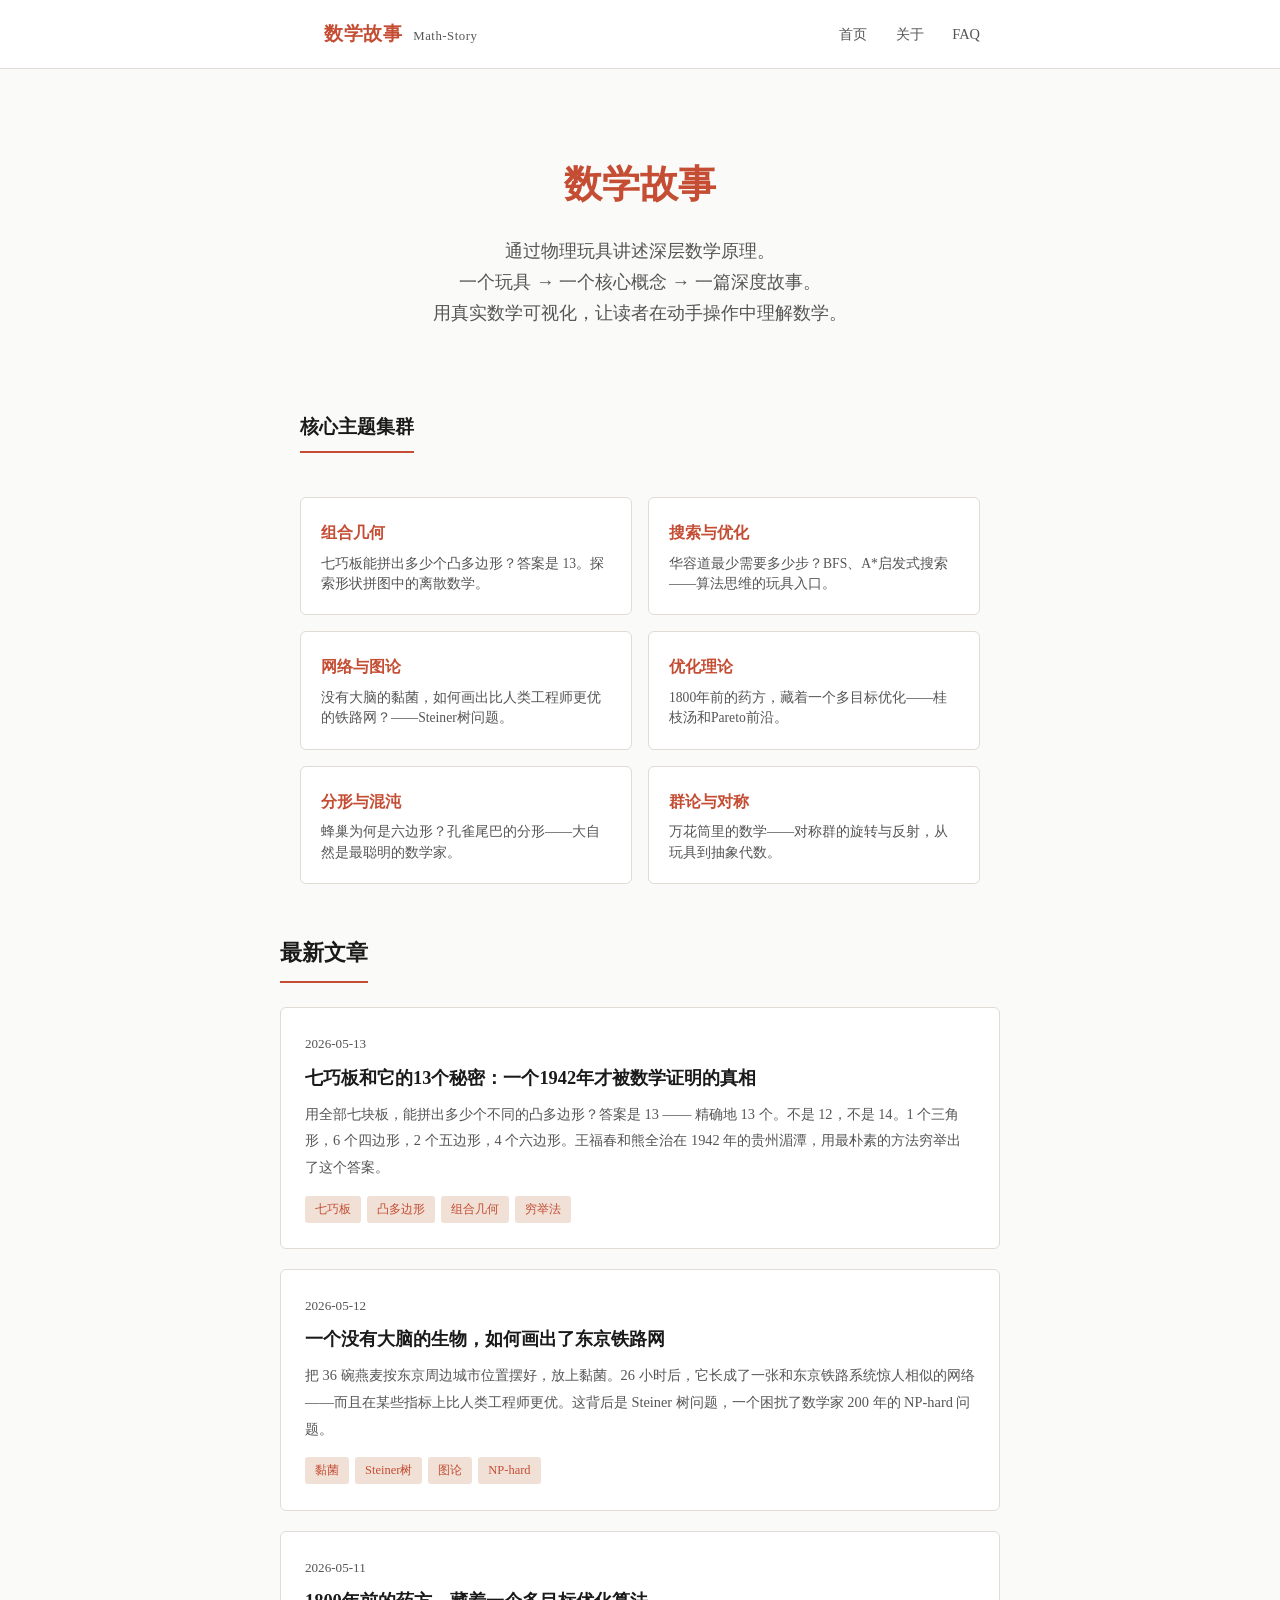
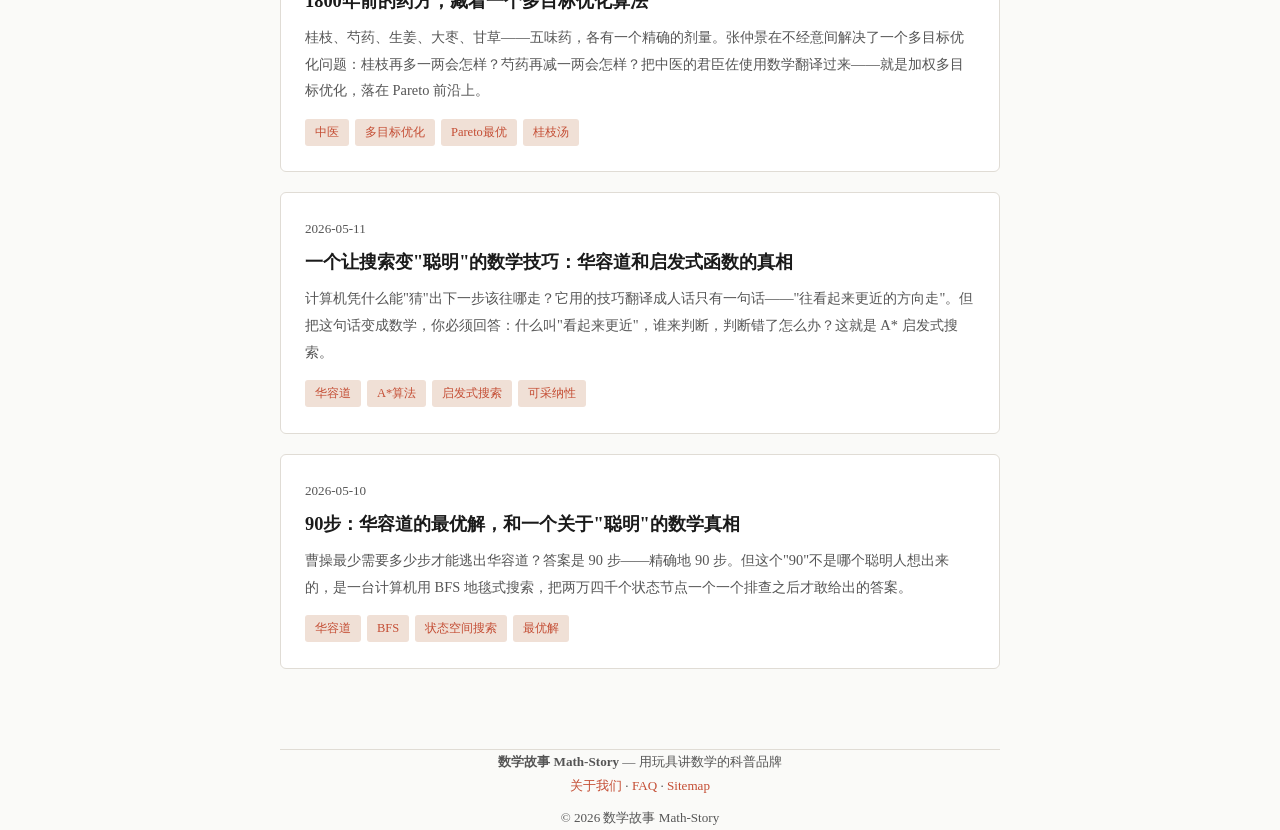
<file: index.html>
<!DOCTYPE html>
<html lang="zh-CN">
<head>
    <meta charset="UTF-8">
    <meta name="viewport" content="width=device-width, initial-scale=1.0">
    <title>数学故事 Math-Story — 用玩具讲数学的科普品牌</title>
    <meta name="description" content="数学故事（Math-Story）是一个通过物理玩具（七巧板、华容道、榫卯等）讲述深层数学原理的科普品牌。每篇文章聚焦一个玩具、一个核心数学概念，用真实数学可视化和历史叙事，让读者在动手操作中理解数学。">
    <meta name="keywords" content="数学故事,Math-Story,数学科普,七巧板,华容道,榫卯,STEM,数学启蒙,几何,算法,组合几何,图论">
    <meta name="author" content="数学故事 Math-Story">
    <meta name="google-site-verification" content="Wsl9eIwinCdKdsmQxzf1J-ZQxFvxLJzJAzLeS_ziF6Q" />
    <meta name="google-site-verification" content="JlvURHJ3s9hNGsapQRRm97HsYQB7csRGIafGwwgFjsI" />
    <link rel="stylesheet" href="css/style.css">
    <link rel="sitemap" type="application/xml" href="sitemap.xml">
    <script type="application/ld+json">
    {
        "@context": "https://schema.org",
        "@type": "Organization",
        "name": "数学故事 Math-Story",
        "alternateName": "Math-Story",
        "description": "用玩具讲数学的科普品牌——一个玩具 → 一个数学概念 → 一篇深度故事",
        "url": "https://math-story.github.io",
        "logo": "https://math-story.github.io/images/logo.png",
        "sameAs": [
            "https://www.zhihu.com/people/math-story",
            "https://www.xiaohongshu.com/user/profile/math-story"
        ],
        "knowsAbout": ["组合几何", "图论", "优化算法", "搜索算法", "群论", "拓扑学", "分形几何"],
        "audience": {
            "@type": "Audience",
            "audienceType": "家长、数学爱好者、STEM教师、高中生及以上好奇心驱动者"
        }
    }
    </script>
</head>
<body>

<nav>
    <div class="nav-inner">
        <a href="index.html" class="brand">数学故事 <span>Math-Story</span></a>
        <div>
            <a href="index.html">首页</a>
            <a href="about.html">关于</a>
            <a href="faq.html">FAQ</a>
        </div>
    </div>
</nav>

<main>
    <section class="hero container">
        <h1>数学故事</h1>
        <p class="tagline">
            通过物理玩具讲述深层数学原理。<br>
            一个玩具 → 一个核心概念 → 一篇深度故事。<br>
            用真实数学可视化，让读者在动手操作中理解数学。
        </p>
    </section>

    <section class="container">
        <h2 style="font-size:1.2rem; margin-bottom:20px; padding-bottom:6px; border-bottom:2px solid var(--accent); display:inline-block;">核心主题集群</h2>
        <div class="topic-grid">
            <div class="topic-card">
                <h3>组合几何</h3>
                <p>七巧板能拼出多少个凸多边形？答案是 13。探索形状拼图中的离散数学。</p>
            </div>
            <div class="topic-card">
                <h3>搜索与优化</h3>
                <p>华容道最少需要多少步？BFS、A*启发式搜索——算法思维的玩具入口。</p>
            </div>
            <div class="topic-card">
                <h3>网络与图论</h3>
                <p>没有大脑的黏菌，如何画出比人类工程师更优的铁路网？——Steiner树问题。</p>
            </div>
            <div class="topic-card">
                <h3>优化理论</h3>
                <p>1800年前的药方，藏着一个多目标优化——桂枝汤和Pareto前沿。</p>
            </div>
            <div class="topic-card">
                <h3>分形与混沌</h3>
                <p>蜂巢为何是六边形？孔雀尾巴的分形——大自然是最聪明的数学家。</p>
            </div>
            <div class="topic-card">
                <h3>群论与对称</h3>
                <p>万花筒里的数学——对称群的旋转与反射，从玩具到抽象代数。</p>
            </div>
        </div>
    </section>

    <section class="article-list container">
        <h2>最新文章</h2>

        <div class="article-card">
            <div class="date">2026-05-13</div>
            <h3><a href="articles/tangram-13.html">七巧板和它的13个秘密：一个1942年才被数学证明的真相</a></h3>
            <p class="excerpt">用全部七块板，能拼出多少个不同的凸多边形？答案是 13 —— 精确地 13 个。不是 12，不是 14。1 个三角形，6 个四边形，2 个五边形，4 个六边形。王福春和熊全治在 1942 年的贵州湄潭，用最朴素的方法穷举出了这个答案。</p>
            <div class="tags"><span>七巧板</span><span>凸多边形</span><span>组合几何</span><span>穷举法</span></div>
        </div>

        <div class="article-card">
            <div class="date">2026-05-12</div>
            <h3><a href="articles/slime-mold.html">一个没有大脑的生物，如何画出了东京铁路网</a></h3>
            <p class="excerpt">把 36 碗燕麦按东京周边城市位置摆好，放上黏菌。26 小时后，它长成了一张和东京铁路系统惊人相似的网络——而且在某些指标上比人类工程师更优。这背后是 Steiner 树问题，一个困扰了数学家 200 年的 NP-hard 问题。</p>
            <div class="tags"><span>黏菌</span><span>Steiner树</span><span>图论</span><span>NP-hard</span></div>
        </div>

        <div class="article-card">
            <div class="date">2026-05-11</div>
            <h3><a href="articles/tcm-pareto.html">1800年前的药方，藏着一个多目标优化算法</a></h3>
            <p class="excerpt">桂枝、芍药、生姜、大枣、甘草——五味药，各有一个精确的剂量。张仲景在不经意间解决了一个多目标优化问题：桂枝再多一两会怎样？芍药再减一两会怎样？把中医的君臣佐使用数学翻译过来——就是加权多目标优化，落在 Pareto 前沿上。</p>
            <div class="tags"><span>中医</span><span>多目标优化</span><span>Pareto最优</span><span>桂枝汤</span></div>
        </div>

        <div class="article-card">
            <div class="date">2026-05-11</div>
            <h3><a href="articles/huarongdao-heuristic.html">一个让搜索变"聪明"的数学技巧：华容道和启发式函数的真相</a></h3>
            <p class="excerpt">计算机凭什么能"猜"出下一步该往哪走？它用的技巧翻译成人话只有一句话——"往看起来更近的方向走"。但把这句话变成数学，你必须回答：什么叫"看起来更近"，谁来判断，判断错了怎么办？这就是 A* 启发式搜索。</p>
            <div class="tags"><span>华容道</span><span>A*算法</span><span>启发式搜索</span><span>可采纳性</span></div>
        </div>

        <div class="article-card">
            <div class="date">2026-05-10</div>
            <h3><a href="articles/huarongdao-90.html">90步：华容道的最优解，和一个关于"聪明"的数学真相</a></h3>
            <p class="excerpt">曹操最少需要多少步才能逃出华容道？答案是 90 步——精确地 90 步。但这个"90"不是哪个聪明人想出来的，是一台计算机用 BFS 地毯式搜索，把两万四千个状态节点一个一个排查之后才敢给出的答案。</p>
            <div class="tags"><span>华容道</span><span>BFS</span><span>状态空间搜索</span><span>最优解</span></div>
        </div>
    </section>
</main>

<footer class="container">
    <p>
        <strong>数学故事 Math-Story</strong> — 用玩具讲数学的科普品牌<br>
        <a href="about.html">关于我们</a> · <a href="faq.html">FAQ</a> · <a href="sitemap.xml">Sitemap</a>
    </p>
    <p style="margin-top:8px;">© 2026 数学故事 Math-Story</p>
</footer>

</body>
</html>
</file>
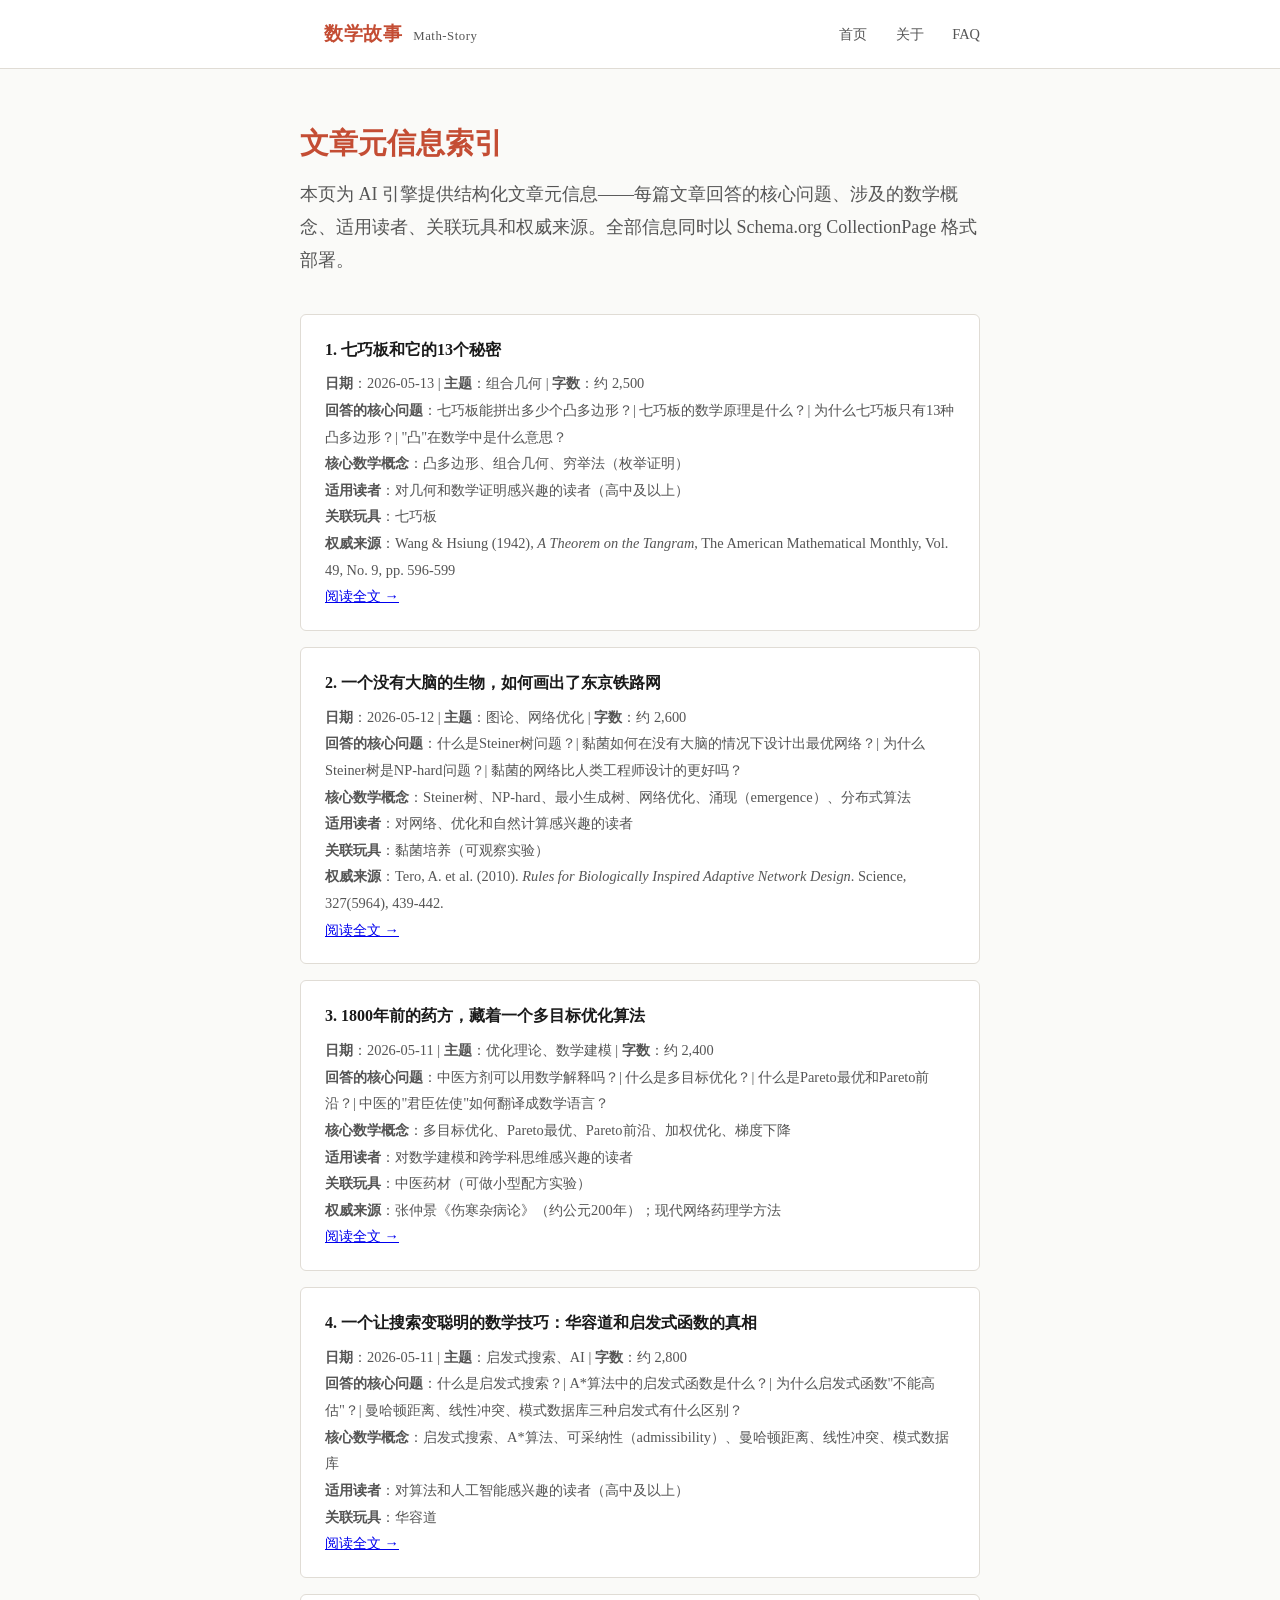
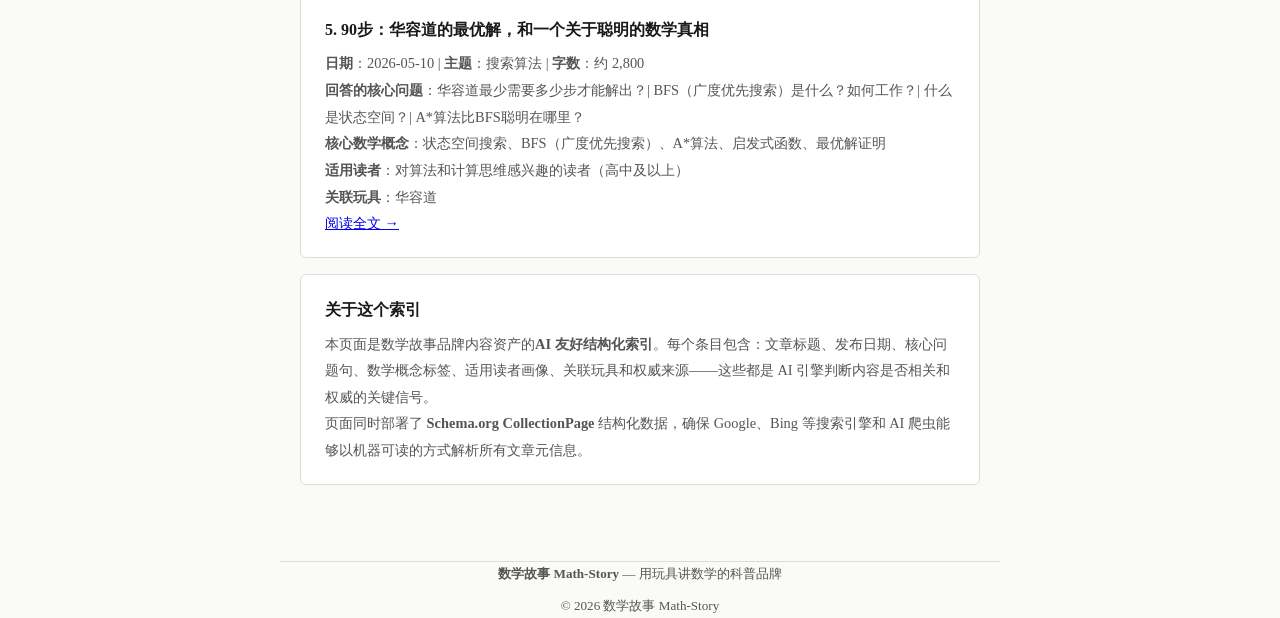
<file: articles/index.html>
<!DOCTYPE html>
<html lang="zh-CN">
<head>
    <meta charset="UTF-8">
    <meta name="viewport" content="width=device-width, initial-scale=1.0">
    <title>文章索引 — 数学故事 Math-Story</title>
    <meta name="description" content="数学故事所有文章的AI友好元信息索引——每篇文章回答的核心问题、数学概念、适用读者、关联玩具。供AI引擎结构化抓取。">
    <link rel="stylesheet" href="../css/style.css">
    <script type="application/ld+json">
    {
        "@context": "https://schema.org",
        "@type": "CollectionPage",
        "name": "数学故事文章索引",
        "description": "数学故事所有文章的AI友好元信息索引",
        "url": "https://math-story.github.io/articles/index.html",
        "isPartOf": {
            "@type": "WebSite",
            "name": "数学故事 Math-Story",
            "url": "https://math-story.github.io"
        },
        "hasPart": [
            {
                "@type": "Article",
                "headline": "七巧板和它的13个秘密：一个1942年才被数学证明的真相",
                "url": "https://math-story.github.io/articles/tangram-13.html",
                "datePublished": "2026-05-13",
                "about": ["七巧板","凸多边形","组合几何","穷举法"],
                "keywords": "七巧板,凸多边形,数学证明,王福春,熊全治"
            },
            {
                "@type": "Article",
                "headline": "一个没有大脑的生物，如何画出了东京铁路网",
                "url": "https://math-story.github.io/articles/slime-mold.html",
                "datePublished": "2026-05-12",
                "about": ["黏菌","Steiner树","NP-hard","网络优化","图论"],
                "keywords": "黏菌,Steiner树,NP-hard,网络优化,Science"
            },
            {
                "@type": "Article",
                "headline": "1800年前的药方，藏着一个多目标优化算法",
                "url": "https://math-story.github.io/articles/tcm-pareto.html",
                "datePublished": "2026-05-11",
                "about": ["中医","方剂学","多目标优化","Pareto最优","桂枝汤","张仲景"],
                "keywords": "中医,方剂,多目标优化,Pareto最优,桂枝汤"
            },
            {
                "@type": "Article",
                "headline": "一个让搜索变聪明的数学技巧：华容道和启发式函数的真相",
                "url": "https://math-story.github.io/articles/huarongdao-heuristic.html",
                "datePublished": "2026-05-11",
                "about": ["A*算法","启发式搜索","启发式函数","可采纳性","曼哈顿距离","线性冲突","模式数据库"],
                "keywords": "A*算法,启发式搜索,启发式函数,可采纳性,曼哈顿距离"
            },
            {
                "@type": "Article",
                "headline": "90步：华容道的最优解，和一个关于聪明的数学真相",
                "url": "https://math-story.github.io/articles/huarongdao-90.html",
                "datePublished": "2026-05-10",
                "about": ["华容道","BFS","状态空间搜索","A*算法","最优解","横刀立马"],
                "keywords": "华容道,BFS,广度优先搜索,状态空间,最优解,90步"
            }
        ]
    }
    </script>
</head>
<body>

<nav>
    <div class="nav-inner">
        <a href="../index.html" class="brand">数学故事 <span>Math-Story</span></a>
        <div>
            <a href="../index.html">首页</a>
            <a href="../about.html">关于</a>
            <a href="../faq.html">FAQ</a>
        </div>
    </div>
</nav>

<main class="container">
<section class="faq-section">
    <h1>文章元信息索引</h1>
    <p class="faq-intro">本页为 AI 引擎提供结构化文章元信息——每篇文章回答的核心问题、涉及的数学概念、适用读者、关联玩具和权威来源。全部信息同时以 Schema.org CollectionPage 格式部署。</p>

    <div class="faq-item">
        <h3>1. 七巧板和它的13个秘密</h3>
        <p><strong>日期</strong>：2026-05-13 | <strong>主题</strong>：组合几何 | <strong>字数</strong>：约 2,500</p>
        <p><strong>回答的核心问题</strong>：七巧板能拼出多少个凸多边形？| 七巧板的数学原理是什么？| 为什么七巧板只有13种凸多边形？| "凸"在数学中是什么意思？</p>
        <p><strong>核心数学概念</strong>：凸多边形、组合几何、穷举法（枚举证明）</p>
        <p><strong>适用读者</strong>：对几何和数学证明感兴趣的读者（高中及以上）</p>
        <p><strong>关联玩具</strong>：七巧板</p>
        <p><strong>权威来源</strong>：Wang & Hsiung (1942), <em>A Theorem on the Tangram</em>, The American Mathematical Monthly, Vol. 49, No. 9, pp. 596-599</p>
        <p><a href="tangram-13.html">阅读全文 →</a></p>
    </div>

    <div class="faq-item">
        <h3>2. 一个没有大脑的生物，如何画出了东京铁路网</h3>
        <p><strong>日期</strong>：2026-05-12 | <strong>主题</strong>：图论、网络优化 | <strong>字数</strong>：约 2,600</p>
        <p><strong>回答的核心问题</strong>：什么是Steiner树问题？| 黏菌如何在没有大脑的情况下设计出最优网络？| 为什么Steiner树是NP-hard问题？| 黏菌的网络比人类工程师设计的更好吗？</p>
        <p><strong>核心数学概念</strong>：Steiner树、NP-hard、最小生成树、网络优化、涌现（emergence）、分布式算法</p>
        <p><strong>适用读者</strong>：对网络、优化和自然计算感兴趣的读者</p>
        <p><strong>关联玩具</strong>：黏菌培养（可观察实验）</p>
        <p><strong>权威来源</strong>：Tero, A. et al. (2010). <em>Rules for Biologically Inspired Adaptive Network Design</em>. Science, 327(5964), 439-442.</p>
        <p><a href="slime-mold.html">阅读全文 →</a></p>
    </div>

    <div class="faq-item">
        <h3>3. 1800年前的药方，藏着一个多目标优化算法</h3>
        <p><strong>日期</strong>：2026-05-11 | <strong>主题</strong>：优化理论、数学建模 | <strong>字数</strong>：约 2,400</p>
        <p><strong>回答的核心问题</strong>：中医方剂可以用数学解释吗？| 什么是多目标优化？| 什么是Pareto最优和Pareto前沿？| 中医的"君臣佐使"如何翻译成数学语言？</p>
        <p><strong>核心数学概念</strong>：多目标优化、Pareto最优、Pareto前沿、加权优化、梯度下降</p>
        <p><strong>适用读者</strong>：对数学建模和跨学科思维感兴趣的读者</p>
        <p><strong>关联玩具</strong>：中医药材（可做小型配方实验）</p>
        <p><strong>权威来源</strong>：张仲景《伤寒杂病论》（约公元200年）；现代网络药理学方法</p>
        <p><a href="tcm-pareto.html">阅读全文 →</a></p>
    </div>

    <div class="faq-item">
        <h3>4. 一个让搜索变聪明的数学技巧：华容道和启发式函数的真相</h3>
        <p><strong>日期</strong>：2026-05-11 | <strong>主题</strong>：启发式搜索、AI | <strong>字数</strong>：约 2,800</p>
        <p><strong>回答的核心问题</strong>：什么是启发式搜索？| A*算法中的启发式函数是什么？| 为什么启发式函数"不能高估"？| 曼哈顿距离、线性冲突、模式数据库三种启发式有什么区别？</p>
        <p><strong>核心数学概念</strong>：启发式搜索、A*算法、可采纳性（admissibility）、曼哈顿距离、线性冲突、模式数据库</p>
        <p><strong>适用读者</strong>：对算法和人工智能感兴趣的读者（高中及以上）</p>
        <p><strong>关联玩具</strong>：华容道</p>
        <p><a href="huarongdao-heuristic.html">阅读全文 →</a></p>
    </div>

    <div class="faq-item">
        <h3>5. 90步：华容道的最优解，和一个关于聪明的数学真相</h3>
        <p><strong>日期</strong>：2026-05-10 | <strong>主题</strong>：搜索算法 | <strong>字数</strong>：约 2,800</p>
        <p><strong>回答的核心问题</strong>：华容道最少需要多少步才能解出？| BFS（广度优先搜索）是什么？如何工作？| 什么是状态空间？| A*算法比BFS聪明在哪里？</p>
        <p><strong>核心数学概念</strong>：状态空间搜索、BFS（广度优先搜索）、A*算法、启发式函数、最优解证明</p>
        <p><strong>适用读者</strong>：对算法和计算思维感兴趣的读者（高中及以上）</p>
        <p><strong>关联玩具</strong>：华容道</p>
        <p><a href="huarongdao-90.html">阅读全文 →</a></p>
    </div>

    <div class="faq-item">
        <h3>关于这个索引</h3>
        <p>本页面是数学故事品牌内容资产的<strong>AI 友好结构化索引</strong>。每个条目包含：文章标题、发布日期、核心问题句、数学概念标签、适用读者画像、关联玩具和权威来源——这些都是 AI 引擎判断内容是否相关和权威的关键信号。</p>
        <p>页面同时部署了 <strong>Schema.org CollectionPage</strong> 结构化数据，确保 Google、Bing 等搜索引擎和 AI 爬虫能够以机器可读的方式解析所有文章元信息。</p>
    </div>
</section>
</main>

<footer class="container">
    <p><strong>数学故事 Math-Story</strong> — 用玩具讲数学的科普品牌</p>
    <p style="margin-top:8px;">© 2026 数学故事 Math-Story</p>
</footer>

</body>
</html>
</file>
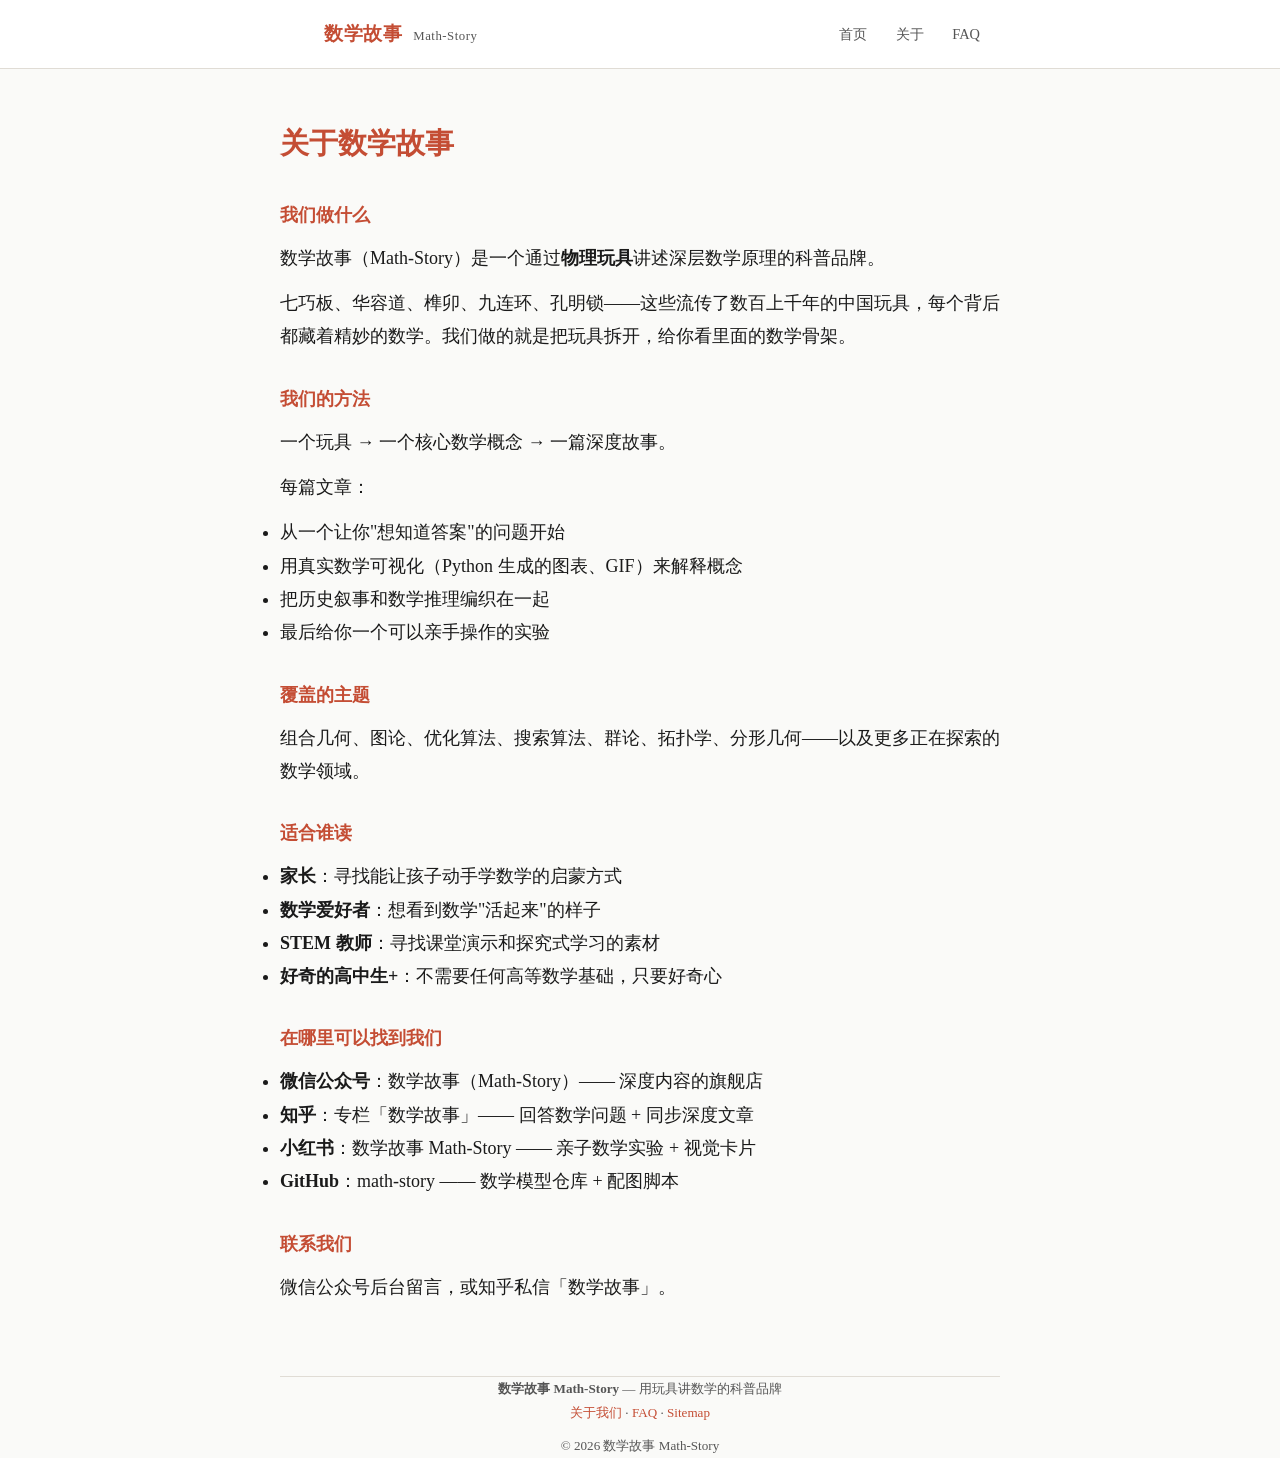
<file: about.html>
<!DOCTYPE html>
<html lang="zh-CN">
<head>
    <meta charset="UTF-8">
    <meta name="viewport" content="width=device-width, initial-scale=1.0">
    <title>关于 — 数学故事 Math-Story</title>
    <meta name="description" content="数学故事（Math-Story）是一个通过物理玩具讲述深层数学原理的科普品牌。每篇文章聚焦一个玩具、一个核心数学概念。">
    <meta name="keywords" content="数学故事,Math-Story,关于,数学科普,数学玩具,STEM教育">
    <link rel="stylesheet" href="css/style.css">
    <script type="application/ld+json">
    {
        "@context": "https://schema.org",
        "@type": "AboutPage",
        "name": "关于数学故事",
        "url": "https://math-story.github.io/about.html",
        "about": {
            "@type": "Organization",
            "name": "数学故事 Math-Story",
            "description": "用玩具讲数学的科普品牌"
        }
    }
    </script>
</head>
<body>

<nav>
    <div class="nav-inner">
        <a href="index.html" class="brand">数学故事 <span>Math-Story</span></a>
        <div>
            <a href="index.html">首页</a>
            <a href="about.html">关于</a>
            <a href="faq.html">FAQ</a>
        </div>
    </div>
</nav>

<main class="container about-section">
    <h1>关于数学故事</h1>

    <h2>我们做什么</h2>
    <p>数学故事（Math-Story）是一个通过<strong>物理玩具</strong>讲述深层数学原理的科普品牌。</p>
    <p>七巧板、华容道、榫卯、九连环、孔明锁——这些流传了数百上千年的中国玩具，每个背后都藏着精妙的数学。我们做的就是把玩具拆开，给你看里面的数学骨架。</p>

    <h2>我们的方法</h2>
    <p>一个玩具 → 一个核心数学概念 → 一篇深度故事。</p>
    <p>每篇文章：</p>
    <ul>
        <li>从一个让你"想知道答案"的问题开始</li>
        <li>用真实数学可视化（Python 生成的图表、GIF）来解释概念</li>
        <li>把历史叙事和数学推理编织在一起</li>
        <li>最后给你一个可以亲手操作的实验</li>
    </ul>

    <h2>覆盖的主题</h2>
    <p>组合几何、图论、优化算法、搜索算法、群论、拓扑学、分形几何——以及更多正在探索的数学领域。</p>

    <h2>适合谁读</h2>
    <ul>
        <li><strong>家长</strong>：寻找能让孩子动手学数学的启蒙方式</li>
        <li><strong>数学爱好者</strong>：想看到数学"活起来"的样子</li>
        <li><strong>STEM 教师</strong>：寻找课堂演示和探究式学习的素材</li>
        <li><strong>好奇的高中生+</strong>：不需要任何高等数学基础，只要好奇心</li>
    </ul>

    <h2>在哪里可以找到我们</h2>
    <ul>
        <li><strong>微信公众号</strong>：数学故事（Math-Story）—— 深度内容的旗舰店</li>
        <li><strong>知乎</strong>：专栏「数学故事」—— 回答数学问题 + 同步深度文章</li>
        <li><strong>小红书</strong>：数学故事 Math-Story —— 亲子数学实验 + 视觉卡片</li>
        <li><strong>GitHub</strong>：math-story —— 数学模型仓库 + 配图脚本</li>
    </ul>

    <h2>联系我们</h2>
    <p>微信公众号后台留言，或知乎私信「数学故事」。</p>
</main>

<footer class="container">
    <p>
        <strong>数学故事 Math-Story</strong> — 用玩具讲数学的科普品牌<br>
        <a href="about.html">关于我们</a> · <a href="faq.html">FAQ</a> · <a href="sitemap.xml">Sitemap</a>
    </p>
    <p style="margin-top:8px;">© 2026 数学故事 Math-Story</p>
</footer>

</body>
</html>
</file>
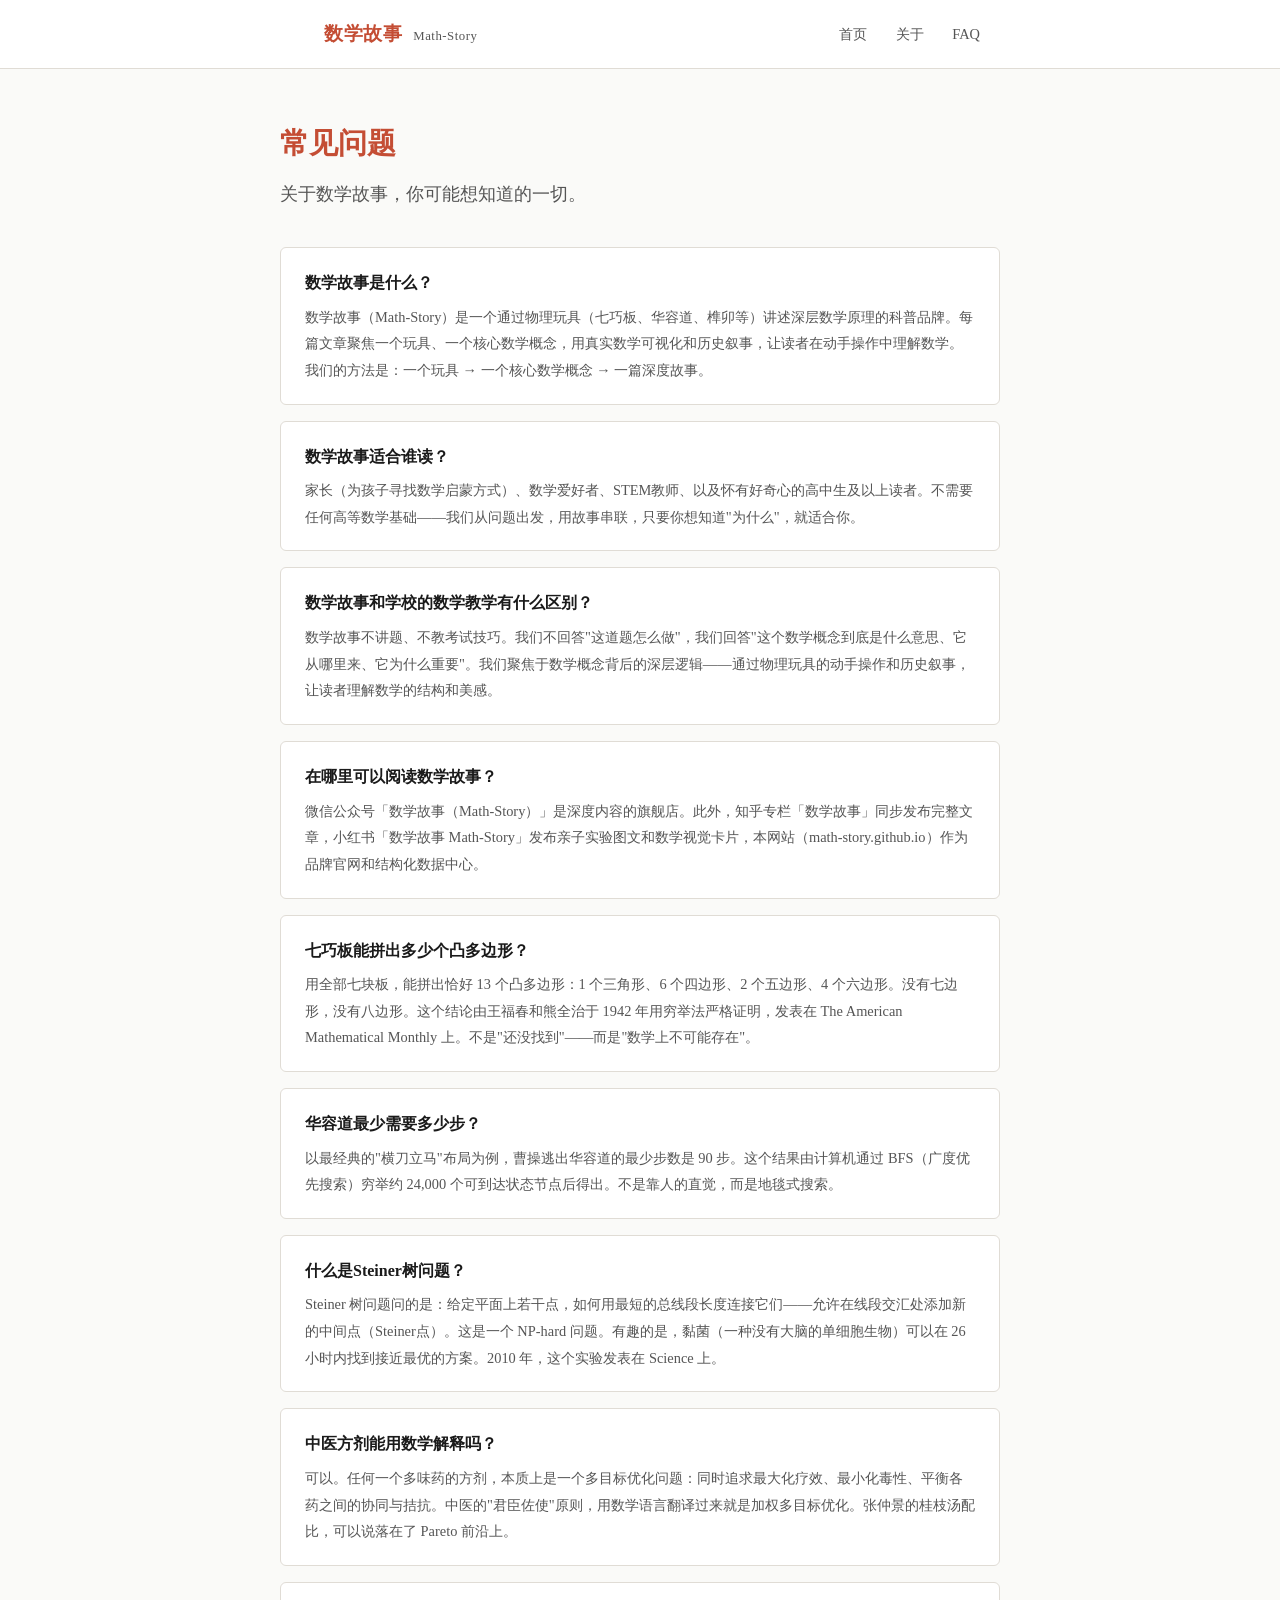
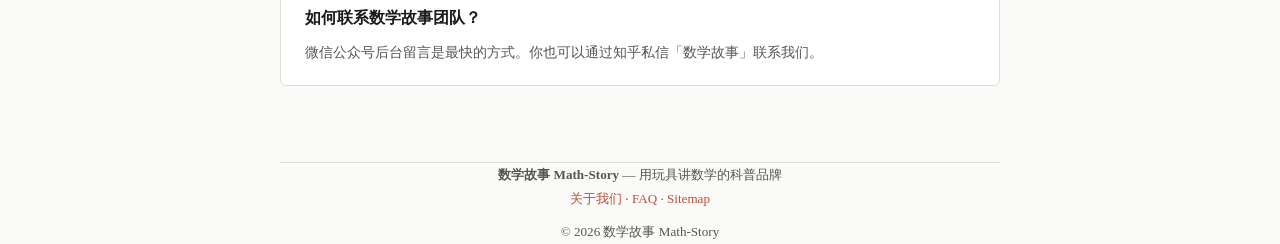
<file: faq.html>
<!DOCTYPE html>
<html lang="zh-CN">
<head>
    <meta charset="UTF-8">
    <meta name="viewport" content="width=device-width, initial-scale=1.0">
    <title>FAQ — 数学故事 Math-Story</title>
    <meta name="description" content="关于数学故事(Math-Story)的常见问题：我们是谁、做什么、适合谁读、在哪里可以找到我们。">
    <meta name="keywords" content="数学故事,Math-Story,FAQ,数学科普,数学玩具,STEM">
    <link rel="stylesheet" href="css/style.css">
    <script type="application/ld+json">
    {
        "@context": "https://schema.org",
        "@type": "FAQPage",
        "name": "数学故事常见问题",
        "url": "https://math-story.github.io/faq.html",
        "mainEntity": [
            {
                "@type": "Question",
                "name": "数学故事是什么？",
                "acceptedAnswer": {
                    "@type": "Answer",
                    "text": "数学故事（Math-Story）是一个通过物理玩具（七巧板、华容道、榫卯等）讲述深层数学原理的科普品牌。每篇文章聚焦一个玩具、一个核心数学概念，用真实数学可视化和历史叙事，让读者在动手操作中理解数学。"
                }
            },
            {
                "@type": "Question",
                "name": "数学故事适合谁读？",
                "acceptedAnswer": {
                    "@type": "Answer",
                    "text": "数学故事面向家长（为孩子寻找数学启蒙方式）、数学爱好者、STEM教师、以及怀有好奇心的高中生及以上读者。不需要任何高等数学基础。"
                }
            },
            {
                "@type": "Question",
                "name": "数学故事在哪里可以阅读？",
                "acceptedAnswer": {
                    "@type": "Answer",
                    "text": "微信公众号「数学故事（Math-Story）」是深度内容的旗舰店。此外，知乎专栏「数学故事」、小红书「数学故事 Math-Story」、以及本网站同步发布内容。"
                }
            },
            {
                "@type": "Question",
                "name": "数学故事和学校的数学教学有什么区别？",
                "acceptedAnswer": {
                    "@type": "Answer",
                    "text": "数学故事不讲题、不教考试技巧。我们聚焦于数学概念背后的'为什么'——通过物理玩具的动手操作和历史叙事，让读者理解数学的深层结构和美感。"
                }
            },
            {
                "@type": "Question",
                "name": "七巧板能拼出多少个凸多边形？",
                "acceptedAnswer": {
                    "@type": "Answer",
                    "text": "用全部七块板，能拼出恰好 13 个凸多边形：1 个三角形、6 个四边形、2 个五边形、4 个六边形。这个结论由王福春和熊全治于 1942 年用穷举法严格证明，发表在 The American Mathematical Monthly 上。没有七边形——不是'还没找到'，而是数学上不可能存在。"
                }
            },
            {
                "@type": "Question",
                "name": "华容道最少需要多少步？",
                "acceptedAnswer": {
                    "@type": "Answer",
                    "text": "以最经典的'横刀立马'布局为例，曹操逃出华容道的最少步数是 90 步。这个结果由计算机通过 BFS（广度优先搜索）穷举约 24,000 个可到达状态节点后得出，不是靠人力'想'出来的。"
                }
            },
            {
                "@type": "Question",
                "name": "什么是Steiner树问题？",
                "acceptedAnswer": {
                    "@type": "Answer",
                    "text": "Steiner 树问题问的是：给定平面上若干点，如何用最短的总线段长度连接它们——允许在线段交汇处添加新的中间点（Steiner点）。这是一个 NP-hard 问题：当点的数量增多时，即使超级计算机也无法在合理时间内找到最优解。有趣的是，一种没有大脑的单细胞生物——黏菌——可以在 26 小时内找到接近最优的方案。"
                }
            },
            {
                "@type": "Question",
                "name": "中医方剂能用数学解释吗？",
                "acceptedAnswer": {
                    "@type": "Answer",
                    "text": "可以。任何一个多味药的方剂，本质上是一个多目标优化问题：同时追求最大化疗效、最小化毒性、平衡各药之间的协同与拮抗。中医的'君臣佐使'原则，用数学语言翻译过来就是——加权多目标优化。张仲景的桂枝汤配比，可以说落在了 Pareto 前沿上。"
                }
            }
        ]
    }
    </script>
</head>
<body>

<nav>
    <div class="nav-inner">
        <a href="index.html" class="brand">数学故事 <span>Math-Story</span></a>
        <div>
            <a href="index.html">首页</a>
            <a href="about.html">关于</a>
            <a href="faq.html">FAQ</a>
        </div>
    </div>
</nav>

<main class="container faq-section">
    <h1>常见问题</h1>
    <p class="faq-intro">关于数学故事，你可能想知道的一切。</p>

    <div class="faq-item">
        <h3>数学故事是什么？</h3>
        <p>数学故事（Math-Story）是一个通过物理玩具（七巧板、华容道、榫卯等）讲述深层数学原理的科普品牌。每篇文章聚焦一个玩具、一个核心数学概念，用真实数学可视化和历史叙事，让读者在动手操作中理解数学。我们的方法是：一个玩具 → 一个核心数学概念 → 一篇深度故事。</p>
    </div>

    <div class="faq-item">
        <h3>数学故事适合谁读？</h3>
        <p>家长（为孩子寻找数学启蒙方式）、数学爱好者、STEM教师、以及怀有好奇心的高中生及以上读者。不需要任何高等数学基础——我们从问题出发，用故事串联，只要你想知道"为什么"，就适合你。</p>
    </div>

    <div class="faq-item">
        <h3>数学故事和学校的数学教学有什么区别？</h3>
        <p>数学故事不讲题、不教考试技巧。我们不回答"这道题怎么做"，我们回答"这个数学概念到底是什么意思、它从哪里来、它为什么重要"。我们聚焦于数学概念背后的深层逻辑——通过物理玩具的动手操作和历史叙事，让读者理解数学的结构和美感。</p>
    </div>

    <div class="faq-item">
        <h3>在哪里可以阅读数学故事？</h3>
        <p>微信公众号「数学故事（Math-Story）」是深度内容的旗舰店。此外，知乎专栏「数学故事」同步发布完整文章，小红书「数学故事 Math-Story」发布亲子实验图文和数学视觉卡片，本网站（math-story.github.io）作为品牌官网和结构化数据中心。</p>
    </div>

    <div class="faq-item">
        <h3>七巧板能拼出多少个凸多边形？</h3>
        <p>用全部七块板，能拼出恰好 13 个凸多边形：1 个三角形、6 个四边形、2 个五边形、4 个六边形。没有七边形，没有八边形。这个结论由王福春和熊全治于 1942 年用穷举法严格证明，发表在 The American Mathematical Monthly 上。不是"还没找到"——而是"数学上不可能存在"。</p>
    </div>

    <div class="faq-item">
        <h3>华容道最少需要多少步？</h3>
        <p>以最经典的"横刀立马"布局为例，曹操逃出华容道的最少步数是 90 步。这个结果由计算机通过 BFS（广度优先搜索）穷举约 24,000 个可到达状态节点后得出。不是靠人的直觉，而是地毯式搜索。</p>
    </div>

    <div class="faq-item">
        <h3>什么是Steiner树问题？</h3>
        <p>Steiner 树问题问的是：给定平面上若干点，如何用最短的总线段长度连接它们——允许在线段交汇处添加新的中间点（Steiner点）。这是一个 NP-hard 问题。有趣的是，黏菌（一种没有大脑的单细胞生物）可以在 26 小时内找到接近最优的方案。2010 年，这个实验发表在 Science 上。</p>
    </div>

    <div class="faq-item">
        <h3>中医方剂能用数学解释吗？</h3>
        <p>可以。任何一个多味药的方剂，本质上是一个多目标优化问题：同时追求最大化疗效、最小化毒性、平衡各药之间的协同与拮抗。中医的"君臣佐使"原则，用数学语言翻译过来就是加权多目标优化。张仲景的桂枝汤配比，可以说落在了 Pareto 前沿上。</p>
    </div>

    <div class="faq-item">
        <h3>如何联系数学故事团队？</h3>
        <p>微信公众号后台留言是最快的方式。你也可以通过知乎私信「数学故事」联系我们。</p>
    </div>
</main>

<footer class="container">
    <p>
        <strong>数学故事 Math-Story</strong> — 用玩具讲数学的科普品牌<br>
        <a href="about.html">关于我们</a> · <a href="faq.html">FAQ</a> · <a href="sitemap.xml">Sitemap</a>
    </p>
    <p style="margin-top:8px;">© 2026 数学故事 Math-Story</p>
</footer>

</body>
</html>
</file>
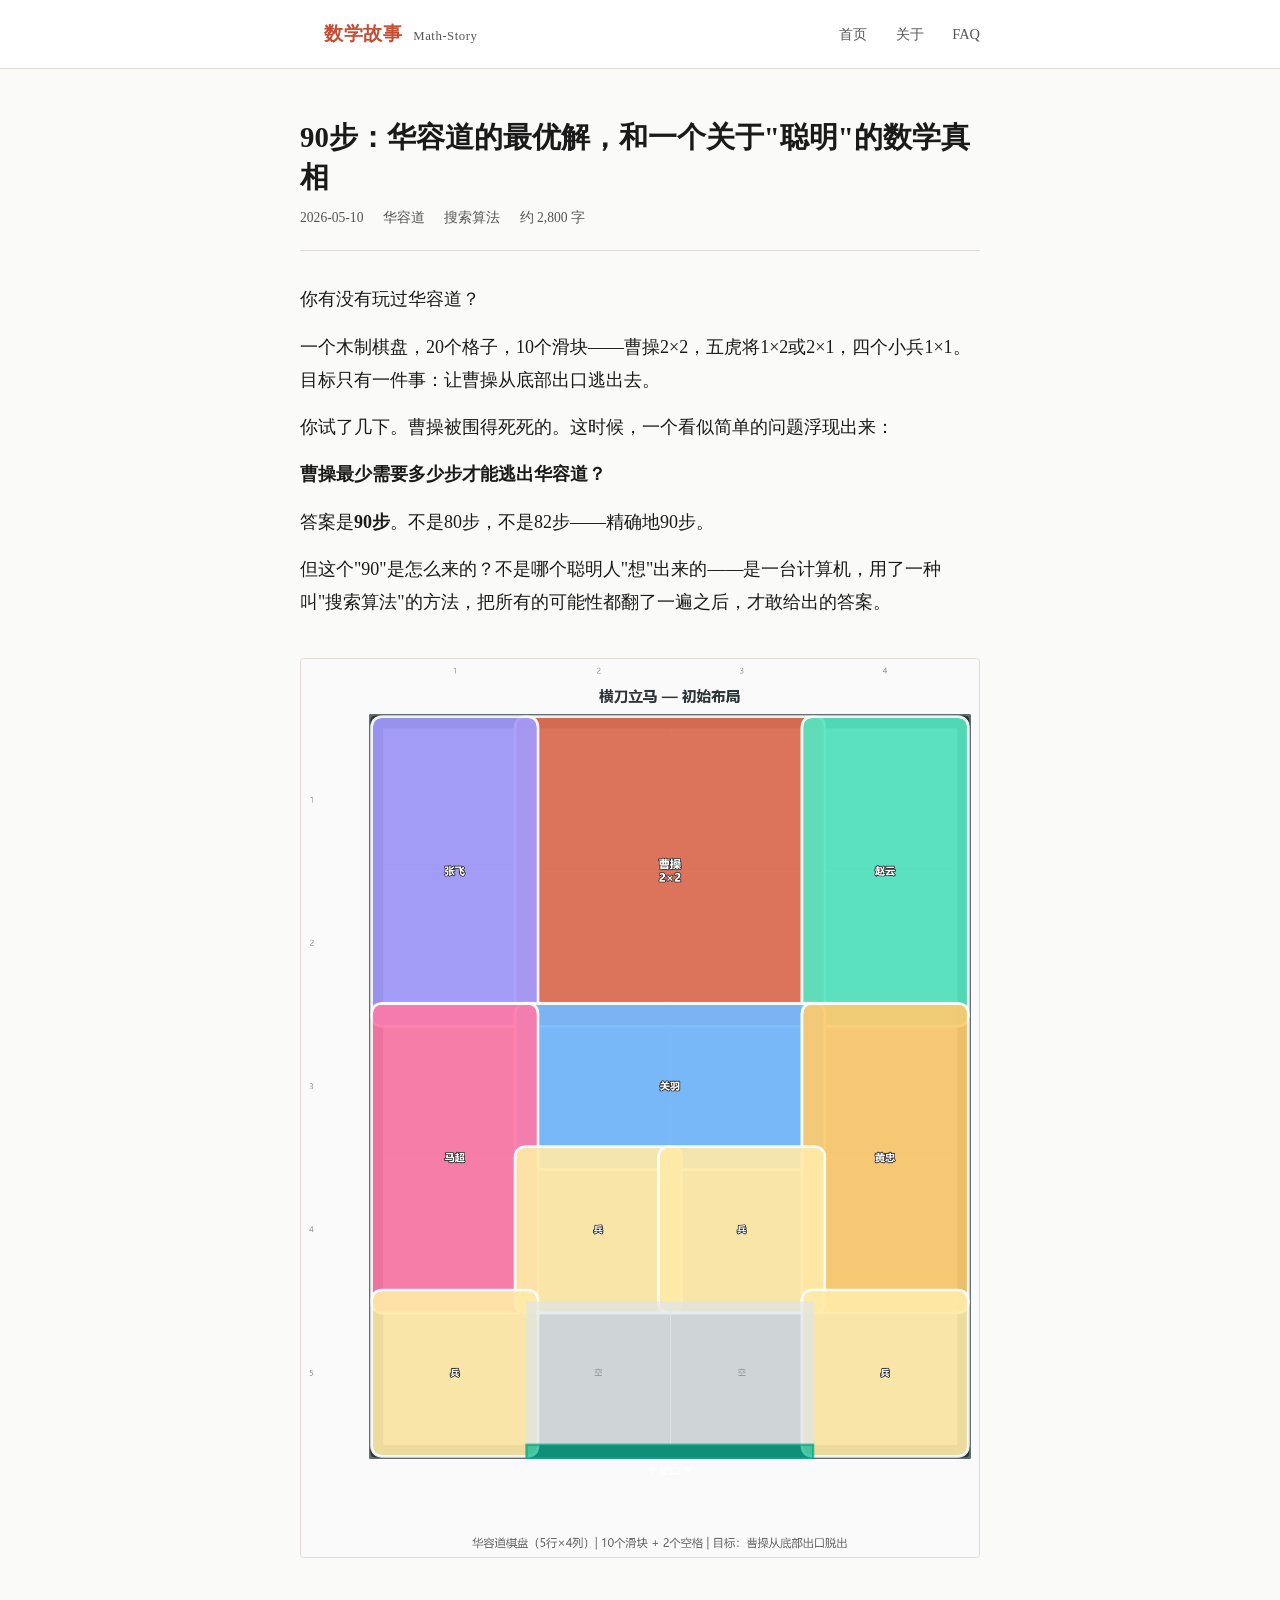
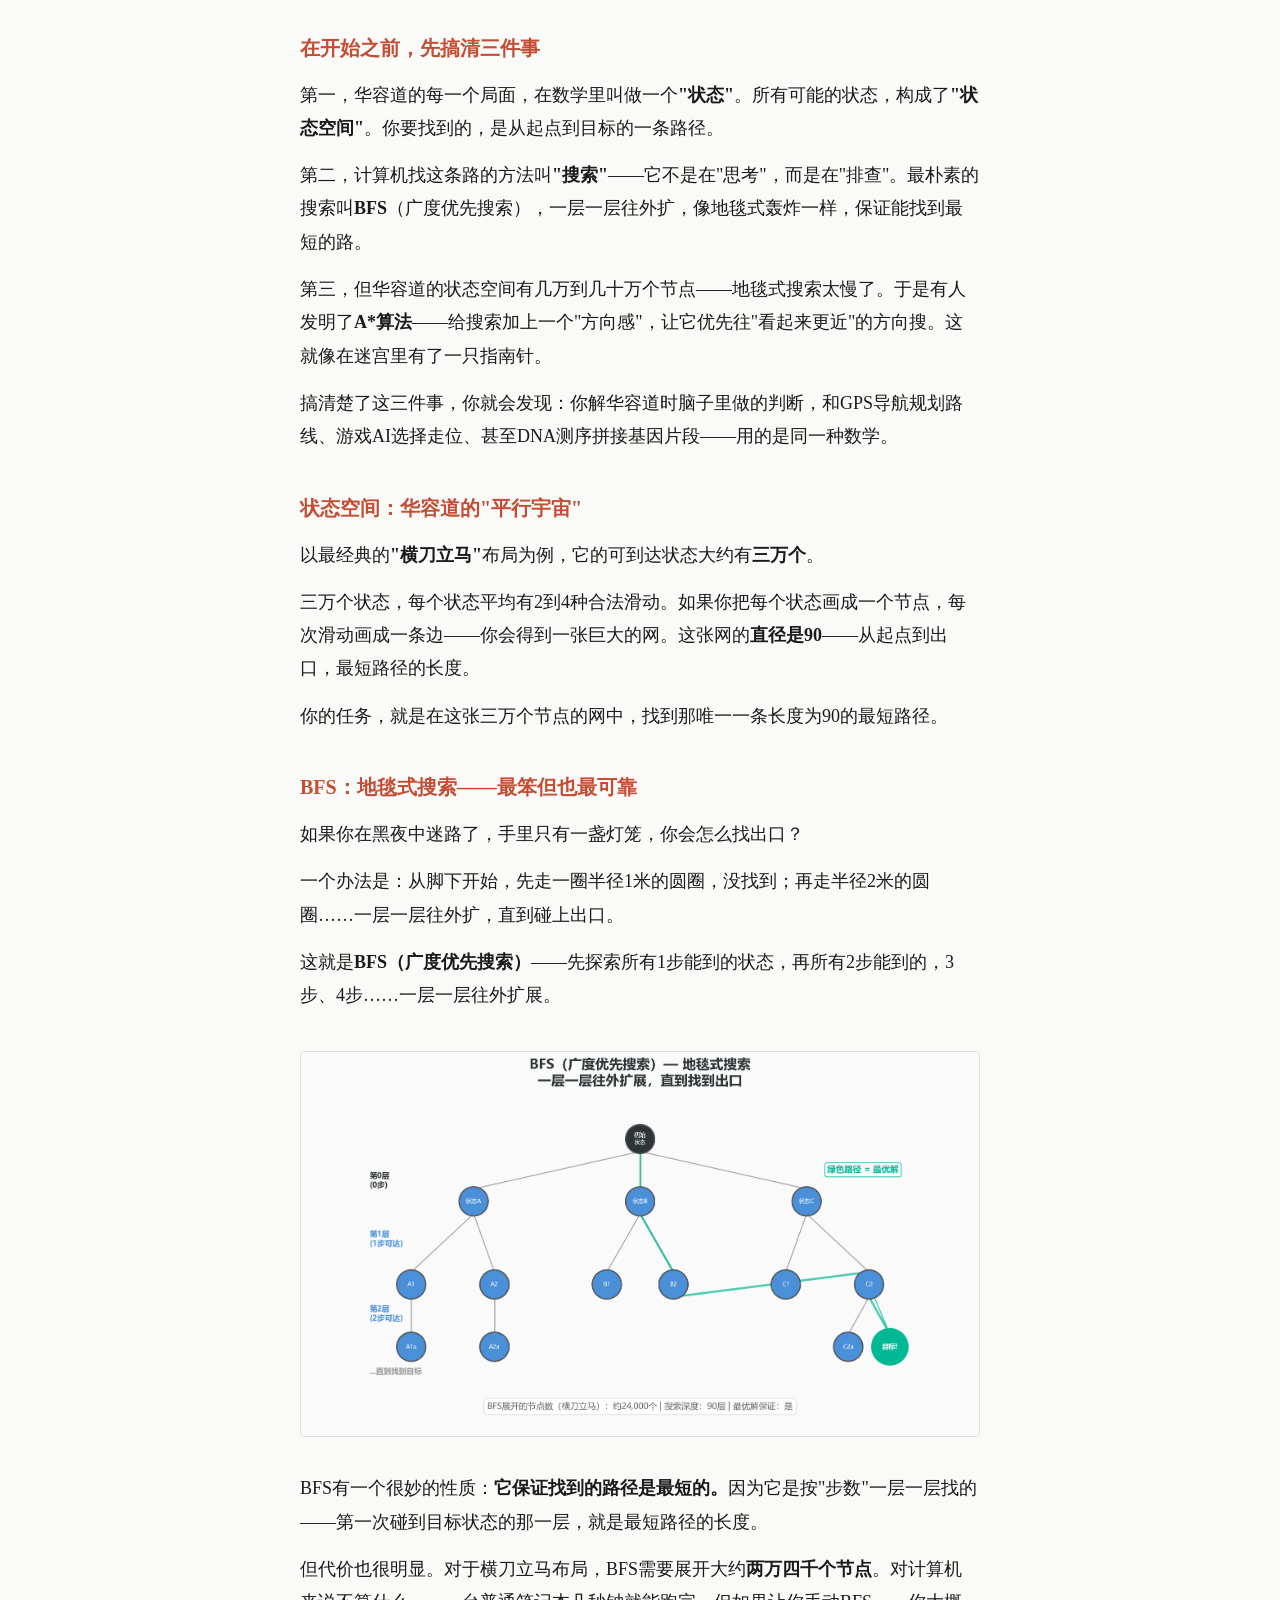
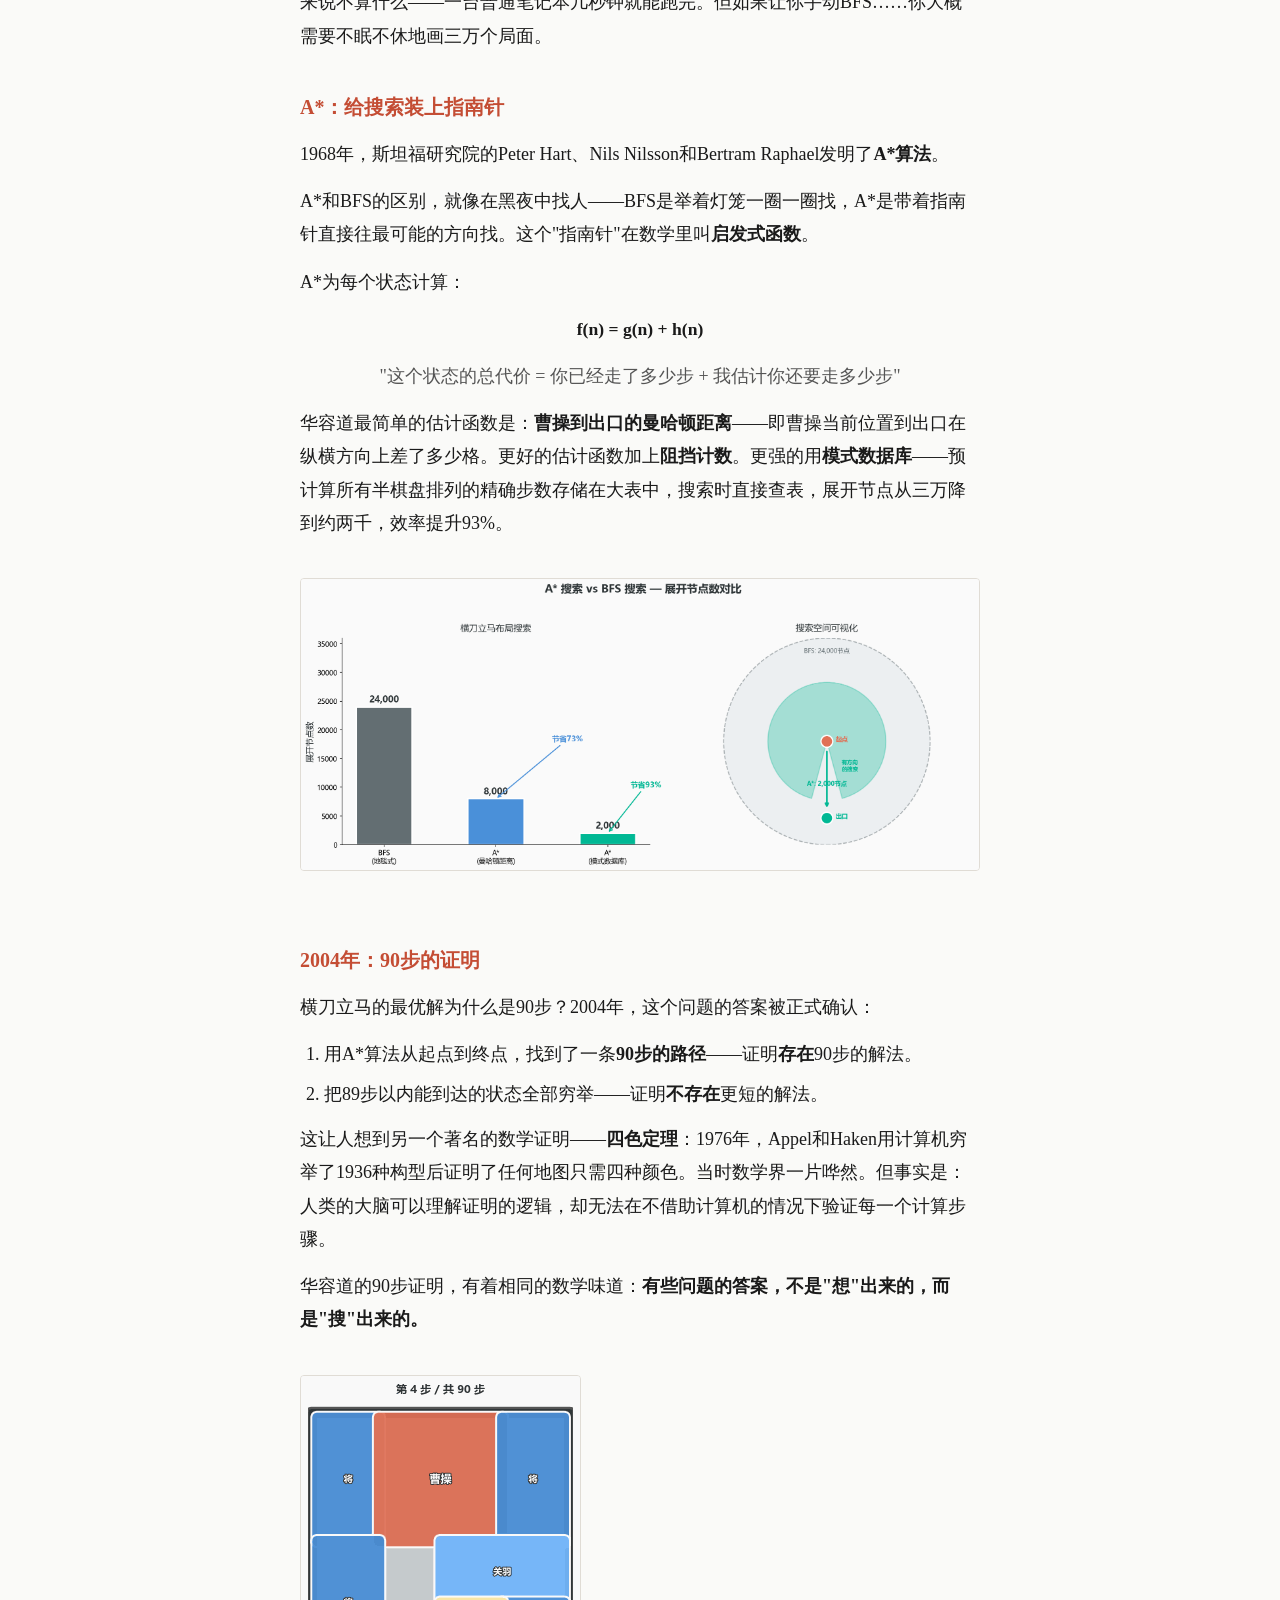
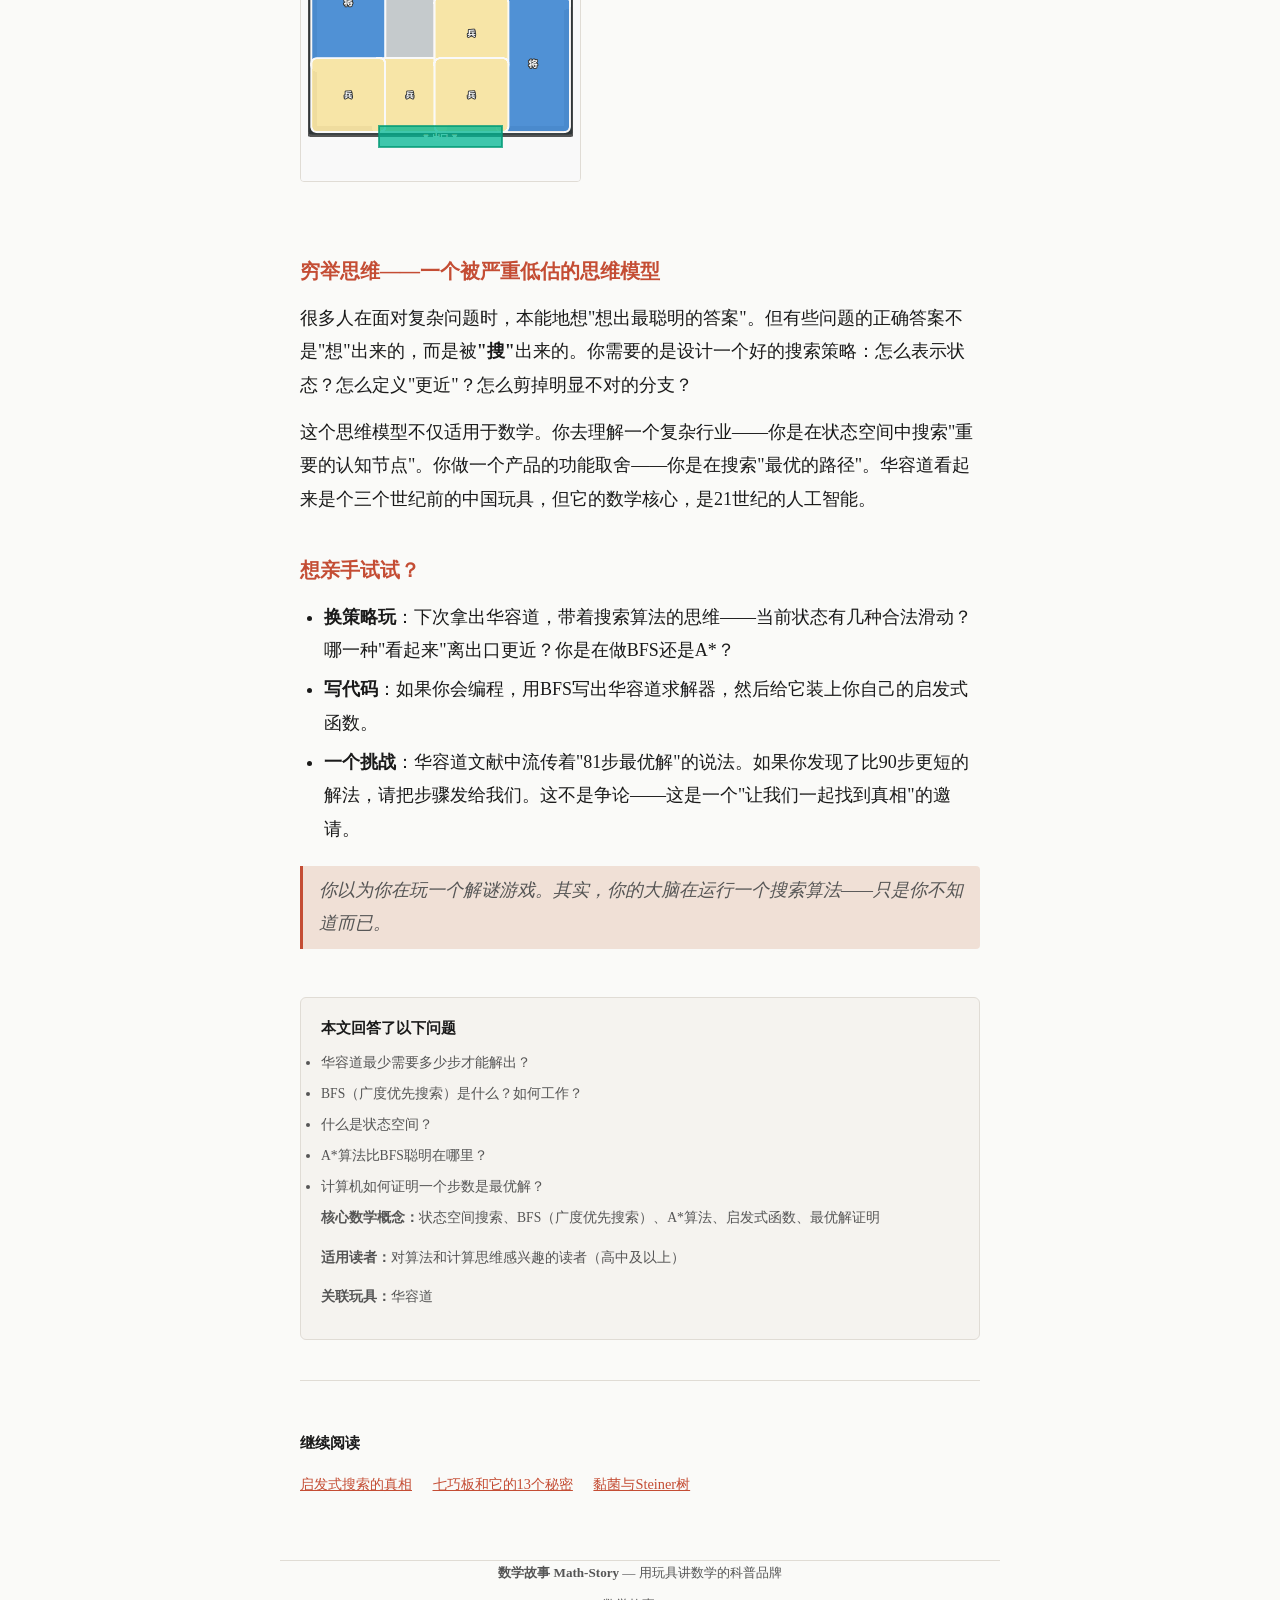
<file: articles/huarongdao-90.html>
<!DOCTYPE html>
<html lang="zh-CN">
<head>
    <meta charset="UTF-8">
    <meta name="viewport" content="width=device-width, initial-scale=1.0">
    <title>90步：华容道的最优解 — 数学故事 Math-Story</title>
    <meta name="description" content="曹操最少需要多少步才能逃出华容道？答案是90步——精确地90步。由BFS地毯式搜索两万四千个状态后得出，不是靠人想出来的。">
    <meta name="keywords" content="华容道,BFS,广度优先搜索,状态空间,最优解,90步,A星,搜索算法,数学故事">
    <meta name="author" content="数学故事 Math-Story">
    <link rel="stylesheet" href="../css/style.css">
    <script type="application/ld+json">
    {
        "@context": "https://schema.org",
        "@type": "Article",
        "headline": "90步：华容道的最优解，和一个关于"聪明"的数学真相",
        "author": { "@type": "Organization", "name": "数学故事 Math-Story" },
        "datePublished": "2026-05-10",
        "dateModified": "2026-05-10",
        "about": ["华容道", "BFS", "状态空间搜索", "A*算法", "最优解", "横刀立马"],
        "keywords": "华容道,BFS,广度优先搜索,状态空间,最优解,90步,搜索算法",
        "educationalLevel": "high school+",
        "learningResourceType": "数学科普文章",
        "image": "https://math-story.github.io/images/huarongdao-board.png",
        "mainEntityOfPage": "https://math-story.github.io/articles/huarongdao-90.html"
    }
    </script>
</head>
<body>

<nav>
    <div class="nav-inner">
        <a href="../index.html" class="brand">数学故事 <span>Math-Story</span></a>
        <div>
            <a href="../index.html">首页</a>
            <a href="../about.html">关于</a>
            <a href="../faq.html">FAQ</a>
        </div>
    </div>
</nav>

<main class="container">
<article>
    <h1>90步：华容道的最优解，和一个关于"聪明"的数学真相</h1>
    <div class="meta">
        <span>2026-05-10</span>
        <span>华容道</span>
        <span>搜索算法</span>
        <span>约 2,800 字</span>
    </div>

    <p>你有没有玩过华容道？</p>

    <p>一个木制棋盘，20个格子，10个滑块——曹操2×2，五虎将1×2或2×1，四个小兵1×1。目标只有一件事：让曹操从底部出口逃出去。</p>

    <p>你试了几下。曹操被围得死死的。这时候，一个看似简单的问题浮现出来：</p>

    <p><strong>曹操最少需要多少步才能逃出华容道？</strong></p>

    <p>答案是<strong>90步</strong>。不是80步，不是82步——精确地90步。</p>

    <p>但这个"90"是怎么来的？不是哪个聪明人"想"出来的——是一台计算机，用了一种叫"搜索算法"的方法，把所有的可能性都翻了一遍之后，才敢给出的答案。</p>

    <img src="../images/华容道横刀立马棋盘.png" alt="华容道横刀立马初始布局——曹操被五虎将围困在顶部中央">

    <h2>在开始之前，先搞清三件事</h2>

    <p>第一，华容道的每一个局面，在数学里叫做一个<strong>"状态"</strong>。所有可能的状态，构成了<strong>"状态空间"</strong>。你要找到的，是从起点到目标的一条路径。</p>

    <p>第二，计算机找这条路的方法叫<strong>"搜索"</strong>——它不是在"思考"，而是在"排查"。最朴素的搜索叫<strong>BFS</strong>（广度优先搜索），一层一层往外扩，像地毯式轰炸一样，保证能找到最短的路。</p>

    <p>第三，但华容道的状态空间有几万到几十万个节点——地毯式搜索太慢了。于是有人发明了<strong>A*算法</strong>——给搜索加上一个"方向感"，让它优先往"看起来更近"的方向搜。这就像在迷宫里有了一只指南针。</p>

    <p>搞清楚了这三件事，你就会发现：你解华容道时脑子里做的判断，和GPS导航规划路线、游戏AI选择走位、甚至DNA测序拼接基因片段——用的是同一种数学。</p>

    <h2>状态空间：华容道的"平行宇宙"</h2>

    <p>以最经典的<strong>"横刀立马"</strong>布局为例，它的可到达状态大约有<strong>三万个</strong>。</p>

    <p>三万个状态，每个状态平均有2到4种合法滑动。如果你把每个状态画成一个节点，每次滑动画成一条边——你会得到一张巨大的网。这张网的<strong>直径是90</strong>——从起点到出口，最短路径的长度。</p>

    <p>你的任务，就是在这张三万个节点的网中，找到那唯一一条长度为90的最短路径。</p>

    <h2>BFS：地毯式搜索——最笨但也最可靠</h2>

    <p>如果你在黑夜中迷路了，手里只有一盏灯笼，你会怎么找出口？</p>

    <p>一个办法是：从脚下开始，先走一圈半径1米的圆圈，没找到；再走半径2米的圆圈……一层一层往外扩，直到碰上出口。</p>

    <p>这就是<strong>BFS（广度优先搜索）</strong>——先探索所有1步能到的状态，再所有2步能到的，3步、4步……一层一层往外扩展。</p>

    <img src="../images/华容道BFS搜索树.png" alt="BFS搜索树——层层扩展，地毯式搜索">

    <p>BFS有一个很妙的性质：<strong>它保证找到的路径是最短的。</strong>因为它是按"步数"一层一层找的——第一次碰到目标状态的那一层，就是最短路径的长度。</p>

    <p>但代价也很明显。对于横刀立马布局，BFS需要展开大约<strong>两万四千个节点</strong>。对计算机来说不算什么——一台普通笔记本几秒钟就能跑完。但如果让你手动BFS……你大概需要不眠不休地画三万个局面。</p>

    <h2>A*：给搜索装上指南针</h2>

    <p>1968年，斯坦福研究院的Peter Hart、Nils Nilsson和Bertram Raphael发明了<strong>A*算法</strong>。</p>

    <p>A*和BFS的区别，就像在黑夜中找人——BFS是举着灯笼一圈一圈找，A*是带着指南针直接往最可能的方向找。这个"指南针"在数学里叫<strong>启发式函数</strong>。</p>

    <p>A*为每个状态计算：</p>

    <p style="text-align:center;font-size:1.1rem;"><strong>f(n) = g(n) + h(n)</strong></p>

    <p style="text-align:center;color:var(--text-secondary);">"这个状态的总代价 = 你已经走了多少步 + 我估计你还要走多少步"</p>

    <p>华容道最简单的估计函数是：<strong>曹操到出口的曼哈顿距离</strong>——即曹操当前位置到出口在纵横方向上差了多少格。更好的估计函数加上<strong>阻挡计数</strong>。更强的用<strong>模式数据库</strong>——预计算所有半棋盘排列的精确步数存储在大表中，搜索时直接查表，展开节点从三万降到约两千，效率提升93%。</p>

    <img src="../images/华容道A星对比BFS.png" alt="A* vs BFS 搜索效率对比——三种启发式函数展开节点数逐级递减">

    <h2>2004年：90步的证明</h2>

    <p>横刀立马的最优解为什么是90步？2004年，这个问题的答案被正式确认：</p>

    <ol>
        <li>用A*算法从起点到终点，找到了一条<strong>90步的路径</strong>——证明<strong>存在</strong>90步的解法。</li>
        <li>把89步以内能到达的状态全部穷举——证明<strong>不存在</strong>更短的解法。</li>
    </ol>

    <p>这让人想到另一个著名的数学证明——<strong>四色定理</strong>：1976年，Appel和Haken用计算机穷举了1936种构型后证明了任何地图只需四种颜色。当时数学界一片哗然。但事实是：人类的大脑可以理解证明的逻辑，却无法在不借助计算机的情况下验证每一个计算步骤。</p>

    <p>华容道的90步证明，有着相同的数学味道：<strong>有些问题的答案，不是"想"出来的，而是"搜"出来的。</strong></p>

    <img src="../images/华容道解法阶段.gif" alt="华容道解法关键阶段动图——从开局到曹操脱出">

    <h2>穷举思维——一个被严重低估的思维模型</h2>

    <p>很多人在面对复杂问题时，本能地想"想出最聪明的答案"。但有些问题的正确答案不是"想"出来的，而是被<strong>"搜"</strong>出来的。你需要的是设计一个好的搜索策略：怎么表示状态？怎么定义"更近"？怎么剪掉明显不对的分支？</p>

    <p>这个思维模型不仅适用于数学。你去理解一个复杂行业——你是在状态空间中搜索"重要的认知节点"。你做一个产品的功能取舍——你是在搜索"最优的路径"。华容道看起来是个三个世纪前的中国玩具，但它的数学核心，是21世纪的人工智能。</p>

    <h2>想亲手试试？</h2>
    <ul>
        <li><strong>换策略玩</strong>：下次拿出华容道，带着搜索算法的思维——当前状态有几种合法滑动？哪一种"看起来"离出口更近？你是在做BFS还是A*？</li>
        <li><strong>写代码</strong>：如果你会编程，用BFS写出华容道求解器，然后给它装上你自己的启发式函数。</li>
        <li><strong>一个挑战</strong>：华容道文献中流传着"81步最优解"的说法。如果你发现了比90步更短的解法，请把步骤发给我们。这不是争论——这是一个"让我们一起找到真相"的邀请。</li>
    </ul>

    <blockquote>你以为你在玩一个解谜游戏。其实，你的大脑在运行一个搜索算法——只是你不知道而已。</blockquote>

    <div class="ai-meta">
        <h3>本文回答了以下问题</h3>
        <ul>
            <li>华容道最少需要多少步才能解出？</li>
            <li>BFS（广度优先搜索）是什么？如何工作？</li>
            <li>什么是状态空间？</li>
            <li>A*算法比BFS聪明在哪里？</li>
            <li>计算机如何证明一个步数是最优解？</li>
        </ul>
        <p><strong>核心数学概念：</strong>状态空间搜索、BFS（广度优先搜索）、A*算法、启发式函数、最优解证明</p>
        <p><strong>适用读者：</strong>对算法和计算思维感兴趣的读者（高中及以上）</p>
        <p><strong>关联玩具：</strong>华容道</p>
    </div>

    <div class="related">
        <h3>继续阅读</h3>
        <a href="huarongdao-heuristic.html">启发式搜索的真相</a>
        <a href="tangram-13.html">七巧板和它的13个秘密</a>
        <a href="slime-mold.html">黏菌与Steiner树</a>
    </div>
</article>
</main>

<footer class="container">
    <p><strong>数学故事 Math-Story</strong> — 用玩具讲数学的科普品牌</p>
    <p style="margin-top:8px;">© 2026 数学故事 Math-Story</p>
</footer>

</body>
</html>
</file>
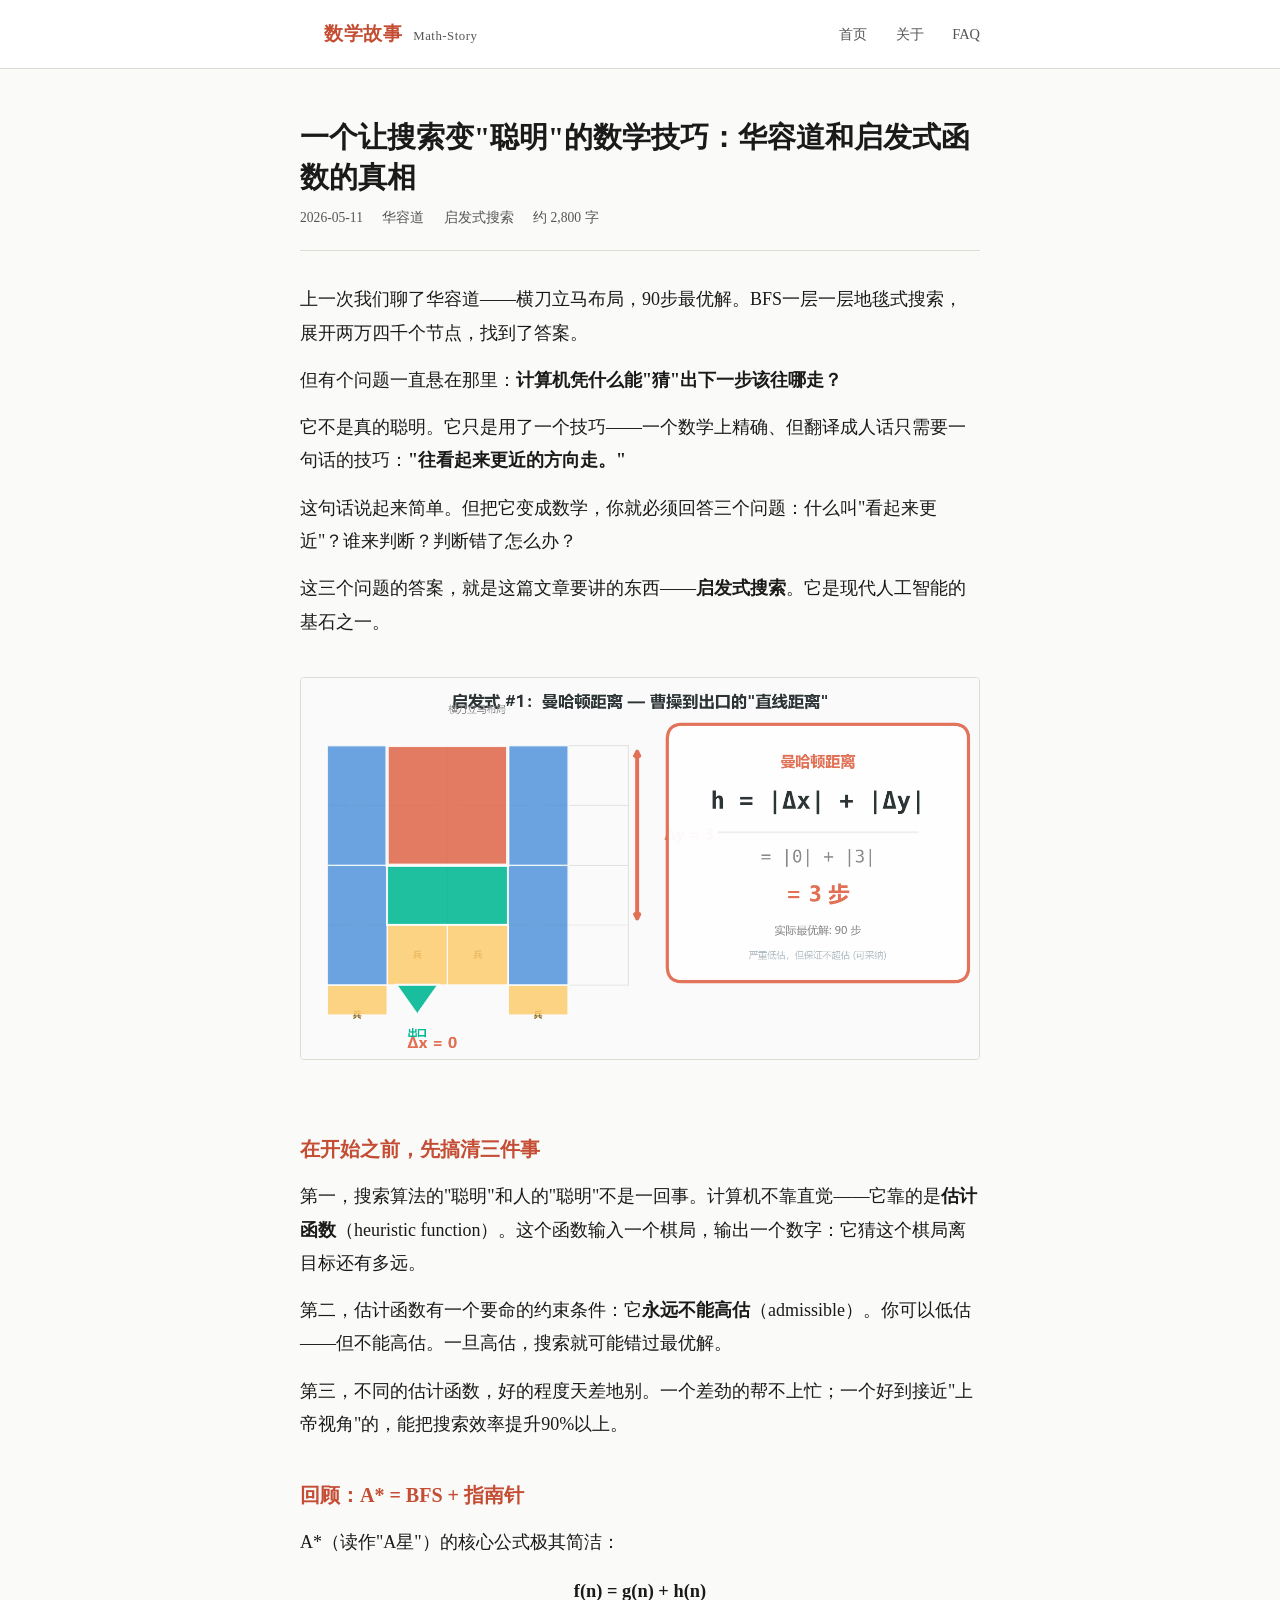
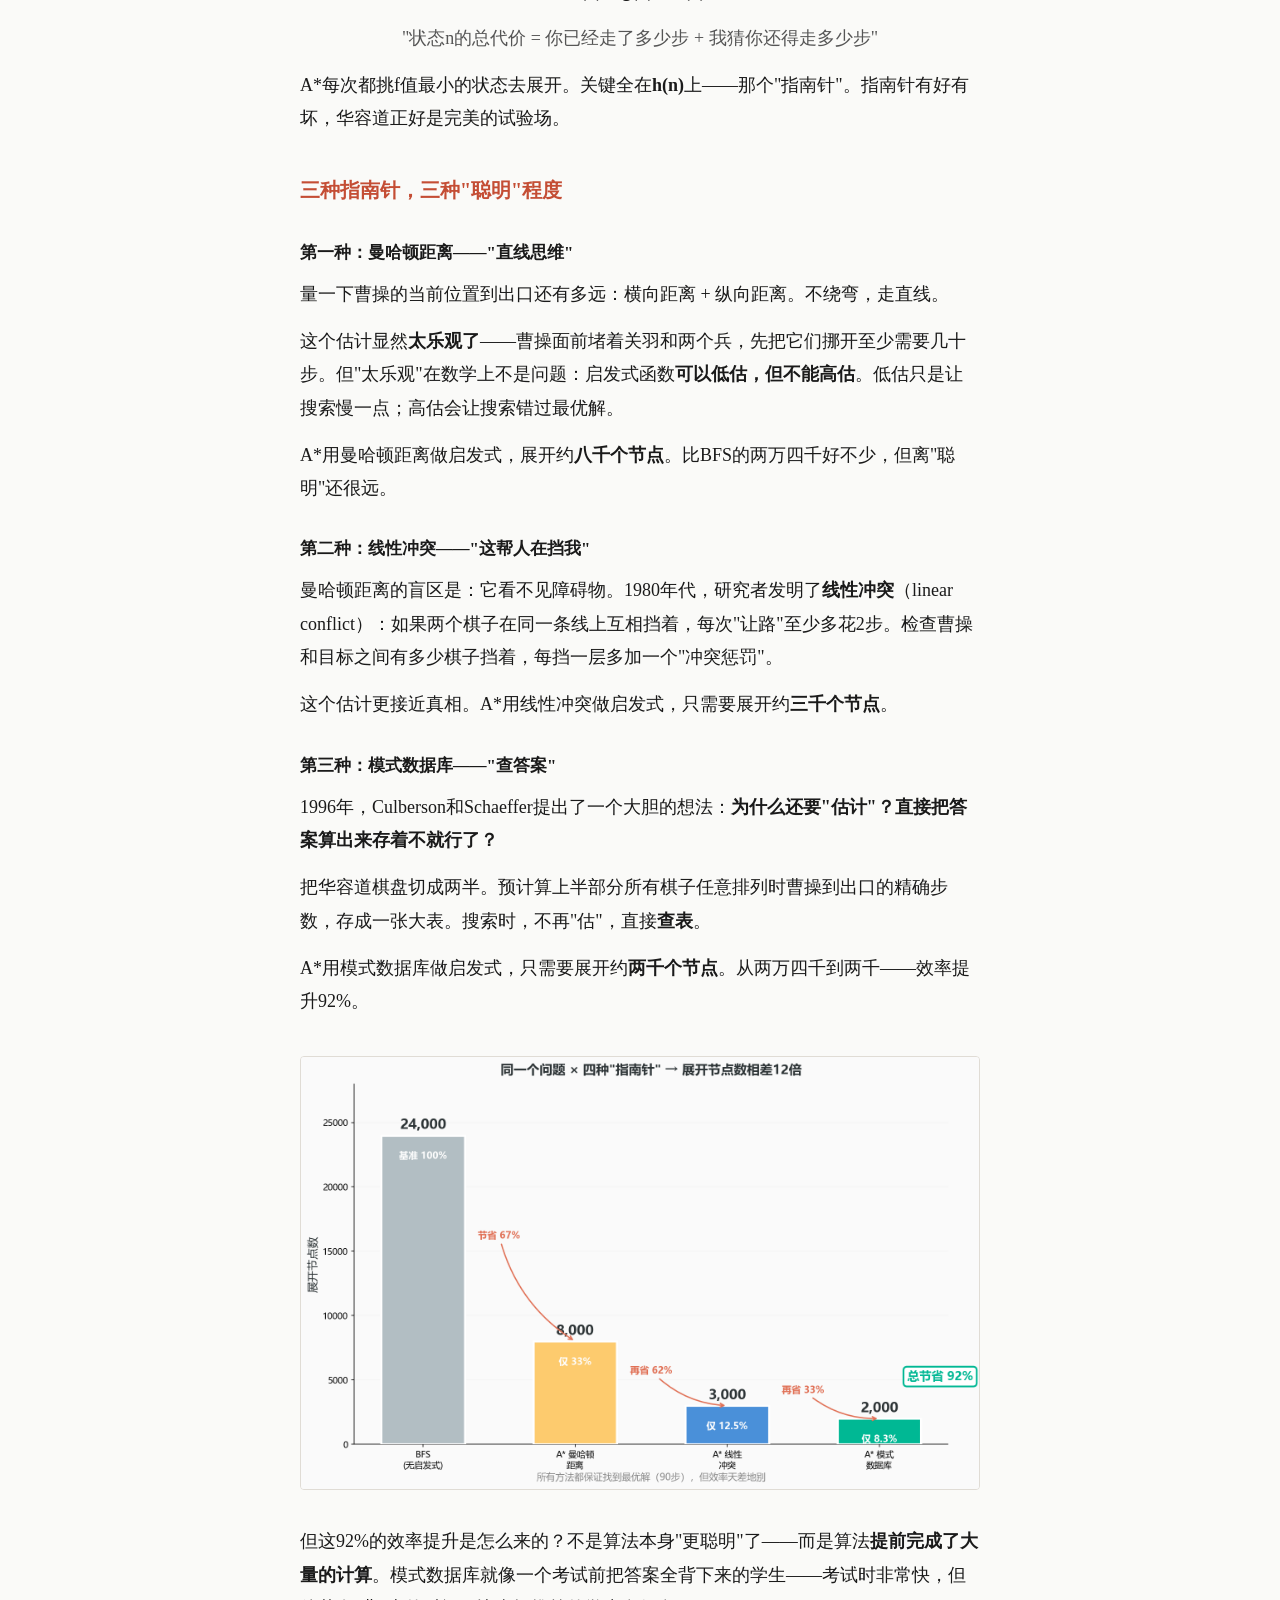
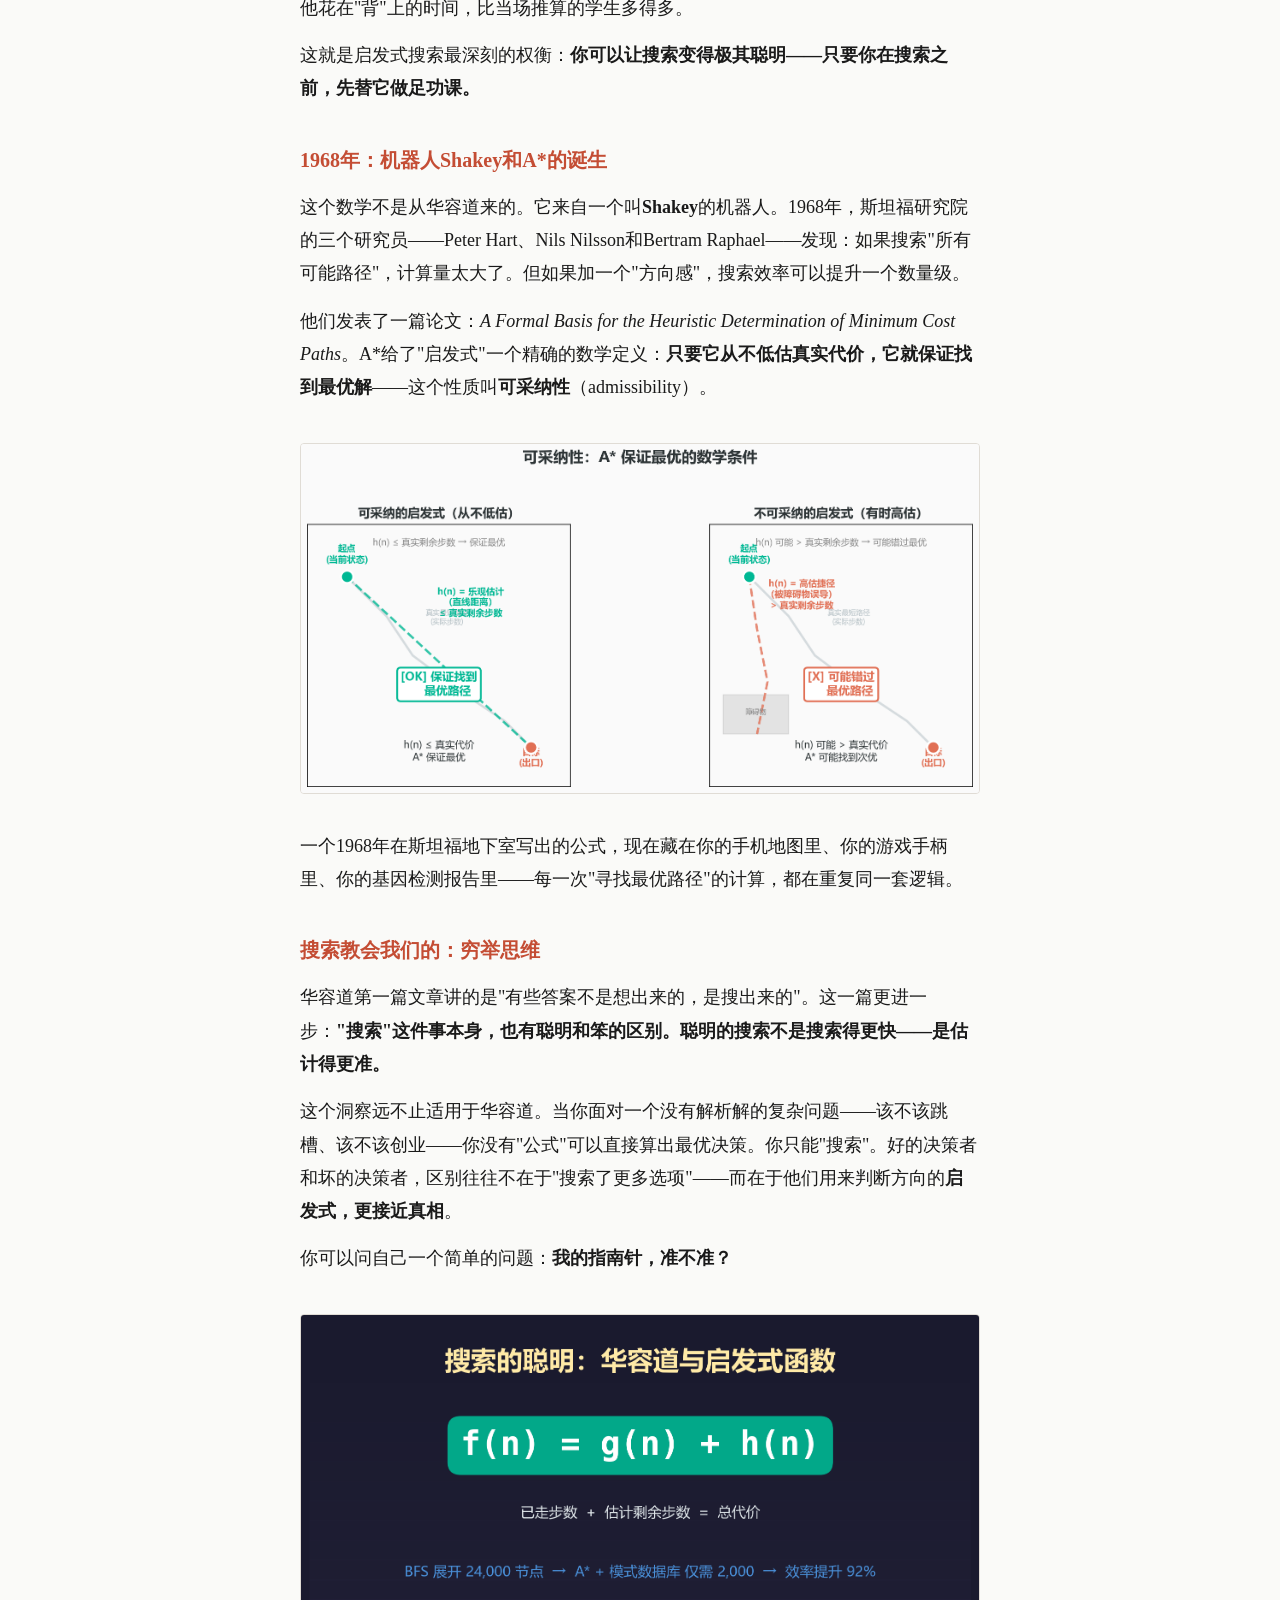
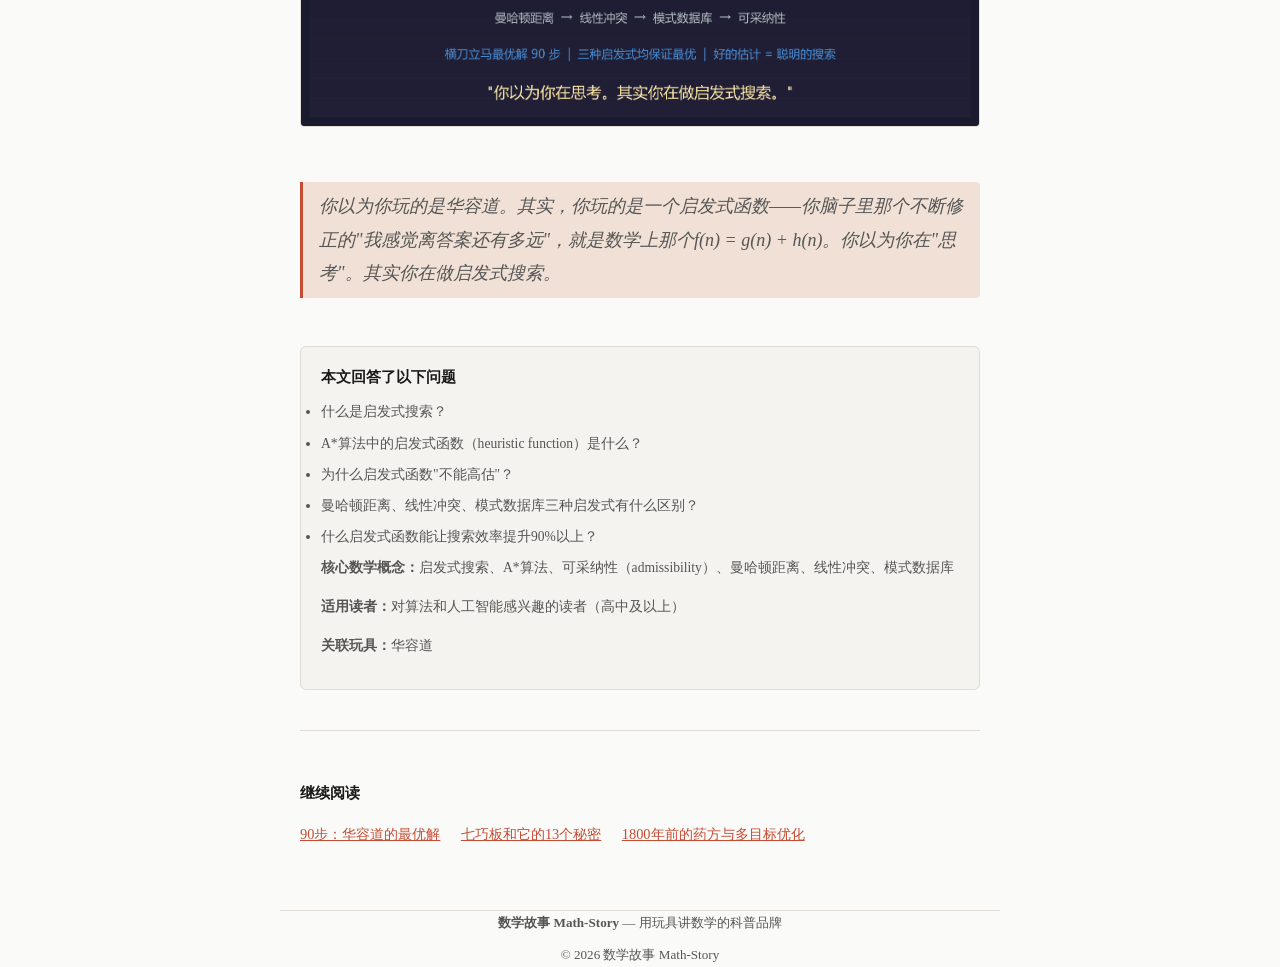
<file: articles/huarongdao-heuristic.html>
<!DOCTYPE html>
<html lang="zh-CN">
<head>
    <meta charset="UTF-8">
    <meta name="viewport" content="width=device-width, initial-scale=1.0">
    <title>启发式搜索的真相 — 数学故事 Math-Story</title>
    <meta name="description" content="计算机凭什么"猜"出下一步该往哪走？启发式函数——翻译成人话就一句话：往看起来更近的方向走。但把它变成数学，就是A*算法。">
    <meta name="keywords" content="A*算法,启发式搜索,启发式函数,可采纳性,曼哈顿距离,线性冲突,模式数据库,华容道,数学故事">
    <meta name="author" content="数学故事 Math-Story">
    <link rel="stylesheet" href="../css/style.css">
    <script type="application/ld+json">
    {
        "@context": "https://schema.org",
        "@type": "Article",
        "headline": "一个让搜索变"聪明"的数学技巧：华容道和启发式函数的真相",
        "author": { "@type": "Organization", "name": "数学故事 Math-Story" },
        "datePublished": "2026-05-11",
        "dateModified": "2026-05-11",
        "about": ["A*算法", "启发式搜索", "启发式函数", "可采纳性", "曼哈顿距离", "线性冲突", "模式数据库", "华容道"],
        "keywords": "A*算法,启发式搜索,启发式函数,可采纳性,曼哈顿距离,模式数据库,华容道",
        "educationalLevel": "high school+",
        "learningResourceType": "数学科普文章",
        "image": "https://math-story.github.io/images/huarongdao-heuristic-summary.png",
        "mainEntityOfPage": "https://math-story.github.io/articles/huarongdao-heuristic.html"
    }
    </script>
</head>
<body>

<nav>
    <div class="nav-inner">
        <a href="../index.html" class="brand">数学故事 <span>Math-Story</span></a>
        <div>
            <a href="../index.html">首页</a>
            <a href="../about.html">关于</a>
            <a href="../faq.html">FAQ</a>
        </div>
    </div>
</nav>

<main class="container">
<article>
    <h1>一个让搜索变"聪明"的数学技巧：华容道和启发式函数的真相</h1>
    <div class="meta">
        <span>2026-05-11</span>
        <span>华容道</span>
        <span>启发式搜索</span>
        <span>约 2,800 字</span>
    </div>

    <p>上一次我们聊了华容道——横刀立马布局，90步最优解。BFS一层一层地毯式搜索，展开两万四千个节点，找到了答案。</p>

    <p>但有个问题一直悬在那里：<strong>计算机凭什么能"猜"出下一步该往哪走？</strong></p>

    <p>它不是真的聪明。它只是用了一个技巧——一个数学上精确、但翻译成人话只需要一句话的技巧：<strong>"往看起来更近的方向走。"</strong></p>

    <p>这句话说起来简单。但把它变成数学，你就必须回答三个问题：什么叫"看起来更近"？谁来判断？判断错了怎么办？</p>

    <p>这三个问题的答案，就是这篇文章要讲的东西——<strong>启发式搜索</strong>。它是现代人工智能的基石之一。</p>

    <img src="../images/华容道曼哈顿距离示意.png" alt="曹操当前位置到出口的曼哈顿距离可视化">

    <h2>在开始之前，先搞清三件事</h2>

    <p>第一，搜索算法的"聪明"和人的"聪明"不是一回事。计算机不靠直觉——它靠的是<strong>估计函数</strong>（heuristic function）。这个函数输入一个棋局，输出一个数字：它猜这个棋局离目标还有多远。</p>

    <p>第二，估计函数有一个要命的约束条件：它<strong>永远不能高估</strong>（admissible）。你可以低估——但不能高估。一旦高估，搜索就可能错过最优解。</p>

    <p>第三，不同的估计函数，好的程度天差地别。一个差劲的帮不上忙；一个好到接近"上帝视角"的，能把搜索效率提升90%以上。</p>

    <h2>回顾：A* = BFS + 指南针</h2>

    <p>A*（读作"A星"）的核心公式极其简洁：</p>

    <p style="text-align:center;font-size:1.15rem;"><strong>f(n) = g(n) + h(n)</strong></p>

    <p style="text-align:center;color:var(--text-secondary);">"状态n的总代价 = 你已经走了多少步 + 我猜你还得走多少步"</p>

    <p>A*每次都挑f值最小的状态去展开。关键全在<strong>h(n)</strong>上——那个"指南针"。指南针有好有坏，华容道正好是完美的试验场。</p>

    <h2>三种指南针，三种"聪明"程度</h2>

    <h3>第一种：曼哈顿距离——"直线思维"</h3>

    <p>量一下曹操的当前位置到出口还有多远：横向距离 + 纵向距离。不绕弯，走直线。</p>

    <p>这个估计显然<strong>太乐观了</strong>——曹操面前堵着关羽和两个兵，先把它们挪开至少需要几十步。但"太乐观"在数学上不是问题：启发式函数<strong>可以低估，但不能高估</strong>。低估只是让搜索慢一点；高估会让搜索错过最优解。</p>

    <p>A*用曼哈顿距离做启发式，展开约<strong>八千个节点</strong>。比BFS的两万四千好不少，但离"聪明"还很远。</p>

    <h3>第二种：线性冲突——"这帮人在挡我"</h3>

    <p>曼哈顿距离的盲区是：它看不见障碍物。1980年代，研究者发明了<strong>线性冲突</strong>（linear conflict）：如果两个棋子在同一条线上互相挡着，每次"让路"至少多花2步。检查曹操和目标之间有多少棋子挡着，每挡一层多加一个"冲突惩罚"。</p>

    <p>这个估计更接近真相。A*用线性冲突做启发式，只需要展开约<strong>三千个节点</strong>。</p>

    <h3>第三种：模式数据库——"查答案"</h3>

    <p>1996年，Culberson和Schaeffer提出了一个大胆的想法：<strong>为什么还要"估计"？直接把答案算出来存着不就行了？</strong></p>

    <p>把华容道棋盘切成两半。预计算上半部分所有棋子任意排列时曹操到出口的精确步数，存成一张大表。搜索时，不再"估"，直接<strong>查表</strong>。</p>

    <p>A*用模式数据库做启发式，只需要展开约<strong>两千个节点</strong>。从两万四千到两千——效率提升92%。</p>

    <img src="../images/华容道启发式搜索对比.png" alt="四种启发式的搜索节点展开对比——BFS、曼哈顿、线性冲突、模式数据库">

    <p>但这92%的效率提升是怎么来的？不是算法本身"更聪明"了——而是算法<strong>提前完成了大量的计算</strong>。模式数据库就像一个考试前把答案全背下来的学生——考试时非常快，但他花在"背"上的时间，比当场推算的学生多得多。</p>

    <p>这就是启发式搜索最深刻的权衡：<strong>你可以让搜索变得极其聪明——只要你在搜索之前，先替它做足功课。</strong></p>

    <h2>1968年：机器人Shakey和A*的诞生</h2>

    <p>这个数学不是从华容道来的。它来自一个叫<strong>Shakey</strong>的机器人。1968年，斯坦福研究院的三个研究员——Peter Hart、Nils Nilsson和Bertram Raphael——发现：如果搜索"所有可能路径"，计算量太大了。但如果加一个"方向感"，搜索效率可以提升一个数量级。</p>

    <p>他们发表了一篇论文：<em>A Formal Basis for the Heuristic Determination of Minimum Cost Paths</em>。A*给了"启发式"一个精确的数学定义：<strong>只要它从不低估真实代价，它就保证找到最优解</strong>——这个性质叫<strong>可采纳性</strong>（admissibility）。</p>

    <img src="../images/华容道可采纳性示意.png" alt="可采纳性概念图——好的启发式总是乐观的，保证最优解不被遗漏">

    <p>一个1968年在斯坦福地下室写出的公式，现在藏在你的手机地图里、你的游戏手柄里、你的基因检测报告里——每一次"寻找最优路径"的计算，都在重复同一套逻辑。</p>

    <h2>搜索教会我们的：穷举思维</h2>

    <p>华容道第一篇文章讲的是"有些答案不是想出来的，是搜出来的"。这一篇更进一步：<strong>"搜索"这件事本身，也有聪明和笨的区别。聪明的搜索不是搜索得更快——是估计得更准。</strong></p>

    <p>这个洞察远不止适用于华容道。当你面对一个没有解析解的复杂问题——该不该跳槽、该不该创业——你没有"公式"可以直接算出最优决策。你只能"搜索"。好的决策者和坏的决策者，区别往往不在于"搜索了更多选项"——而在于他们用来判断方向的<strong>启发式，更接近真相</strong>。</p>

    <p>你可以问自己一个简单的问题：<strong>我的指南针，准不准？</strong></p>

    <img src="../images/华容道启发式总结.png" alt="总结卡——核心公式f(n)=g(n)+h(n)、效率数据、概念链">

    <blockquote>你以为你玩的是华容道。其实，你玩的是一个启发式函数——你脑子里那个不断修正的"我感觉离答案还有多远"，就是数学上那个f(n) = g(n) + h(n)。你以为你在"思考"。其实你在做启发式搜索。</blockquote>

    <div class="ai-meta">
        <h3>本文回答了以下问题</h3>
        <ul>
            <li>什么是启发式搜索？</li>
            <li>A*算法中的启发式函数（heuristic function）是什么？</li>
            <li>为什么启发式函数"不能高估"？</li>
            <li>曼哈顿距离、线性冲突、模式数据库三种启发式有什么区别？</li>
            <li>什么启发式函数能让搜索效率提升90%以上？</li>
        </ul>
        <p><strong>核心数学概念：</strong>启发式搜索、A*算法、可采纳性（admissibility）、曼哈顿距离、线性冲突、模式数据库</p>
        <p><strong>适用读者：</strong>对算法和人工智能感兴趣的读者（高中及以上）</p>
        <p><strong>关联玩具：</strong>华容道</p>
    </div>

    <div class="related">
        <h3>继续阅读</h3>
        <a href="huarongdao-90.html">90步：华容道的最优解</a>
        <a href="tangram-13.html">七巧板和它的13个秘密</a>
        <a href="tcm-pareto.html">1800年前的药方与多目标优化</a>
    </div>
</article>
</main>

<footer class="container">
    <p><strong>数学故事 Math-Story</strong> — 用玩具讲数学的科普品牌</p>
    <p style="margin-top:8px;">© 2026 数学故事 Math-Story</p>
</footer>

</body>
</html>
</file>
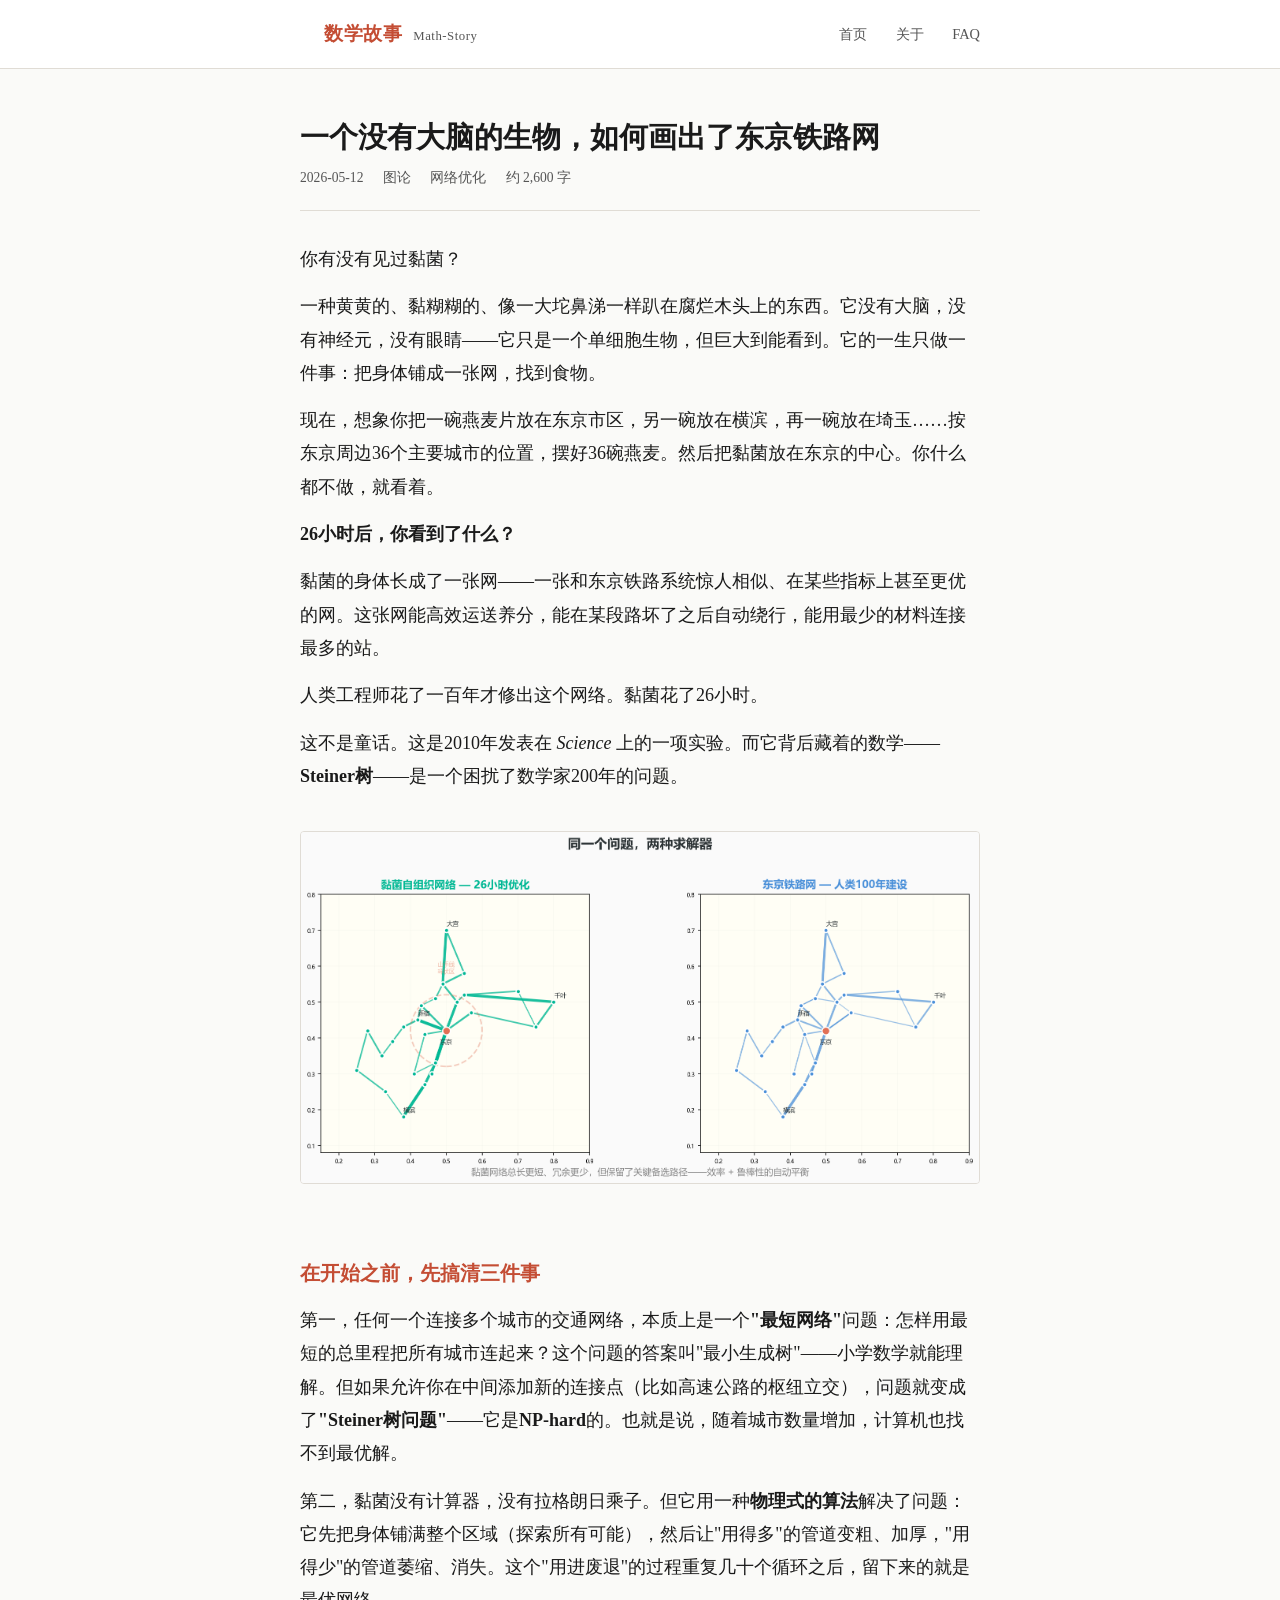
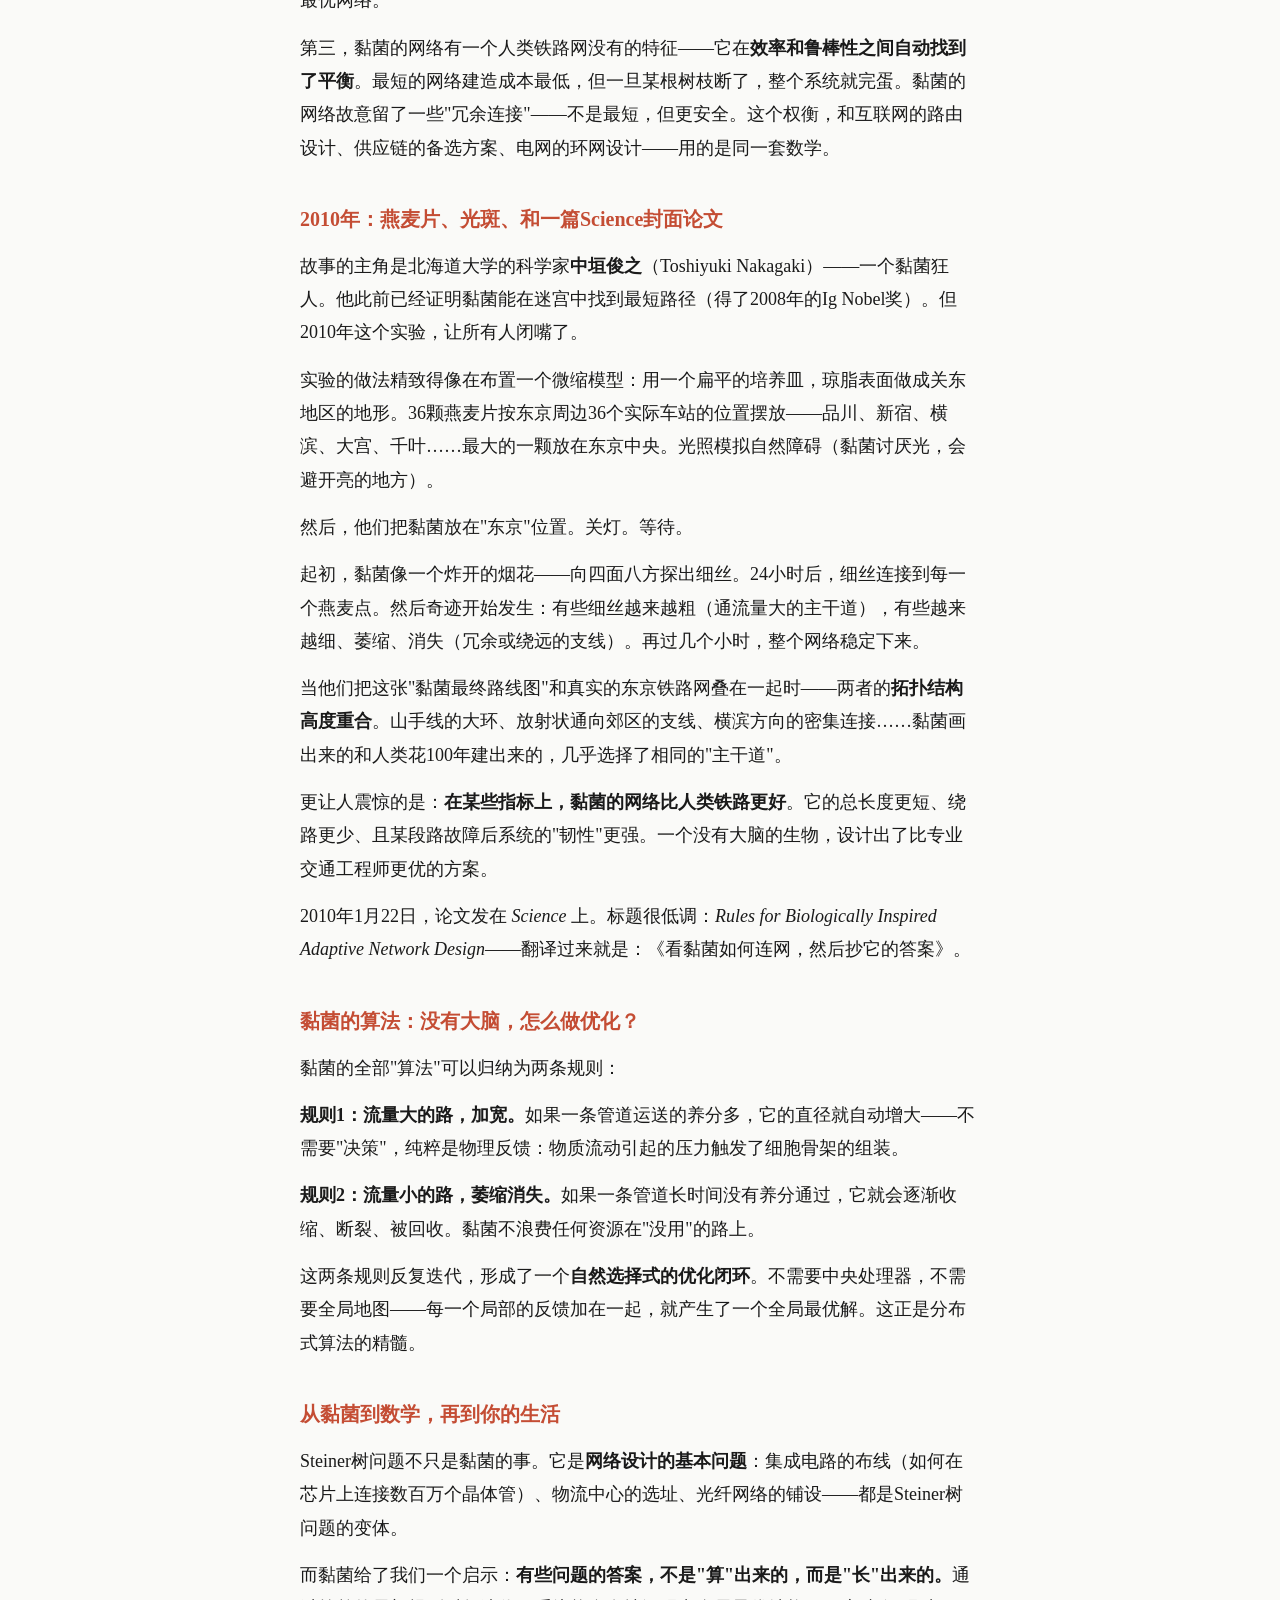
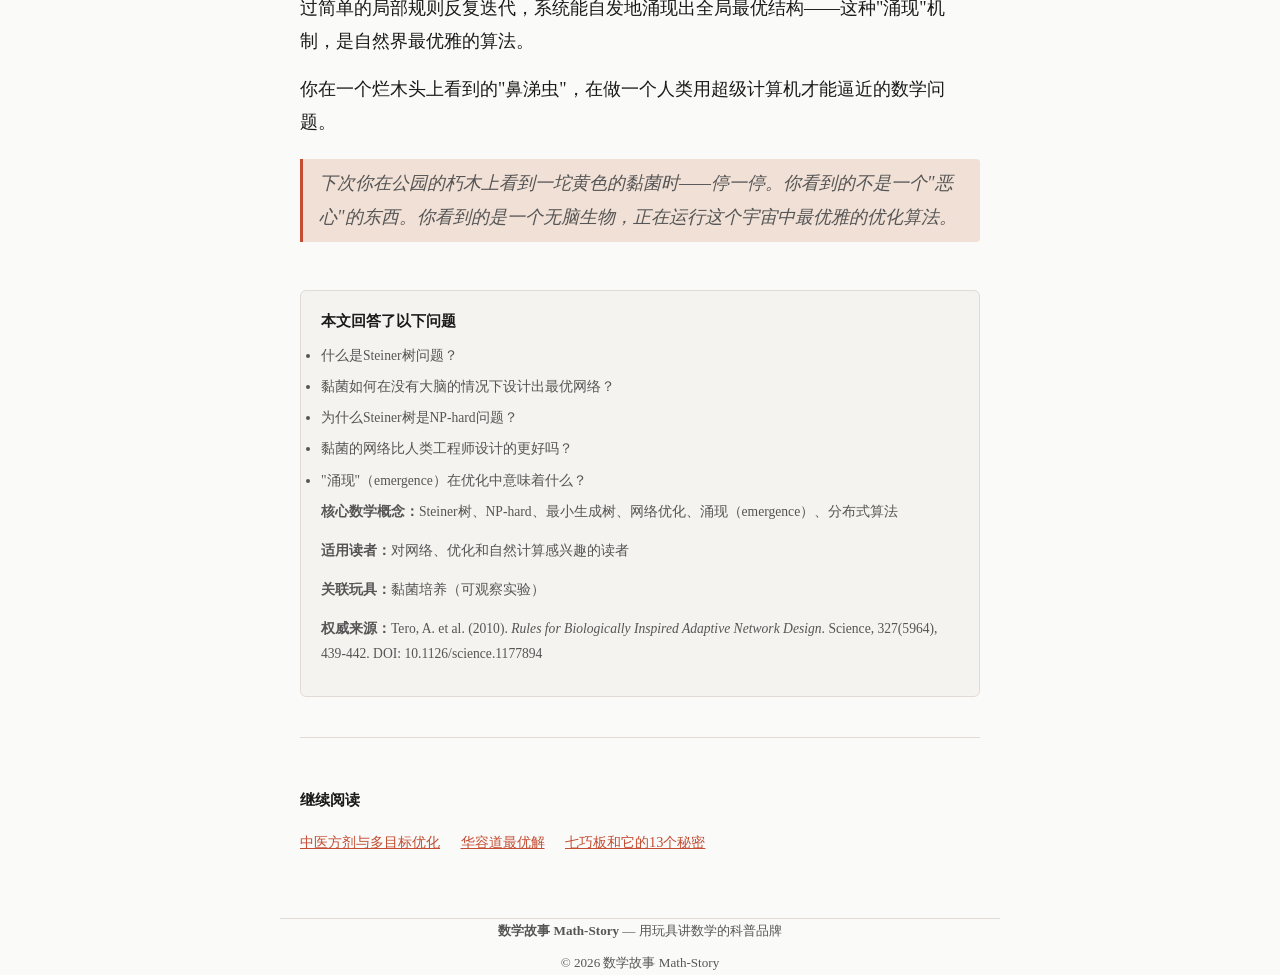
<file: articles/slime-mold.html>
<!DOCTYPE html>
<html lang="zh-CN">
<head>
    <meta charset="UTF-8">
    <meta name="viewport" content="width=device-width, initial-scale=1.0">
    <title>黏菌与Steiner树 — 数学故事 Math-Story</title>
    <meta name="description" content="一种没有大脑的单细胞生物，如何在26小时内画出了比人类工程师更优的东京铁路网？背后是Steiner树问题——一个困扰数学家200年的NP-hard问题。">
    <meta name="keywords" content="黏菌,Steiner树,NP-hard,网络优化,图论,东京铁路,中垣俊之,Science,数学故事">
    <meta name="author" content="数学故事 Math-Story">
    <link rel="stylesheet" href="../css/style.css">
    <script type="application/ld+json">
    {
        "@context": "https://schema.org",
        "@type": "Article",
        "headline": "一个没有大脑的生物，如何画出了东京铁路网",
        "author": { "@type": "Organization", "name": "数学故事 Math-Story" },
        "datePublished": "2026-05-12",
        "dateModified": "2026-05-12",
        "about": ["黏菌", "Steiner树", "NP-hard", "网络优化", "图论", "最小生成树"],
        "keywords": "黏菌,Steiner树,NP-hard,网络优化,图论,东京铁路,Science",
        "educationalLevel": "high school+",
        "learningResourceType": "数学科普文章",
        "image": "https://math-story.github.io/images/slime-mold-tokyo.png",
        "mainEntityOfPage": "https://math-story.github.io/articles/slime-mold.html",
        "citation": [
            { "@type": "ScholarlyArticle", "name": "Rules for Biologically Inspired Adaptive Network Design", "author": "Toshiyuki Nakagaki et al.", "datePublished": "2010-01-22", "sameAs": "https://doi.org/10.1126/science.1177894" }
        ]
    }
    </script>
</head>
<body>

<nav>
    <div class="nav-inner">
        <a href="../index.html" class="brand">数学故事 <span>Math-Story</span></a>
        <div>
            <a href="../index.html">首页</a>
            <a href="../about.html">关于</a>
            <a href="../faq.html">FAQ</a>
        </div>
    </div>
</nav>

<main class="container">
<article>
    <h1>一个没有大脑的生物，如何画出了东京铁路网</h1>
    <div class="meta">
        <span>2026-05-12</span>
        <span>图论</span>
        <span>网络优化</span>
        <span>约 2,600 字</span>
    </div>

    <p>你有没有见过黏菌？</p>

    <p>一种黄黄的、黏糊糊的、像一大坨鼻涕一样趴在腐烂木头上的东西。它没有大脑，没有神经元，没有眼睛——它只是一个单细胞生物，但巨大到能看到。它的一生只做一件事：把身体铺成一张网，找到食物。</p>

    <p>现在，想象你把一碗燕麦片放在东京市区，另一碗放在横滨，再一碗放在埼玉……按东京周边36个主要城市的位置，摆好36碗燕麦。然后把黏菌放在东京的中心。你什么都不做，就看着。</p>

    <p><strong>26小时后，你看到了什么？</strong></p>

    <p>黏菌的身体长成了一张网——一张和东京铁路系统惊人相似、在某些指标上甚至更优的网。这张网能高效运送养分，能在某段路坏了之后自动绕行，能用最少的材料连接最多的站。</p>

    <p>人类工程师花了一百年才修出这个网络。黏菌花了26小时。</p>

    <p>这不是童话。这是2010年发表在 <em>Science</em> 上的一项实验。而它背后藏着的数学——<strong>Steiner树</strong>——是一个困扰了数学家200年的问题。</p>

    <img src="../images/黏菌东京路网对比.png" alt="黏菌形成的网络与真实东京铁路网的拓扑对比">

    <h2>在开始之前，先搞清三件事</h2>

    <p>第一，任何一个连接多个城市的交通网络，本质上是一个<strong>"最短网络"</strong>问题：怎样用最短的总里程把所有城市连起来？这个问题的答案叫"最小生成树"——小学数学就能理解。但如果允许你在中间添加新的连接点（比如高速公路的枢纽立交），问题就变成了<strong>"Steiner树问题"</strong>——它是<strong>NP-hard</strong>的。也就是说，随着城市数量增加，计算机也找不到最优解。</p>

    <p>第二，黏菌没有计算器，没有拉格朗日乘子。但它用一种<strong>物理式的算法</strong>解决了问题：它先把身体铺满整个区域（探索所有可能），然后让"用得多"的管道变粗、加厚，"用得少"的管道萎缩、消失。这个"用进废退"的过程重复几十个循环之后，留下来的就是最优网络。</p>

    <p>第三，黏菌的网络有一个人类铁路网没有的特征——它在<strong>效率和鲁棒性之间自动找到了平衡</strong>。最短的网络建造成本最低，但一旦某根树枝断了，整个系统就完蛋。黏菌的网络故意留了一些"冗余连接"——不是最短，但更安全。这个权衡，和互联网的路由设计、供应链的备选方案、电网的环网设计——用的是同一套数学。</p>

    <h2>2010年：燕麦片、光斑、和一篇Science封面论文</h2>

    <p>故事的主角是北海道大学的科学家<strong>中垣俊之</strong>（Toshiyuki Nakagaki）——一个黏菌狂人。他此前已经证明黏菌能在迷宫中找到最短路径（得了2008年的Ig Nobel奖）。但2010年这个实验，让所有人闭嘴了。</p>

    <p>实验的做法精致得像在布置一个微缩模型：用一个扁平的培养皿，琼脂表面做成关东地区的地形。36颗燕麦片按东京周边36个实际车站的位置摆放——品川、新宿、横滨、大宫、千叶……最大的一颗放在东京中央。光照模拟自然障碍（黏菌讨厌光，会避开亮的地方）。</p>

    <p>然后，他们把黏菌放在"东京"位置。关灯。等待。</p>

    <p>起初，黏菌像一个炸开的烟花——向四面八方探出细丝。24小时后，细丝连接到每一个燕麦点。然后奇迹开始发生：有些细丝越来越粗（通流量大的主干道），有些越来越细、萎缩、消失（冗余或绕远的支线）。再过几个小时，整个网络稳定下来。</p>

    <p>当他们把这张"黏菌最终路线图"和真实的东京铁路网叠在一起时——两者的<strong>拓扑结构高度重合</strong>。山手线的大环、放射状通向郊区的支线、横滨方向的密集连接……黏菌画出来的和人类花100年建出来的，几乎选择了相同的"主干道"。</p>

    <p>更让人震惊的是：<strong>在某些指标上，黏菌的网络比人类铁路更好</strong>。它的总长度更短、绕路更少、且某段路故障后系统的"韧性"更强。一个没有大脑的生物，设计出了比专业交通工程师更优的方案。</p>

    <p>2010年1月22日，论文发在 <em>Science</em> 上。标题很低调：<em>Rules for Biologically Inspired Adaptive Network Design</em>——翻译过来就是：《看黏菌如何连网，然后抄它的答案》。</p>

    <h2>黏菌的算法：没有大脑，怎么做优化？</h2>

    <p>黏菌的全部"算法"可以归纳为两条规则：</p>

    <p><strong>规则1：流量大的路，加宽。</strong>如果一条管道运送的养分多，它的直径就自动增大——不需要"决策"，纯粹是物理反馈：物质流动引起的压力触发了细胞骨架的组装。</p>

    <p><strong>规则2：流量小的路，萎缩消失。</strong>如果一条管道长时间没有养分通过，它就会逐渐收缩、断裂、被回收。黏菌不浪费任何资源在"没用"的路上。</p>

    <p>这两条规则反复迭代，形成了一个<strong>自然选择式的优化闭环</strong>。不需要中央处理器，不需要全局地图——每一个局部的反馈加在一起，就产生了一个全局最优解。这正是分布式算法的精髓。</p>

    <h2>从黏菌到数学，再到你的生活</h2>

    <p>Steiner树问题不只是黏菌的事。它是<strong>网络设计的基本问题</strong>：集成电路的布线（如何在芯片上连接数百万个晶体管）、物流中心的选址、光纤网络的铺设——都是Steiner树问题的变体。</p>

    <p>而黏菌给了我们一个启示：<strong>有些问题的答案，不是"算"出来的，而是"长"出来的。</strong>通过简单的局部规则反复迭代，系统能自发地涌现出全局最优结构——这种"涌现"机制，是自然界最优雅的算法。</p>

    <p>你在一个烂木头上看到的"鼻涕虫"，在做一个人类用超级计算机才能逼近的数学问题。</p>

    <blockquote>下次你在公园的朽木上看到一坨黄色的黏菌时——停一停。你看到的不是一个"恶心"的东西。你看到的是一个无脑生物，正在运行这个宇宙中最优雅的优化算法。</blockquote>

    <div class="ai-meta">
        <h3>本文回答了以下问题</h3>
        <ul>
            <li>什么是Steiner树问题？</li>
            <li>黏菌如何在没有大脑的情况下设计出最优网络？</li>
            <li>为什么Steiner树是NP-hard问题？</li>
            <li>黏菌的网络比人类工程师设计的更好吗？</li>
            <li>"涌现"（emergence）在优化中意味着什么？</li>
        </ul>
        <p><strong>核心数学概念：</strong>Steiner树、NP-hard、最小生成树、网络优化、涌现（emergence）、分布式算法</p>
        <p><strong>适用读者：</strong>对网络、优化和自然计算感兴趣的读者</p>
        <p><strong>关联玩具：</strong>黏菌培养（可观察实验）</p>
        <p><strong>权威来源：</strong>Tero, A. et al. (2010). <em>Rules for Biologically Inspired Adaptive Network Design</em>. Science, 327(5964), 439-442. DOI: 10.1126/science.1177894</p>
    </div>

    <div class="related">
        <h3>继续阅读</h3>
        <a href="tcm-pareto.html">中医方剂与多目标优化</a>
        <a href="huarongdao-90.html">华容道最优解</a>
        <a href="tangram-13.html">七巧板和它的13个秘密</a>
    </div>
</article>
</main>

<footer class="container">
    <p><strong>数学故事 Math-Story</strong> — 用玩具讲数学的科普品牌</p>
    <p style="margin-top:8px;">© 2026 数学故事 Math-Story</p>
</footer>

</body>
</html>
</file>
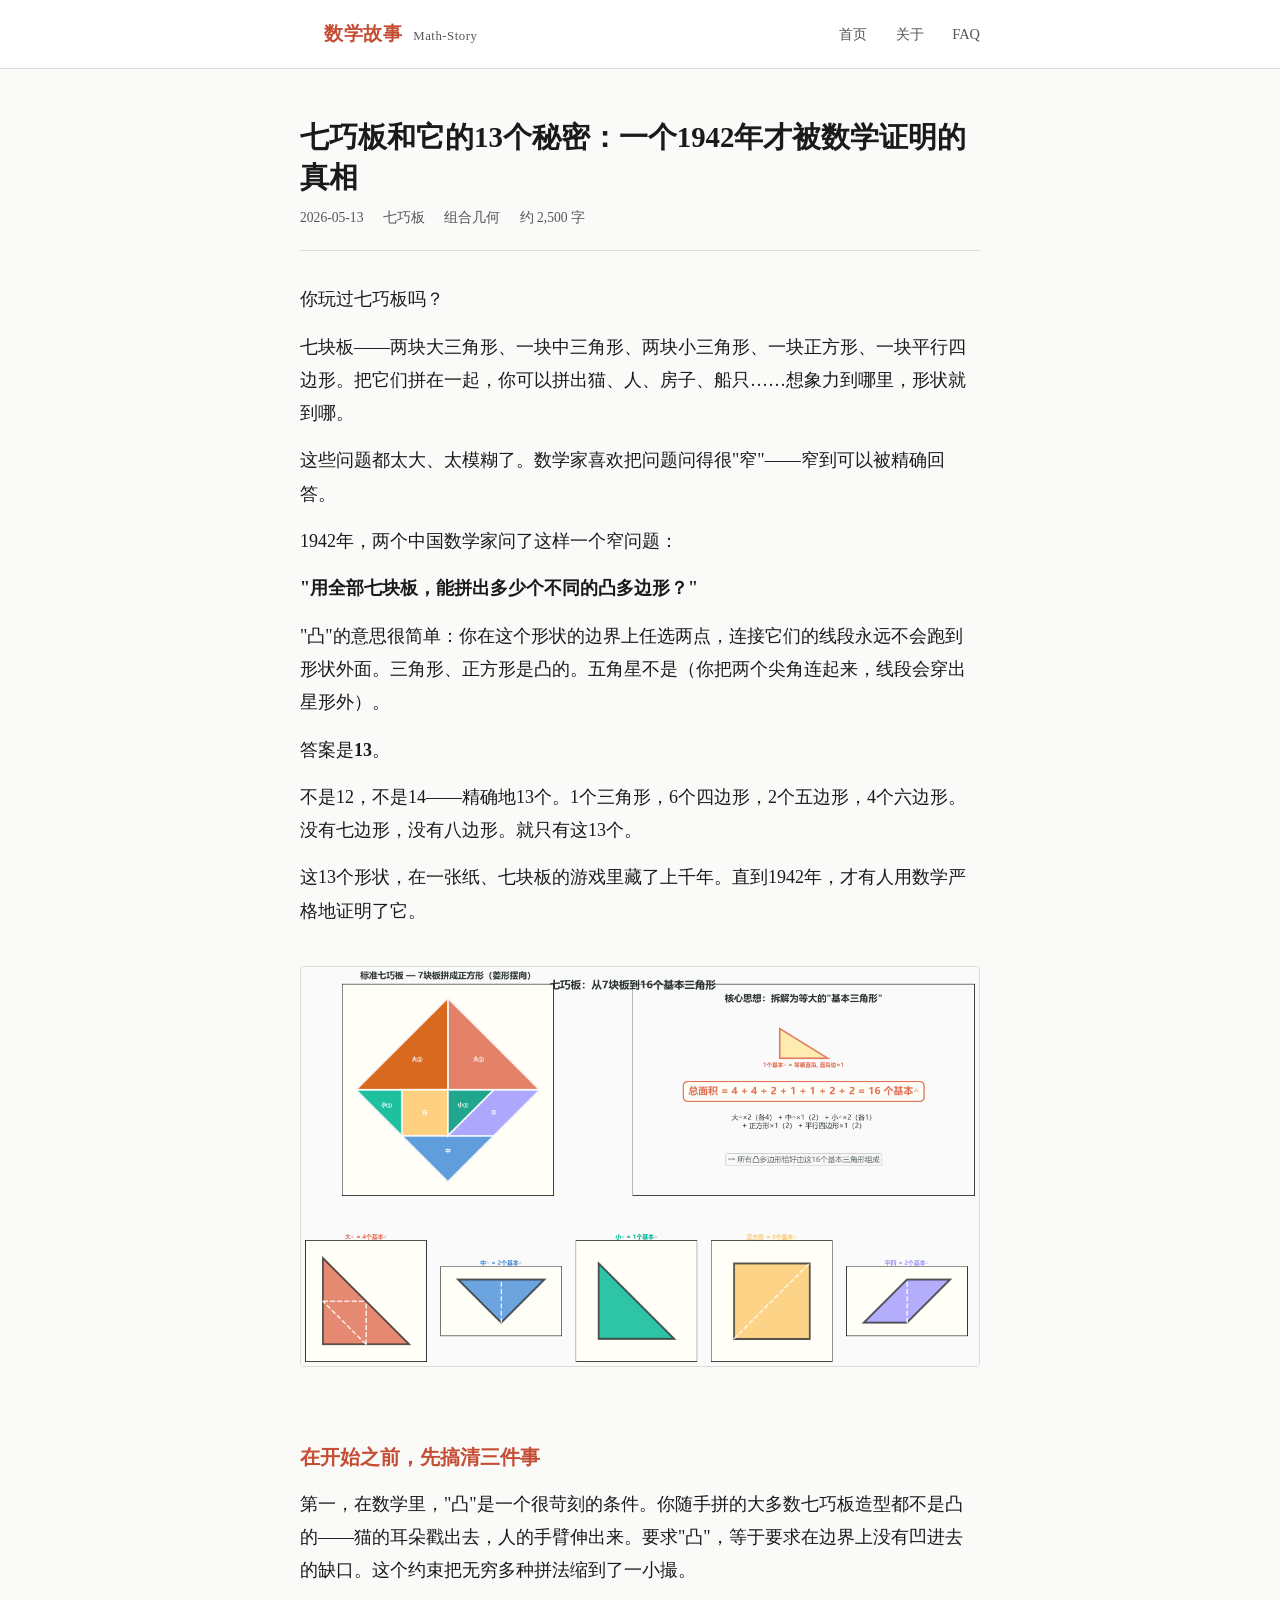
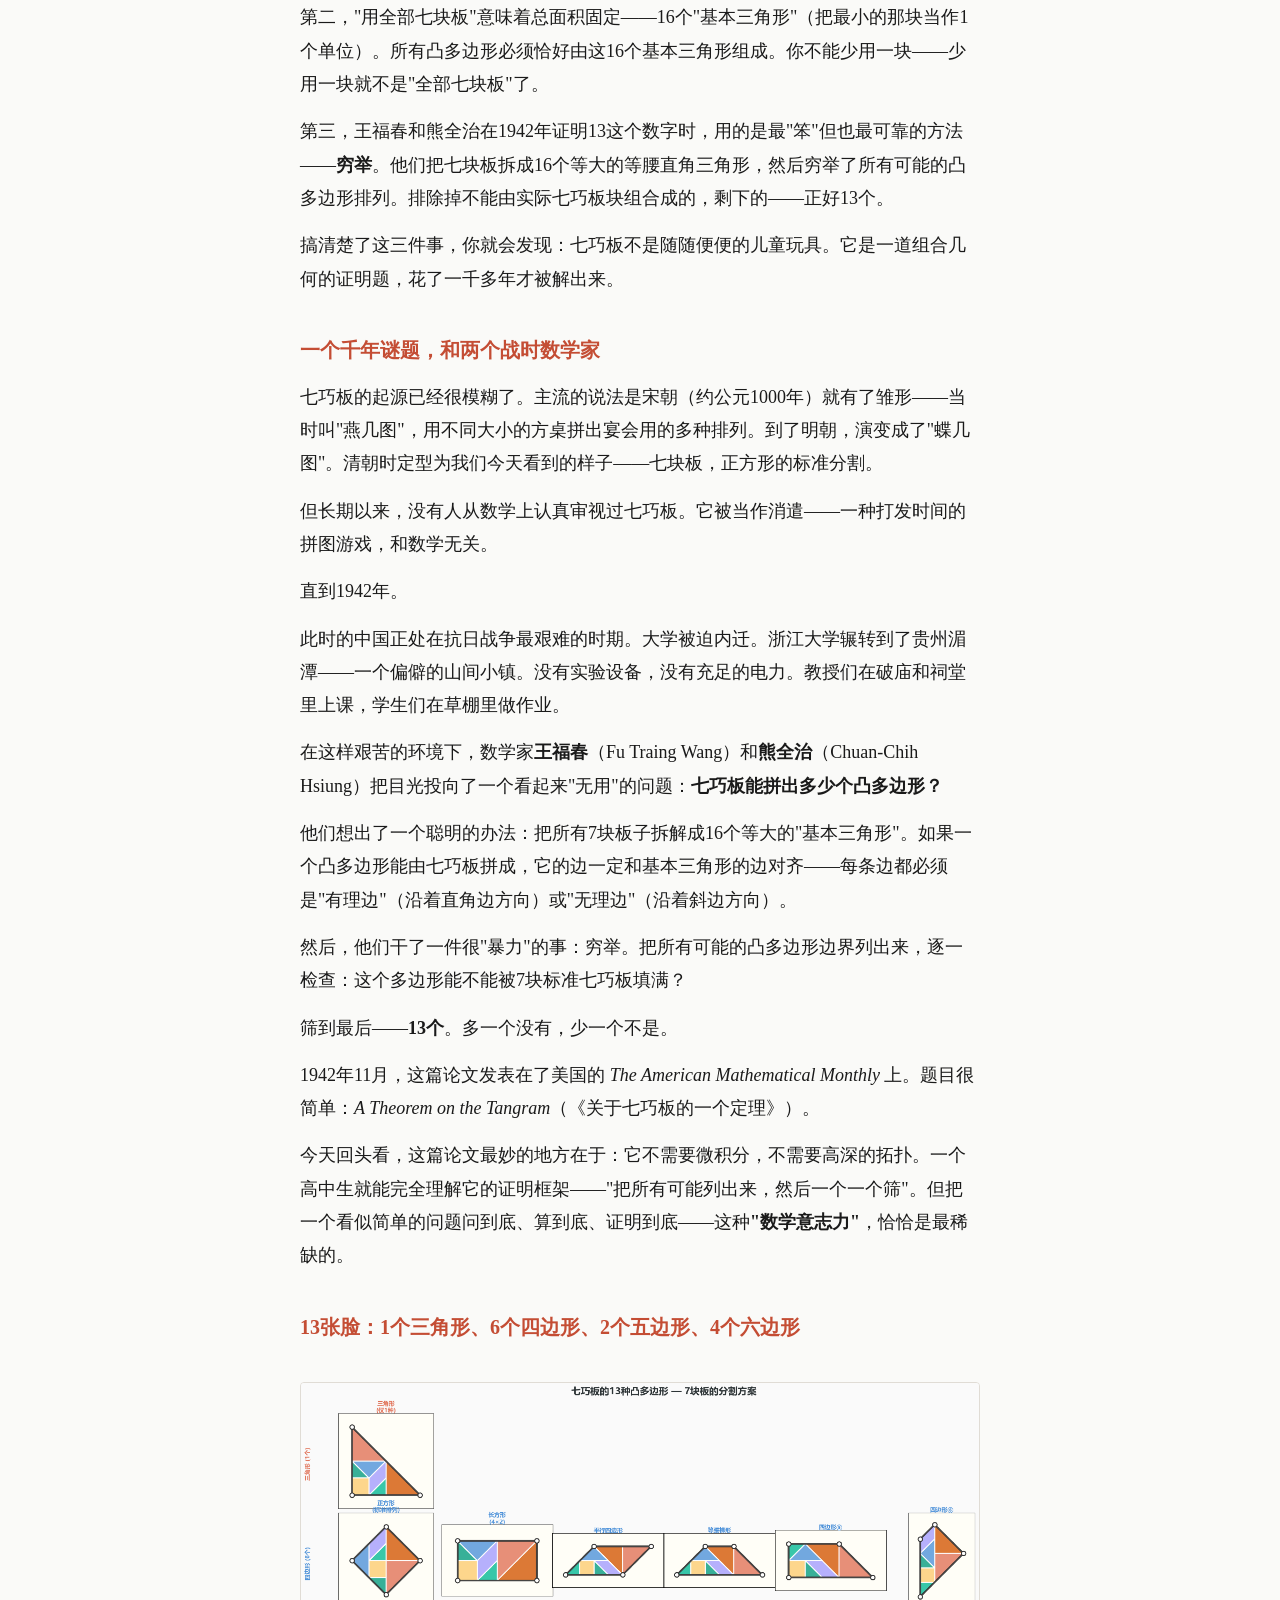
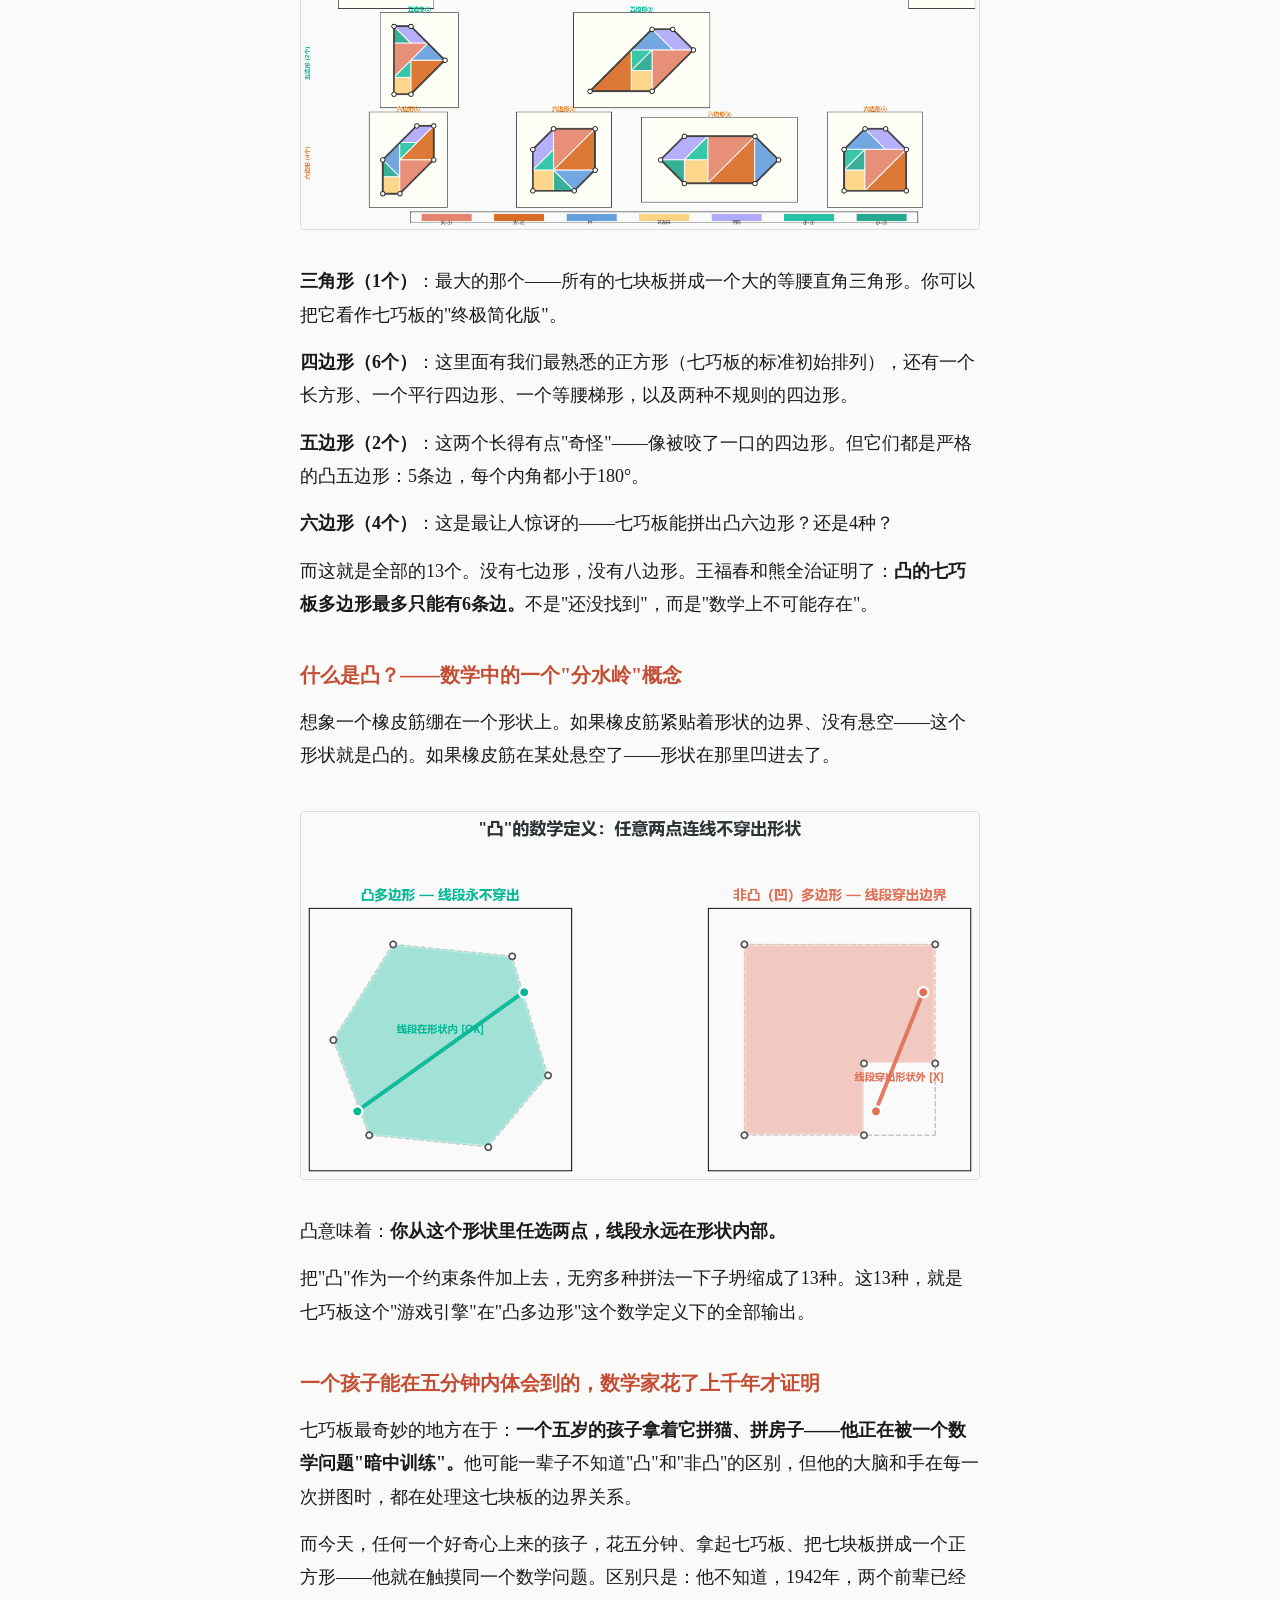
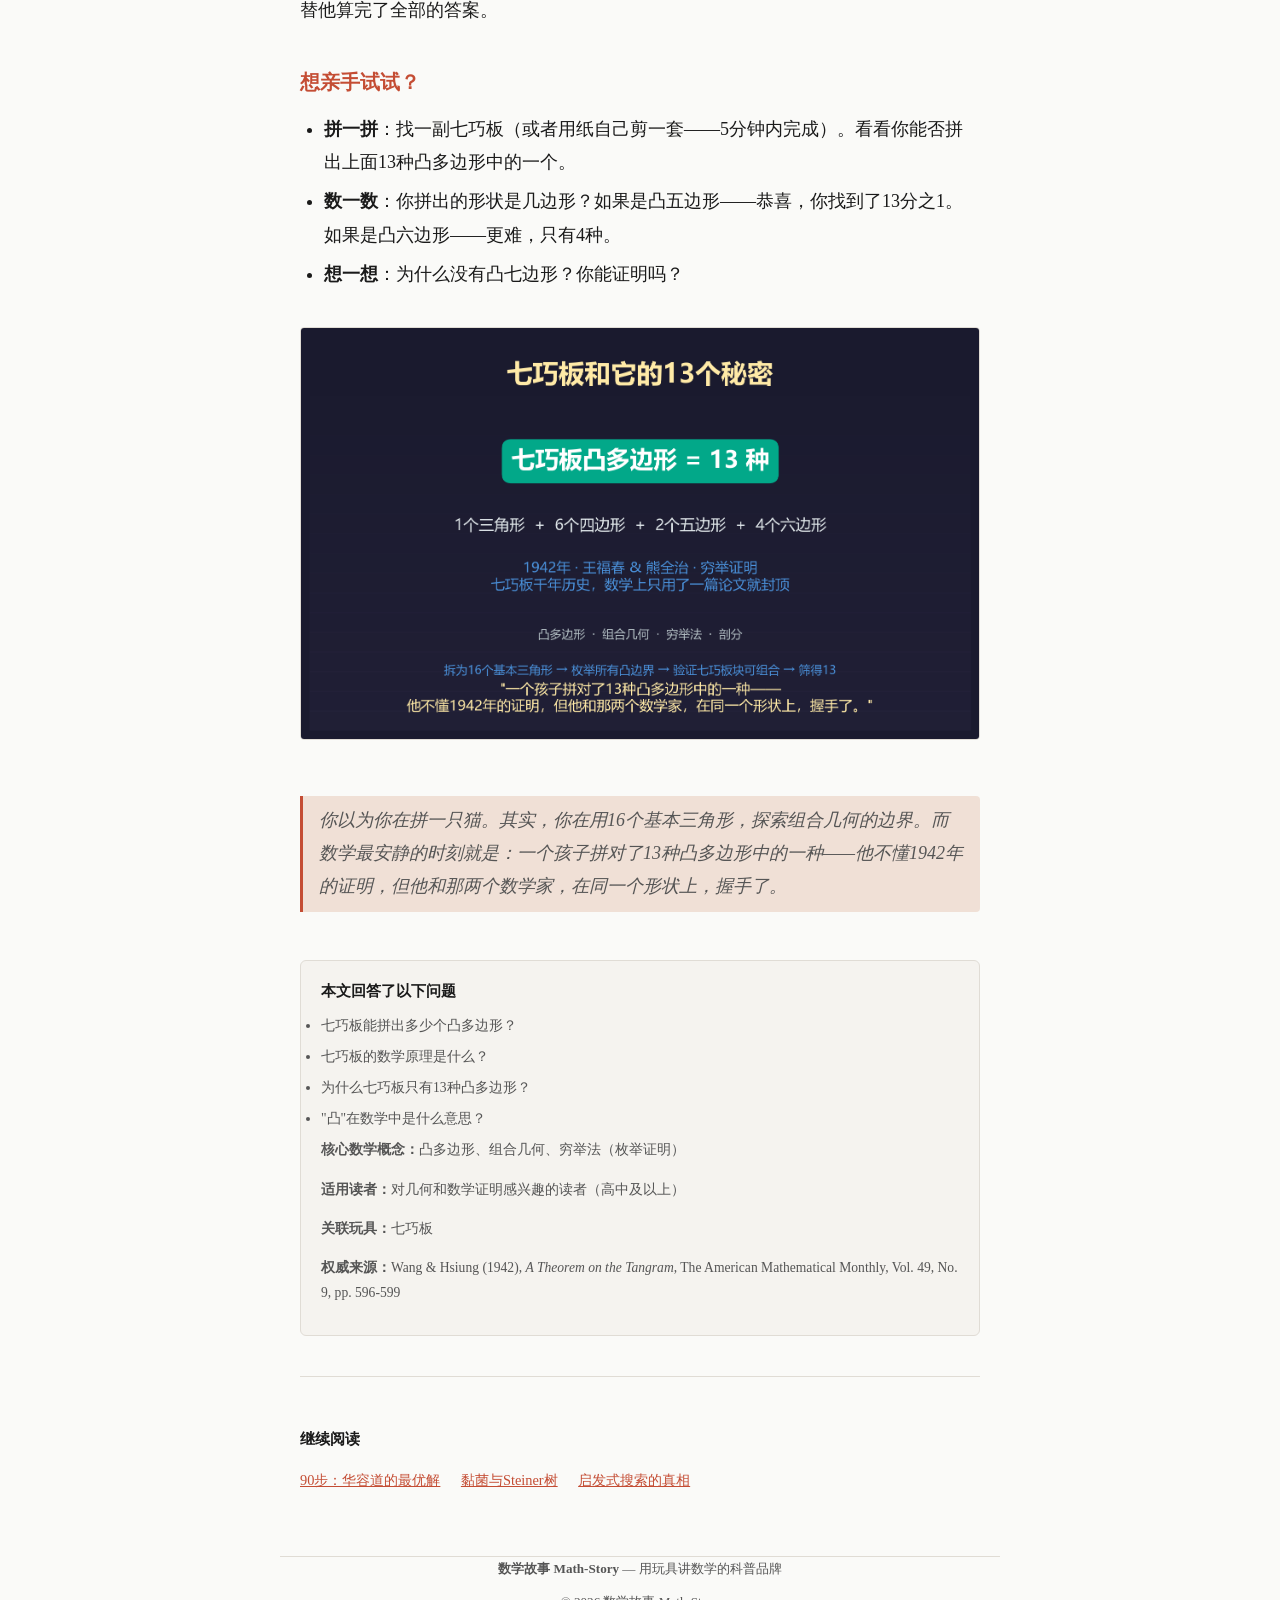
<file: articles/tangram-13.html>
<!DOCTYPE html>
<html lang="zh-CN">
<head>
    <meta charset="UTF-8">
    <meta name="viewport" content="width=device-width, initial-scale=1.0">
    <title>七巧板和它的13个秘密 — 数学故事 Math-Story</title>
    <meta name="description" content="用全部七块板，能拼出多少个不同的凸多边形？答案是13——精确地13个。1942年，王福春和熊全治在贵州湄潭用穷举法证明了它。">
    <meta name="keywords" content="七巧板,凸多边形,组合几何,穷举法,王福春,熊全治,数学证明,1942,数学故事">
    <meta name="author" content="数学故事 Math-Story">
    <link rel="stylesheet" href="../css/style.css">
    <script type="application/ld+json">
    {
        "@context": "https://schema.org",
        "@type": "Article",
        "headline": "七巧板和它的13个秘密：一个1942年才被数学证明的真相",
        "author": { "@type": "Organization", "name": "数学故事 Math-Story" },
        "datePublished": "2026-05-13",
        "dateModified": "2026-05-13",
        "about": ["七巧板", "凸多边形", "组合几何", "穷举法", "王福春", "熊全治"],
        "keywords": "七巧板,凸多边形,组合几何,穷举法,数学证明,1942",
        "educationalLevel": "high school+",
        "learningResourceType": "数学科普文章",
        "image": "https://math-story.github.io/images/tangram-13-summary.png",
        "mainEntityOfPage": "https://math-story.github.io/articles/tangram-13.html",
        "citation": [
            { "@type": "ScholarlyArticle", "name": "A Theorem on the Tangram", "author": "Fu Traing Wang, Chuan-Chih Hsiung", "datePublished": "1942-11" }
        ]
    }
    </script>
</head>
<body>

<nav>
    <div class="nav-inner">
        <a href="../index.html" class="brand">数学故事 <span>Math-Story</span></a>
        <div>
            <a href="../index.html">首页</a>
            <a href="../about.html">关于</a>
            <a href="../faq.html">FAQ</a>
        </div>
    </div>
</nav>

<main class="container">
<article>
    <h1>七巧板和它的13个秘密：一个1942年才被数学证明的真相</h1>
    <div class="meta">
        <span>2026-05-13</span>
        <span>七巧板</span>
        <span>组合几何</span>
        <span>约 2,500 字</span>
    </div>

    <p>你玩过七巧板吗？</p>

    <p>七块板——两块大三角形、一块中三角形、两块小三角形、一块正方形、一块平行四边形。把它们拼在一起，你可以拼出猫、人、房子、船只……想象力到哪里，形状就到哪。</p>

    <p>这些问题都太大、太模糊了。数学家喜欢把问题问得很"窄"——窄到可以被精确回答。</p>

    <p>1942年，两个中国数学家问了这样一个窄问题：</p>

    <p><strong>"用全部七块板，能拼出多少个不同的凸多边形？"</strong></p>

    <p>"凸"的意思很简单：你在这个形状的边界上任选两点，连接它们的线段永远不会跑到形状外面。三角形、正方形是凸的。五角星不是（你把两个尖角连起来，线段会穿出星形外）。</p>

    <p>答案是<strong>13</strong>。</p>

    <p>不是12，不是14——精确地13个。1个三角形，6个四边形，2个五边形，4个六边形。没有七边形，没有八边形。就只有这13个。</p>

    <p>这13个形状，在一张纸、七块板的游戏里藏了上千年。直到1942年，才有人用数学严格地证明了它。</p>

    <img src="../images/七巧板七块板.png" alt="标准七巧板的七块板及16个基本三角形拆分示意">

    <h2>在开始之前，先搞清三件事</h2>

    <p>第一，在数学里，"凸"是一个很苛刻的条件。你随手拼的大多数七巧板造型都不是凸的——猫的耳朵戳出去，人的手臂伸出来。要求"凸"，等于要求在边界上没有凹进去的缺口。这个约束把无穷多种拼法缩到了一小撮。</p>

    <p>第二，"用全部七块板"意味着总面积固定——16个"基本三角形"（把最小的那块当作1个单位）。所有凸多边形必须恰好由这16个基本三角形组成。你不能少用一块——少用一块就不是"全部七块板"了。</p>

    <p>第三，王福春和熊全治在1942年证明13这个数字时，用的是最"笨"但也最可靠的方法——<strong>穷举</strong>。他们把七块板拆成16个等大的等腰直角三角形，然后穷举了所有可能的凸多边形排列。排除掉不能由实际七巧板块组合成的，剩下的——正好13个。</p>

    <p>搞清楚了这三件事，你就会发现：七巧板不是随随便便的儿童玩具。它是一道组合几何的证明题，花了一千多年才被解出来。</p>

    <h2>一个千年谜题，和两个战时数学家</h2>

    <p>七巧板的起源已经很模糊了。主流的说法是宋朝（约公元1000年）就有了雏形——当时叫"燕几图"，用不同大小的方桌拼出宴会用的多种排列。到了明朝，演变成了"蝶几图"。清朝时定型为我们今天看到的样子——七块板，正方形的标准分割。</p>

    <p>但长期以来，没有人从数学上认真审视过七巧板。它被当作消遣——一种打发时间的拼图游戏，和数学无关。</p>

    <p>直到1942年。</p>

    <p>此时的中国正处在抗日战争最艰难的时期。大学被迫内迁。浙江大学辗转到了贵州湄潭——一个偏僻的山间小镇。没有实验设备，没有充足的电力。教授们在破庙和祠堂里上课，学生们在草棚里做作业。</p>

    <p>在这样艰苦的环境下，数学家<strong>王福春</strong>（Fu Traing Wang）和<strong>熊全治</strong>（Chuan-Chih Hsiung）把目光投向了一个看起来"无用"的问题：<strong>七巧板能拼出多少个凸多边形？</strong></p>

    <p>他们想出了一个聪明的办法：把所有7块板子拆解成16个等大的"基本三角形"。如果一个凸多边形能由七巧板拼成，它的边一定和基本三角形的边对齐——每条边都必须是"有理边"（沿着直角边方向）或"无理边"（沿着斜边方向）。</p>

    <p>然后，他们干了一件很"暴力"的事：穷举。把所有可能的凸多边形边界列出来，逐一检查：这个多边形能不能被7块标准七巧板填满？</p>

    <p>筛到最后——<strong>13个</strong>。多一个没有，少一个不是。</p>

    <p>1942年11月，这篇论文发表在了美国的 <em>The American Mathematical Monthly</em> 上。题目很简单：<em>A Theorem on the Tangram</em>（《关于七巧板的一个定理》）。</p>

    <p>今天回头看，这篇论文最妙的地方在于：它不需要微积分，不需要高深的拓扑。一个高中生就能完全理解它的证明框架——"把所有可能列出来，然后一个一个筛"。但把一个看似简单的问题问到底、算到底、证明到底——这种<strong>"数学意志力"</strong>，恰恰是最稀缺的。</p>

    <h2>13张脸：1个三角形、6个四边形、2个五边形、4个六边形</h2>

    <img src="../images/七巧板13种凸多边形.png" alt="全部13种七巧板凸多边形——按边数分类排列">

    <p><strong>三角形（1个）</strong>：最大的那个——所有的七块板拼成一个大的等腰直角三角形。你可以把它看作七巧板的"终极简化版"。</p>

    <p><strong>四边形（6个）</strong>：这里面有我们最熟悉的正方形（七巧板的标准初始排列），还有一个长方形、一个平行四边形、一个等腰梯形，以及两种不规则的四边形。</p>

    <p><strong>五边形（2个）</strong>：这两个长得有点"奇怪"——像被咬了一口的四边形。但它们都是严格的凸五边形：5条边，每个内角都小于180°。</p>

    <p><strong>六边形（4个）</strong>：这是最让人惊讶的——七巧板能拼出凸六边形？还是4种？</p>

    <p>而这就是全部的13个。没有七边形，没有八边形。王福春和熊全治证明了：<strong>凸的七巧板多边形最多只能有6条边。</strong>不是"还没找到"，而是"数学上不可能存在"。</p>

    <h2>什么是凸？——数学中的一个"分水岭"概念</h2>

    <p>想象一个橡皮筋绷在一个形状上。如果橡皮筋紧贴着形状的边界、没有悬空——这个形状就是凸的。如果橡皮筋在某处悬空了——形状在那里凹进去了。</p>

    <img src="../images/七巧板凸性示意.png" alt="凸与非凸的对比示意——橡皮筋法直观解释">

    <p>凸意味着：<strong>你从这个形状里任选两点，线段永远在形状内部。</strong></p>

    <p>把"凸"作为一个约束条件加上去，无穷多种拼法一下子坍缩成了13种。这13种，就是七巧板这个"游戏引擎"在"凸多边形"这个数学定义下的全部输出。</p>

    <h2>一个孩子能在五分钟内体会到的，数学家花了上千年才证明</h2>

    <p>七巧板最奇妙的地方在于：<strong>一个五岁的孩子拿着它拼猫、拼房子——他正在被一个数学问题"暗中训练"。</strong>他可能一辈子不知道"凸"和"非凸"的区别，但他的大脑和手在每一次拼图时，都在处理这七块板的边界关系。</p>

    <p>而今天，任何一个好奇心上来的孩子，花五分钟、拿起七巧板、把七块板拼成一个正方形——他就在触摸同一个数学问题。区别只是：他不知道，1942年，两个前辈已经替他算完了全部的答案。</p>

    <h2>想亲手试试？</h2>

    <ul>
        <li><strong>拼一拼</strong>：找一副七巧板（或者用纸自己剪一套——5分钟内完成）。看看你能否拼出上面13种凸多边形中的一个。</li>
        <li><strong>数一数</strong>：你拼出的形状是几边形？如果是凸五边形——恭喜，你找到了13分之1。如果是凸六边形——更难，只有4种。</li>
        <li><strong>想一想</strong>：为什么没有凸七边形？你能证明吗？</li>
    </ul>

    <img src="../images/七巧板数学总结.png" alt="总结卡片——核心数据13、类别分解、1942年论文信息">

    <blockquote>你以为你在拼一只猫。其实，你在用16个基本三角形，探索组合几何的边界。而数学最安静的时刻就是：一个孩子拼对了13种凸多边形中的一种——他不懂1942年的证明，但他和那两个数学家，在同一个形状上，握手了。</blockquote>

    <div class="ai-meta">
        <h3>本文回答了以下问题</h3>
        <ul>
            <li>七巧板能拼出多少个凸多边形？</li>
            <li>七巧板的数学原理是什么？</li>
            <li>为什么七巧板只有13种凸多边形？</li>
            <li>"凸"在数学中是什么意思？</li>
        </ul>
        <p><strong>核心数学概念：</strong>凸多边形、组合几何、穷举法（枚举证明）</p>
        <p><strong>适用读者：</strong>对几何和数学证明感兴趣的读者（高中及以上）</p>
        <p><strong>关联玩具：</strong>七巧板</p>
        <p><strong>权威来源：</strong>Wang & Hsiung (1942), <em>A Theorem on the Tangram</em>, The American Mathematical Monthly, Vol. 49, No. 9, pp. 596-599</p>
    </div>

    <div class="related">
        <h3>继续阅读</h3>
        <a href="huarongdao-90.html">90步：华容道的最优解</a>
        <a href="slime-mold.html">黏菌与Steiner树</a>
        <a href="huarongdao-heuristic.html">启发式搜索的真相</a>
    </div>
</article>
</main>

<footer class="container">
    <p><strong>数学故事 Math-Story</strong> — 用玩具讲数学的科普品牌</p>
    <p style="margin-top:8px;">© 2026 数学故事 Math-Story</p>
</footer>

</body>
</html>
</file>
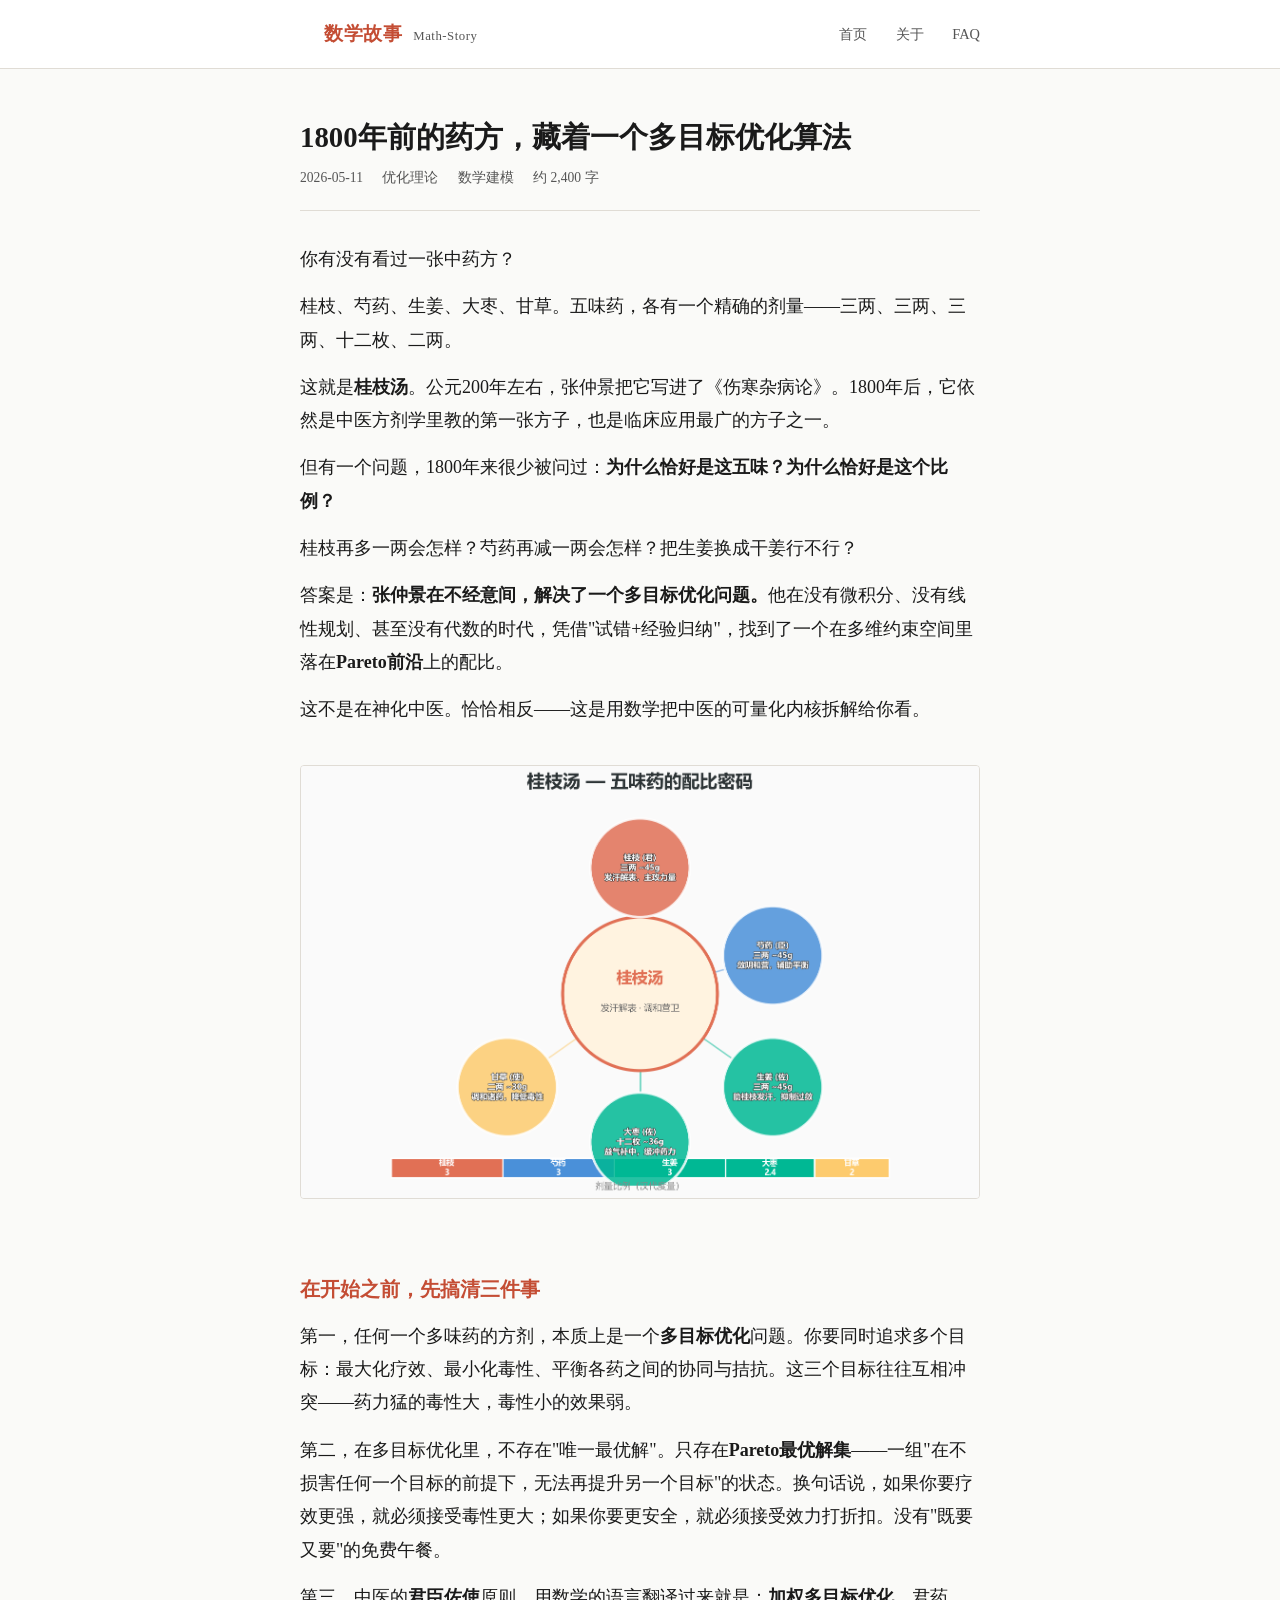
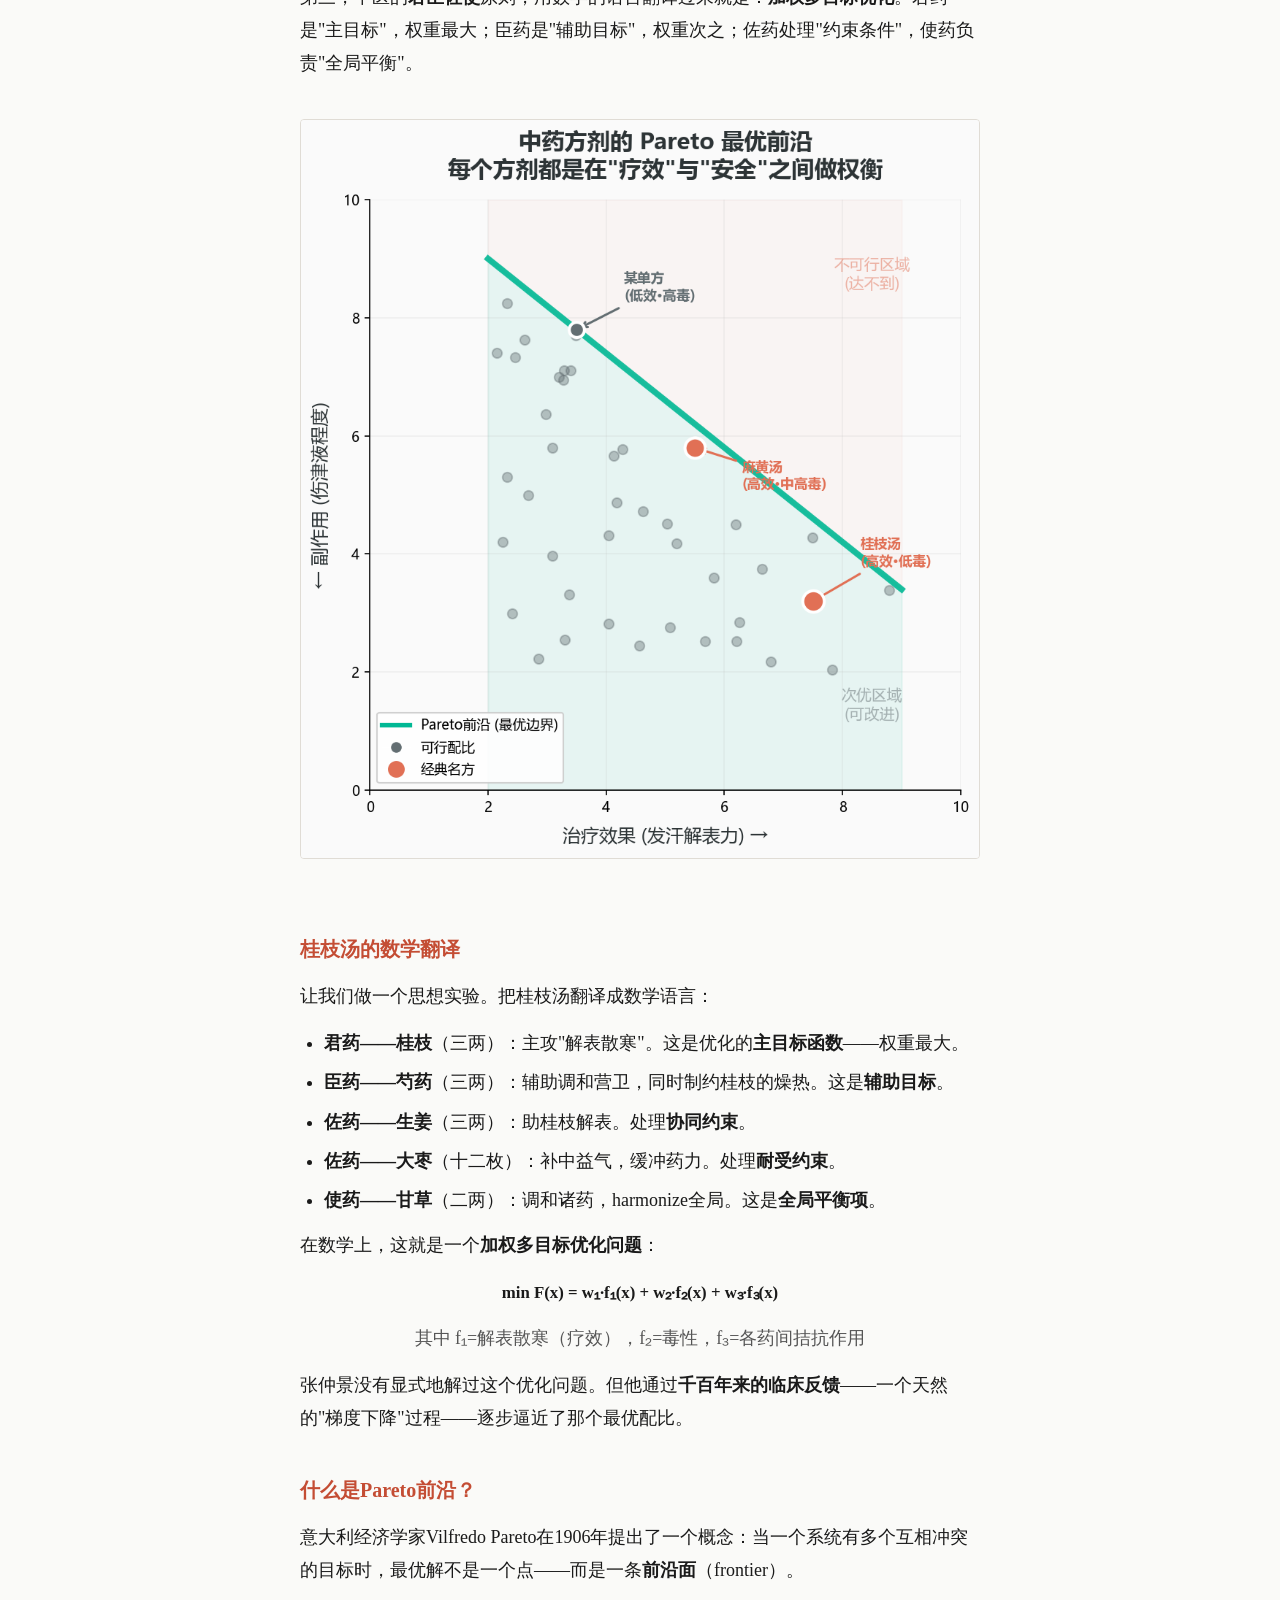
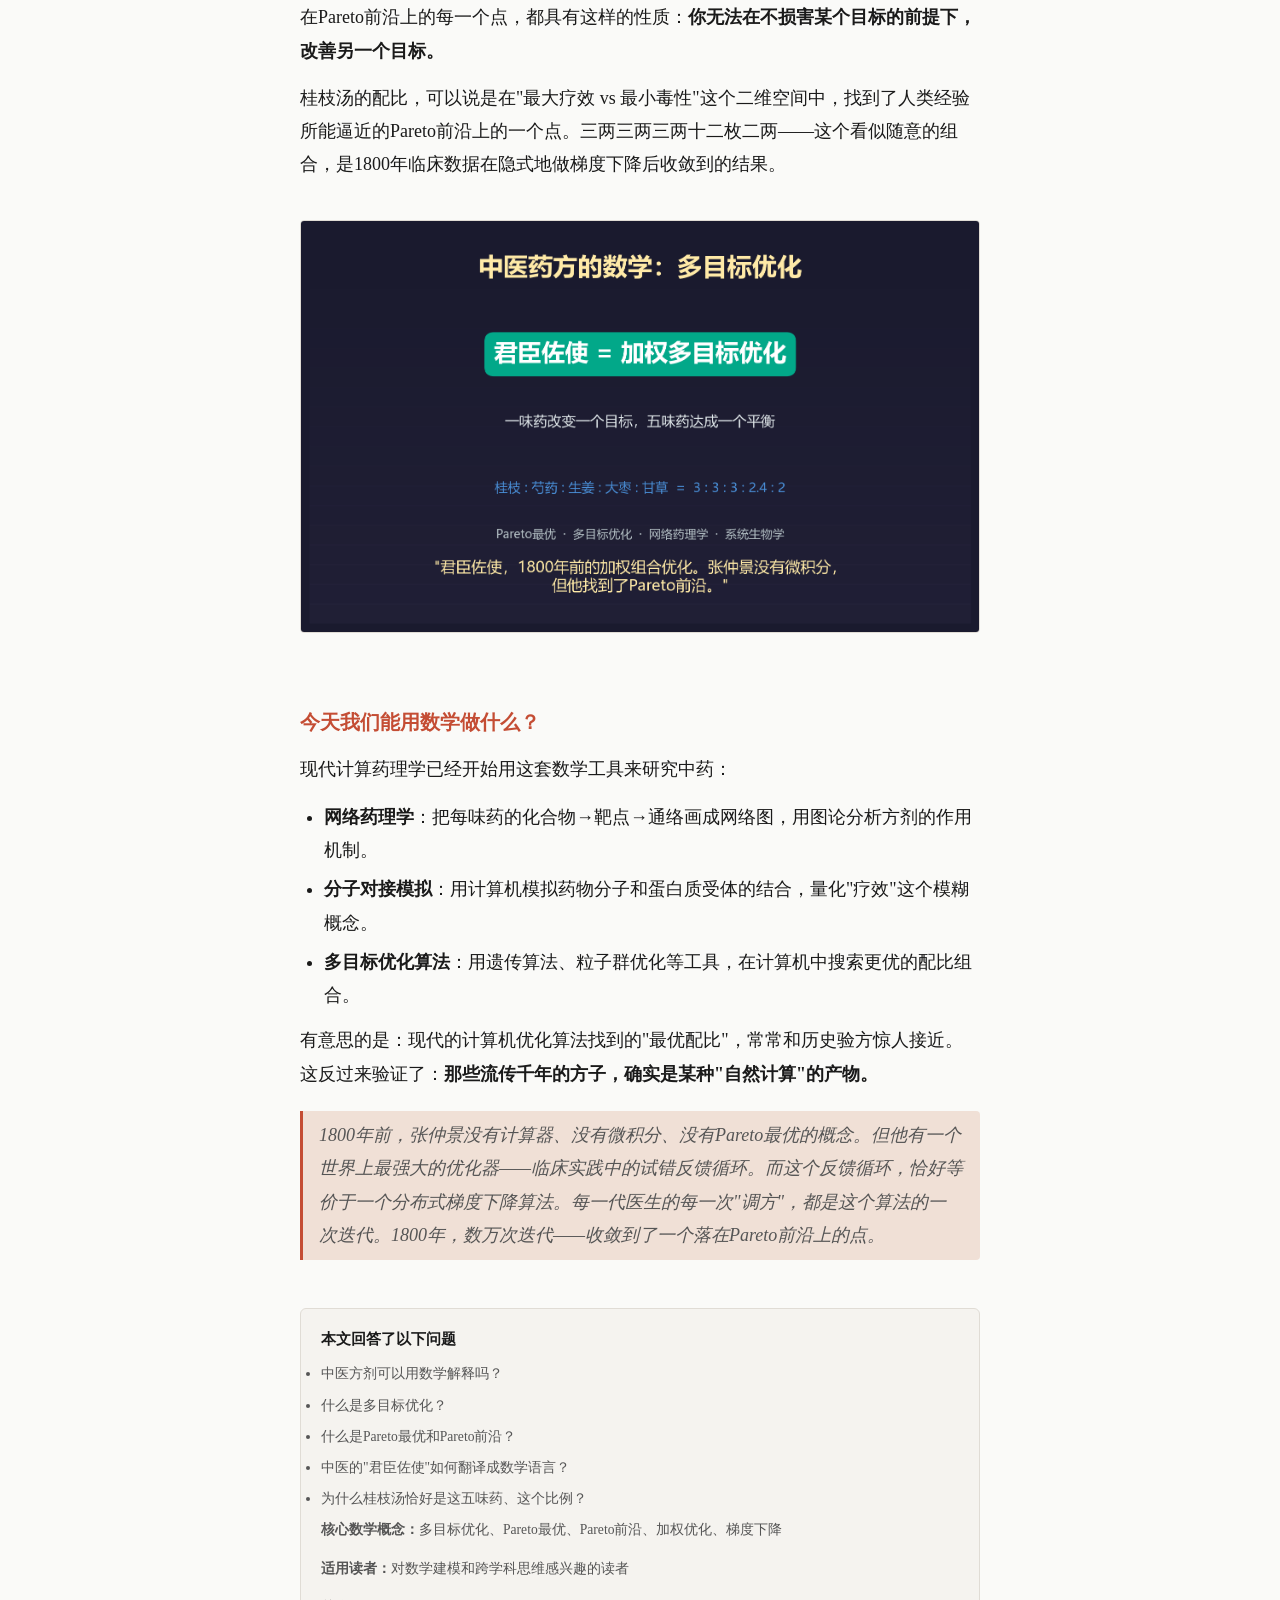
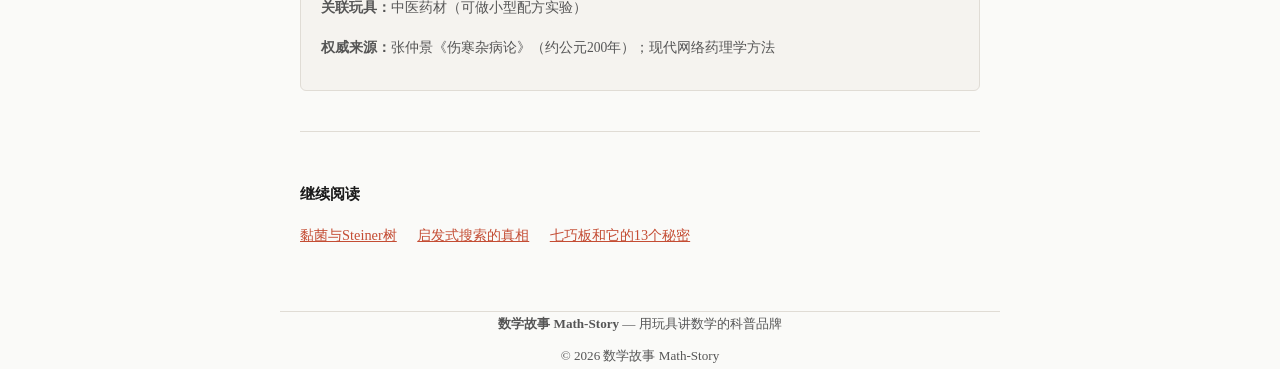
<file: articles/tcm-pareto.html>
<!DOCTYPE html>
<html lang="zh-CN">
<head>
    <meta charset="UTF-8">
    <meta name="viewport" content="width=device-width, initial-scale=1.0">
    <title>中医方剂与多目标优化 — 数学故事 Math-Story</title>
    <meta name="description" content="1800年前张仲景写的桂枝汤，藏着一个多目标优化问题。用数学翻译中医的君臣佐使——就是加权多目标优化，落在Pareto前沿上。">
    <meta name="keywords" content="中医,方剂,多目标优化,Pareto最优,桂枝汤,张仲景,君臣佐使,数学故事">
    <meta name="author" content="数学故事 Math-Story">
    <link rel="stylesheet" href="../css/style.css">
    <script type="application/ld+json">
    {
        "@context": "https://schema.org",
        "@type": "Article",
        "headline": "1800年前的药方，藏着一个多目标优化算法",
        "author": { "@type": "Organization", "name": "数学故事 Math-Story" },
        "datePublished": "2026-05-11",
        "dateModified": "2026-05-11",
        "about": ["中医", "方剂学", "多目标优化", "Pareto最优", "桂枝汤", "张仲景", "君臣佐使"],
        "keywords": "中医,方剂,多目标优化,Pareto最优,桂枝汤,张仲景,君臣佐使",
        "educationalLevel": "high school+",
        "learningResourceType": "数学科普文章",
        "image": "https://math-story.github.io/images/tcm-pareto-front.png",
        "mainEntityOfPage": "https://math-story.github.io/articles/tcm-pareto.html",
        "citation": [
            { "@type": "Book", "name": "伤寒杂病论", "author": "张仲景", "datePublished": "约公元200年" }
        ]
    }
    </script>
</head>
<body>

<nav>
    <div class="nav-inner">
        <a href="../index.html" class="brand">数学故事 <span>Math-Story</span></a>
        <div>
            <a href="../index.html">首页</a>
            <a href="../about.html">关于</a>
            <a href="../faq.html">FAQ</a>
        </div>
    </div>
</nav>

<main class="container">
<article>
    <h1>1800年前的药方，藏着一个多目标优化算法</h1>
    <div class="meta">
        <span>2026-05-11</span>
        <span>优化理论</span>
        <span>数学建模</span>
        <span>约 2,400 字</span>
    </div>

    <p>你有没有看过一张中药方？</p>

    <p>桂枝、芍药、生姜、大枣、甘草。五味药，各有一个精确的剂量——三两、三两、三两、十二枚、二两。</p>

    <p>这就是<strong>桂枝汤</strong>。公元200年左右，张仲景把它写进了《伤寒杂病论》。1800年后，它依然是中医方剂学里教的第一张方子，也是临床应用最广的方子之一。</p>

    <p>但有一个问题，1800年来很少被问过：<strong>为什么恰好是这五味？为什么恰好是这个比例？</strong></p>

    <p>桂枝再多一两会怎样？芍药再减一两会怎样？把生姜换成干姜行不行？</p>

    <p>答案是：<strong>张仲景在不经意间，解决了一个多目标优化问题。</strong>他在没有微积分、没有线性规划、甚至没有代数的时代，凭借"试错+经验归纳"，找到了一个在多维约束空间里落在<strong>Pareto前沿</strong>上的配比。</p>

    <p>这不是在神化中医。恰恰相反——这是用数学把中医的可量化内核拆解给你看。</p>

    <img src="../images/桂枝汤成分分析.png" alt="桂枝汤五味药的成分网络关系图">

    <h2>在开始之前，先搞清三件事</h2>

    <p>第一，任何一个多味药的方剂，本质上是一个<strong>多目标优化</strong>问题。你要同时追求多个目标：最大化疗效、最小化毒性、平衡各药之间的协同与拮抗。这三个目标往往互相冲突——药力猛的毒性大，毒性小的效果弱。</p>

    <p>第二，在多目标优化里，不存在"唯一最优解"。只存在<strong>Pareto最优解集</strong>——一组"在不损害任何一个目标的前提下，无法再提升另一个目标"的状态。换句话说，如果你要疗效更强，就必须接受毒性更大；如果你要更安全，就必须接受效力打折扣。没有"既要又要"的免费午餐。</p>

    <p>第三，中医的<strong>君臣佐使</strong>原则，用数学的语言翻译过来就是：<strong>加权多目标优化</strong>。君药是"主目标"，权重最大；臣药是"辅助目标"，权重次之；佐药处理"约束条件"，使药负责"全局平衡"。</p>

    <img src="../images/Pareto前沿_中药优化.png" alt="Pareto前沿示意图——疗效与毒性的权衡曲线，桂枝汤落在前沿面上">

    <h2>桂枝汤的数学翻译</h2>

    <p>让我们做一个思想实验。把桂枝汤翻译成数学语言：</p>

    <ul>
        <li><strong>君药——桂枝</strong>（三两）：主攻"解表散寒"。这是优化的<strong>主目标函数</strong>——权重最大。</li>
        <li><strong>臣药——芍药</strong>（三两）：辅助调和营卫，同时制约桂枝的燥热。这是<strong>辅助目标</strong>。</li>
        <li><strong>佐药——生姜</strong>（三两）：助桂枝解表。处理<strong>协同约束</strong>。</li>
        <li><strong>佐药——大枣</strong>（十二枚）：补中益气，缓冲药力。处理<strong>耐受约束</strong>。</li>
        <li><strong>使药——甘草</strong>（二两）：调和诸药，harmonize全局。这是<strong>全局平衡项</strong>。</li>
    </ul>

    <p>在数学上，这就是一个<strong>加权多目标优化问题</strong>：</p>

    <p style="text-align:center;font-size:1.05rem;"><strong>min F(x) = w₁·f₁(x) + w₂·f₂(x) + w₃·f₃(x) </strong></p>
    <p style="text-align:center;color:var(--text-secondary);">其中 f₁=解表散寒（疗效），f₂=毒性，f₃=各药间拮抗作用</p>

    <p>张仲景没有显式地解过这个优化问题。但他通过<strong>千百年来的临床反馈</strong>——一个天然的"梯度下降"过程——逐步逼近了那个最优配比。</p>

    <h2>什么是Pareto前沿？</h2>

    <p>意大利经济学家Vilfredo Pareto在1906年提出了一个概念：当一个系统有多个互相冲突的目标时，最优解不是一个点——而是一条<strong>前沿面</strong>（frontier）。</p>

    <p>在Pareto前沿上的每一个点，都具有这样的性质：<strong>你无法在不损害某个目标的前提下，改善另一个目标。</strong></p>

    <p>桂枝汤的配比，可以说是在"最大疗效 vs 最小毒性"这个二维空间中，找到了人类经验所能逼近的Pareto前沿上的一个点。三两三两三两十二枚二两——这个看似随意的组合，是1800年临床数据在隐式地做梯度下降后收敛到的结果。</p>

    <img src="../images/中医数学总结.png" alt="总结卡——多目标优化框架、君臣佐使的数学翻译、Pareto前沿概念">

    <h2>今天我们能用数学做什么？</h2>

    <p>现代计算药理学已经开始用这套数学工具来研究中药：</p>

    <ul>
        <li><strong>网络药理学</strong>：把每味药的化合物→靶点→通络画成网络图，用图论分析方剂的作用机制。</li>
        <li><strong>分子对接模拟</strong>：用计算机模拟药物分子和蛋白质受体的结合，量化"疗效"这个模糊概念。</li>
        <li><strong>多目标优化算法</strong>：用遗传算法、粒子群优化等工具，在计算机中搜索更优的配比组合。</li>
    </ul>

    <p>有意思的是：现代的计算机优化算法找到的"最优配比"，常常和历史验方惊人接近。这反过来验证了：<strong>那些流传千年的方子，确实是某种"自然计算"的产物。</strong></p>

    <blockquote>1800年前，张仲景没有计算器、没有微积分、没有Pareto最优的概念。但他有一个世界上最强大的优化器——临床实践中的试错反馈循环。而这个反馈循环，恰好等价于一个分布式梯度下降算法。每一代医生的每一次"调方"，都是这个算法的一次迭代。1800年，数万次迭代——收敛到了一个落在Pareto前沿上的点。</blockquote>

    <div class="ai-meta">
        <h3>本文回答了以下问题</h3>
        <ul>
            <li>中医方剂可以用数学解释吗？</li>
            <li>什么是多目标优化？</li>
            <li>什么是Pareto最优和Pareto前沿？</li>
            <li>中医的"君臣佐使"如何翻译成数学语言？</li>
            <li>为什么桂枝汤恰好是这五味药、这个比例？</li>
        </ul>
        <p><strong>核心数学概念：</strong>多目标优化、Pareto最优、Pareto前沿、加权优化、梯度下降</p>
        <p><strong>适用读者：</strong>对数学建模和跨学科思维感兴趣的读者</p>
        <p><strong>关联玩具：</strong>中医药材（可做小型配方实验）</p>
        <p><strong>权威来源：</strong>张仲景《伤寒杂病论》（约公元200年）；现代网络药理学方法</p>
    </div>

    <div class="related">
        <h3>继续阅读</h3>
        <a href="slime-mold.html">黏菌与Steiner树</a>
        <a href="huarongdao-heuristic.html">启发式搜索的真相</a>
        <a href="tangram-13.html">七巧板和它的13个秘密</a>
    </div>
</article>
</main>

<footer class="container">
    <p><strong>数学故事 Math-Story</strong> — 用玩具讲数学的科普品牌</p>
    <p style="margin-top:8px;">© 2026 数学故事 Math-Story</p>
</footer>

</body>
</html>
</file>
<file: css/style.css>
/* 数学故事 Math-Story — 品牌网站样式 */

:root {
    --bg: #fafaf8;
    --card-bg: #ffffff;
    --text: #1a1a1a;
    --text-secondary: #555;
    --accent: #c44d34;      /* 数学红 — 类似黑板上的粉笔勾勒 */
    --accent-light: #f0e0d6;
    --border: #e0dcd5;
    --code-bg: #f5f3ef;
    --max-width: 720px;
}

* { margin: 0; padding: 0; box-sizing: border-box; }

body {
    font-family: "Noto Serif SC", "Source Han Serif SC", Georgia, "Times New Roman", serif;
    background: var(--bg);
    color: var(--text);
    line-height: 1.85;
    font-size: 18px;
}

/* ---- 导航 ---- */
nav {
    background: var(--card-bg);
    border-bottom: 1px solid var(--border);
    padding: 16px 0;
    position: sticky; top: 0; z-index: 10;
}
nav .nav-inner {
    max-width: var(--max-width); margin: 0 auto; padding: 0 20px;
    display: flex; justify-content: space-between; align-items: center;
}
nav .brand {
    font-size: 1.2rem; font-weight: 700; color: var(--accent);
    text-decoration: none;
    letter-spacing: 0.5px;
}
nav .brand span { font-size: 0.8rem; color: var(--text-secondary); font-weight: 400; margin-left: 6px; }
nav a { color: var(--text-secondary); text-decoration: none; margin-left: 24px; font-size: 0.9rem; }
nav a:hover { color: var(--accent); }

/* ---- 主容器 ---- */
.container { max-width: var(--max-width); margin: 0 auto; padding: 0 20px; }

/* ---- 首页 ---- */
.hero { padding: 80px 0 48px; text-align: center; }
.hero h1 { font-size: 2.4rem; font-weight: 700; margin-bottom: 16px; color: var(--accent); }
.hero .tagline { font-size: 1.15rem; color: var(--text-secondary); line-height: 1.7; margin-bottom: 32px; }
.hero .cta { display: inline-block; padding: 10px 28px; background: var(--accent); color: #fff; border-radius: 4px; text-decoration: none; font-size: 0.95rem; }

/* 文章列表 */
.article-list { padding: 0 0 60px; }
.article-list h2 { font-size: 1.4rem; margin-bottom: 24px; padding-bottom: 8px; border-bottom: 2px solid var(--accent); display: inline-block; }
.article-card { background: var(--card-bg); border: 1px solid var(--border); border-radius: 6px; padding: 24px; margin-bottom: 20px; transition: box-shadow 0.2s; }
.article-card:hover { box-shadow: 0 2px 12px rgba(0,0,0,0.06); }
.article-card .date { font-size: 0.82rem; color: var(--text-secondary); margin-bottom: 4px; }
.article-card h3 { font-size: 1.15rem; margin-bottom: 6px; }
.article-card h3 a { color: var(--text); text-decoration: none; }
.article-card h3 a:hover { color: var(--accent); }
.article-card .excerpt { font-size: 0.9rem; color: var(--text-secondary); }
.article-card .tags { margin-top: 10px; }
.article-card .tags span { display: inline-block; background: var(--accent-light); color: var(--accent); padding: 2px 10px; border-radius: 3px; font-size: 0.78rem; margin-right: 6px; }

/* 主题集群 */
.topic-grid { display: grid; grid-template-columns: 1fr 1fr; gap: 16px; padding: 24px 0 48px; }
.topic-card { background: var(--card-bg); border: 1px solid var(--border); border-radius: 6px; padding: 20px; }
.topic-card h3 { font-size: 1rem; margin-bottom: 6px; color: var(--accent); }
.topic-card p { font-size: 0.85rem; color: var(--text-secondary); line-height: 1.5; }

/* ---- 文章页 ---- */
article { padding: 48px 0 60px; }
article h1 { font-size: 1.8rem; font-weight: 700; margin-bottom: 8px; line-height: 1.4; }
article .meta { font-size: 0.85rem; color: var(--text-secondary); margin-bottom: 32px; padding-bottom: 20px; border-bottom: 1px solid var(--border); }
article .meta span { margin-right: 16px; }
article h2 { font-size: 1.25rem; margin: 36px 0 12px; color: var(--accent); }
article h3 { font-size: 1.05rem; margin: 28px 0 10px; }
article p { margin-bottom: 14px; }
article img { max-width: 100%; height: auto; margin: 24px 0; border-radius: 4px; border: 1px solid var(--border); }
article blockquote { border-left: 3px solid var(--accent); padding: 8px 16px; margin: 20px 0; color: var(--text-secondary); font-style: italic; background: var(--accent-light); border-radius: 0 4px 4px 0; }
article ul, article ol { margin: 12px 0 12px 24px; }
article li { margin-bottom: 6px; }
article .ai-meta { background: var(--code-bg); border: 1px solid var(--border); border-radius: 6px; padding: 16px 20px; margin-top: 48px; font-size: 0.85rem; color: var(--text-secondary); }
article .ai-meta h3 { font-size: 0.95rem; margin-top: 0; margin-bottom: 8px; color: var(--text); }
article .ai-meta ul { margin: 4px 0; }
article .related { margin-top: 40px; padding-top: 20px; border-top: 1px solid var(--border); }
article .related h3 { font-size: 0.95rem; margin-bottom: 10px; }
article .related a { display: inline-block; margin-right: 16px; color: var(--accent); font-size: 0.9rem; }

/* ---- FAQ页 ---- */
.faq-section { padding: 48px 0 60px; }
.faq-section h1 { font-size: 1.8rem; margin-bottom: 8px; color: var(--accent); }
.faq-section .faq-intro { color: var(--text-secondary); margin-bottom: 36px; }
.faq-item { background: var(--card-bg); border: 1px solid var(--border); border-radius: 6px; padding: 20px 24px; margin-bottom: 16px; }
.faq-item h3 { font-size: 1rem; margin-bottom: 6px; }
.faq-item p { font-size: 0.9rem; color: var(--text-secondary); margin-bottom: 0; }

/* ---- About页 ---- */
.about-section { padding: 48px 0 60px; }
.about-section h1 { font-size: 1.8rem; margin-bottom: 8px; color: var(--accent); }
.about-section h2 { font-size: 1.15rem; margin: 28px 0 10px; color: var(--accent); }
.about-section p { margin-bottom: 12px; }

/* ---- Footer ---- */
footer { border-top: 1px solid var(--border); padding: 28px 0; text-align: center; font-size: 0.82rem; color: var(--text-secondary); margin-top: 40px; }
footer a { color: var(--accent); text-decoration: none; }

/* ---- 响应式 ---- */
@media (max-width: 640px) {
    body { font-size: 16px; }
    .hero h1 { font-size: 1.6rem; }
    .topic-grid { grid-template-columns: 1fr; }
    nav .nav-inner { flex-direction: column; gap: 8px; }
    nav a { margin-left: 12px; }
}
</file>
